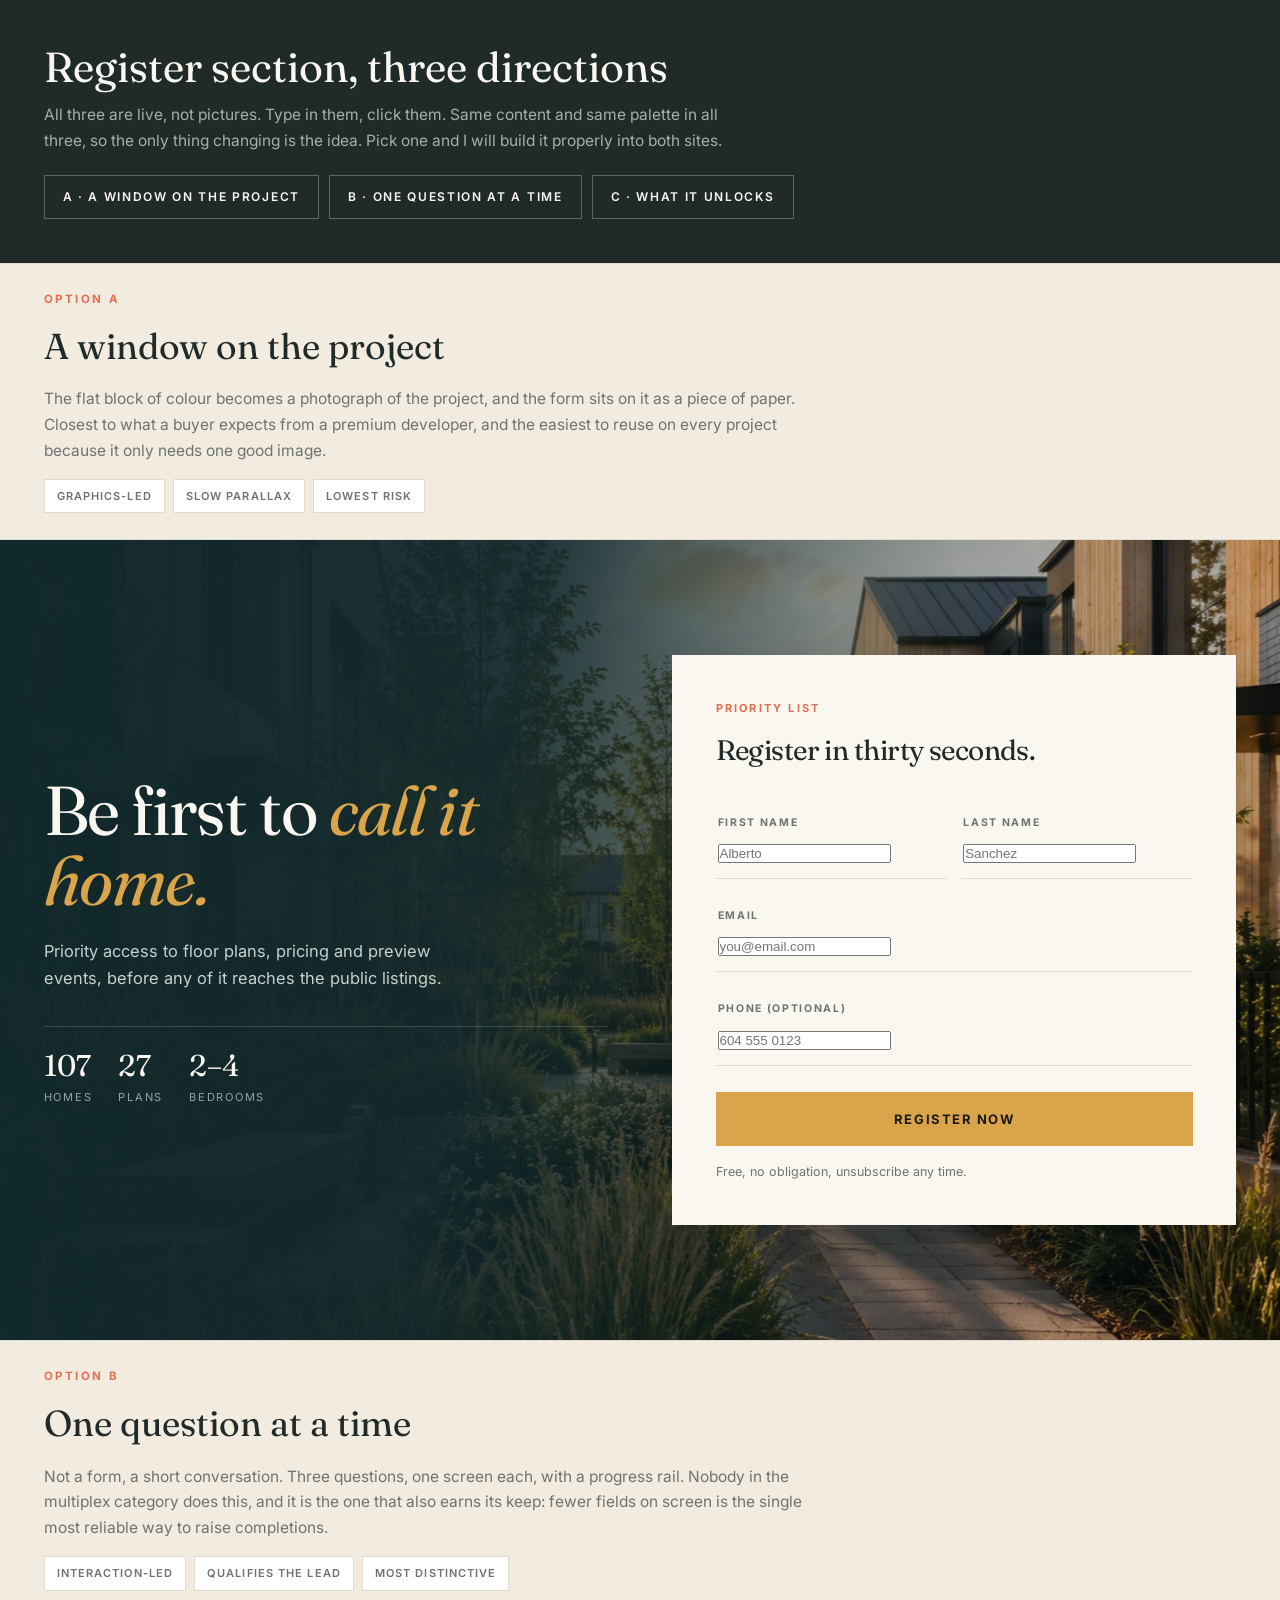
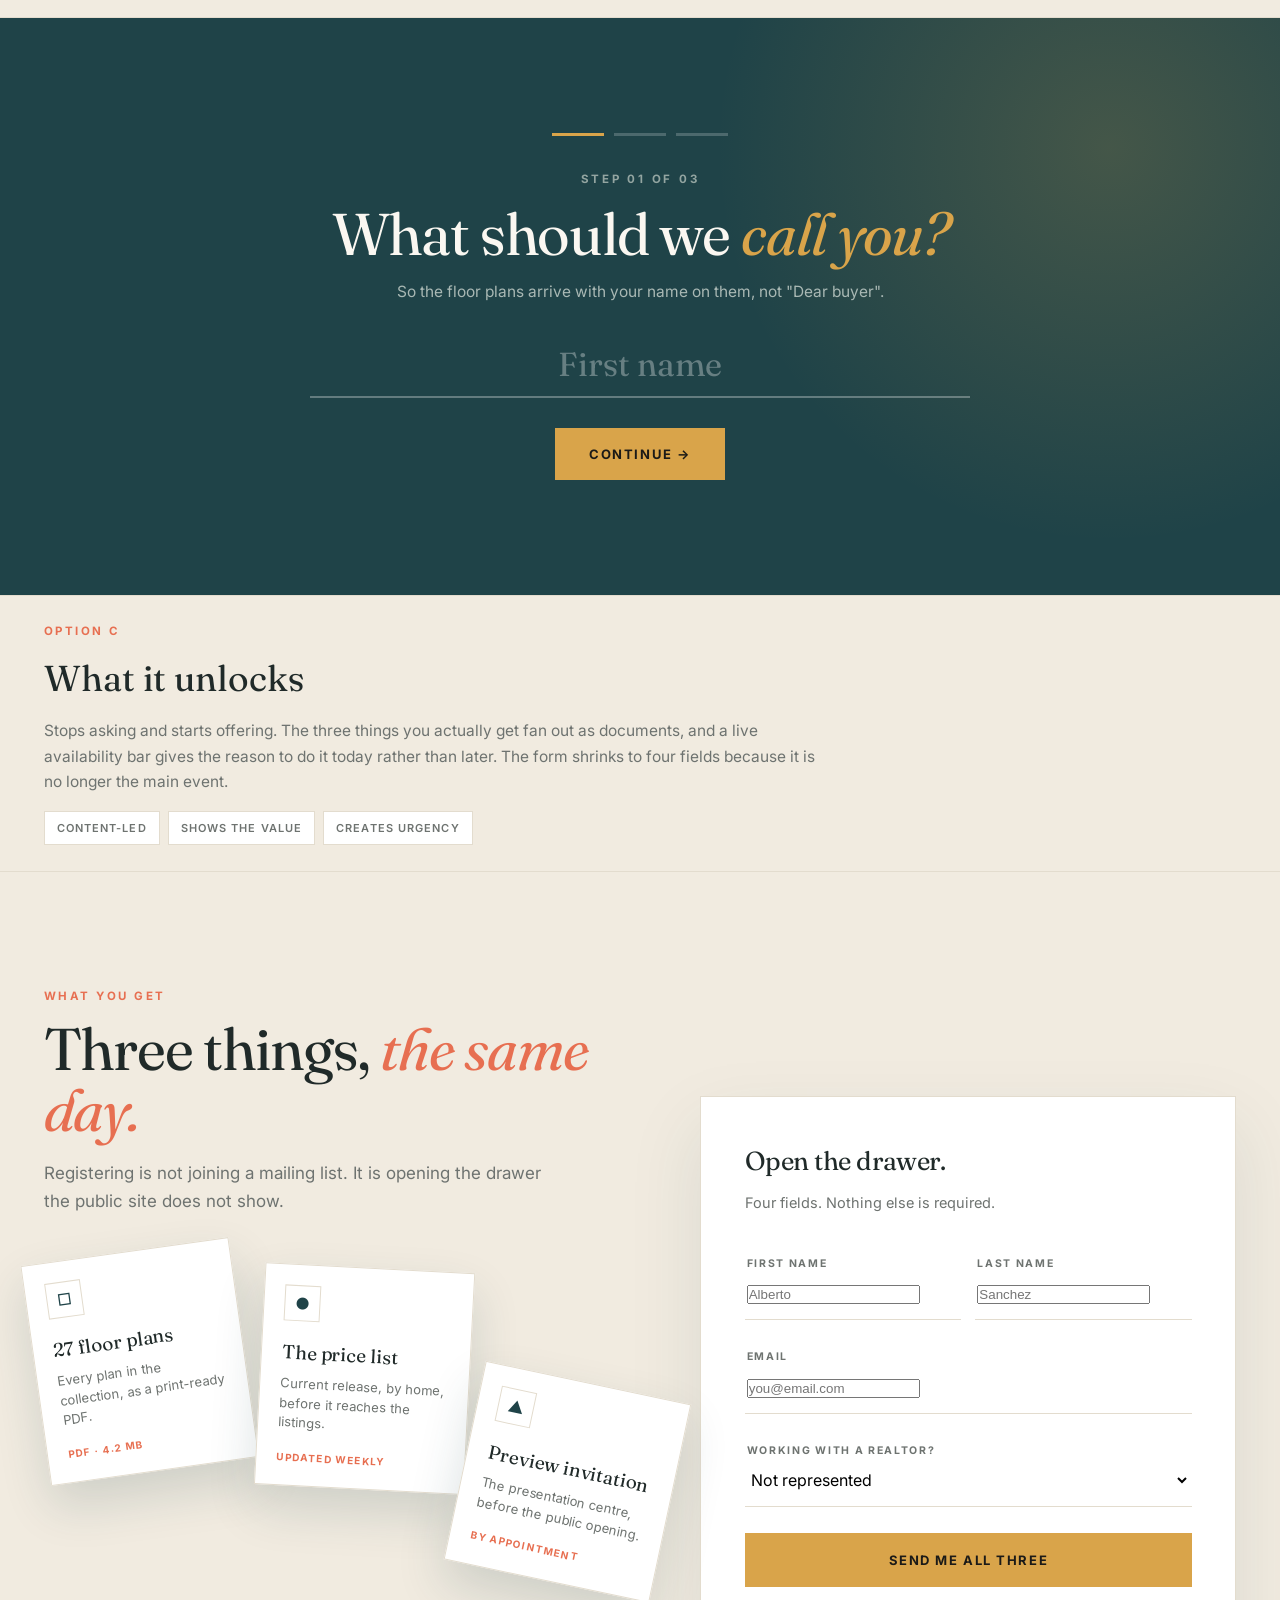
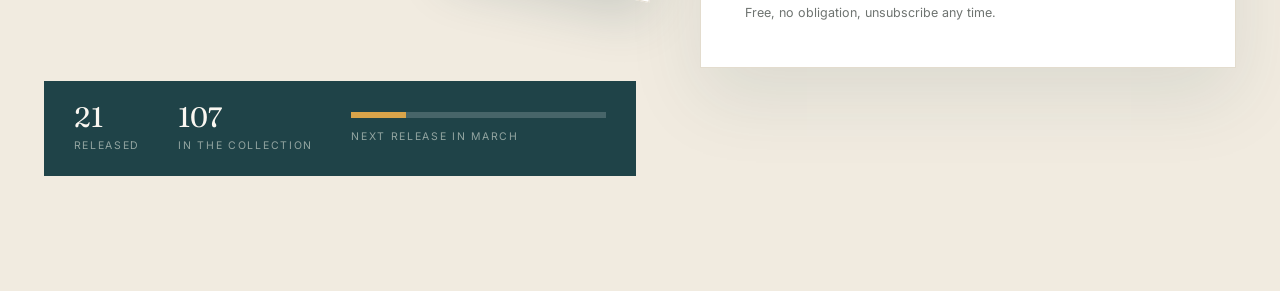
<file: register-options/index.html>
<!DOCTYPE html>
<html lang="en">
<head>
<meta charset="UTF-8">
<meta name="viewport" content="width=device-width, initial-scale=1, viewport-fit=cover">
<meta name="theme-color" content="#1F4348">
<title>Register section: three options | Culmena</title>
<link rel="icon" href="../assets/favicon.svg" type="image/svg+xml">
<link rel="preconnect" href="https://fonts.googleapis.com">
<link rel="preconnect" href="https://fonts.gstatic.com" crossorigin>
<link href="https://fonts.googleapis.com/css2?family=Fraunces:ital,opsz,wght@0,9..144,300..700;1,9..144,300..700&family=Inter:wght@400;500;600;700;800&display=swap" rel="stylesheet">
<style>
:root{
  --forest:#1F4348; --forest-2:#2E5E63; --ink:#202A29; --cream:#FAF7F1;
  --sand:#F1EBE0; --line:#E3DCCE; --terra:#E76F51; --amber:#D9A44A; --muted:#6E7370;
  --shell:1600px; --gutter:clamp(20px,3.4vw,56px);
}
*{box-sizing:border-box;margin:0;padding:0}
html{scroll-behavior:smooth}
body{font-family:'Inter',system-ui,sans-serif;background:var(--cream);color:var(--ink);
  font-size:17px;line-height:1.65;-webkit-font-smoothing:antialiased;overflow-x:hidden}
img{max-width:100%;display:block}
.display{font-family:'Fraunces',Georgia,serif;font-weight:400;letter-spacing:-.02em}
.display i{font-style:italic;color:var(--terra)}
.wrap{width:100%;max-width:var(--shell);margin-inline:auto;padding-inline:var(--gutter)}

/* ---------- chrome de la pagina de comparacion ---------- */
.top{background:var(--ink);color:var(--cream);padding:clamp(26px,4vw,44px) 0}
.top h1{font-family:'Fraunces',serif;font-weight:400;font-size:clamp(26px,3.4vw,42px);line-height:1.1}
.top p{color:#A7AFAC;margin-top:12px;max-width:70ch;font-size:15.5px}
.jump{display:flex;gap:10px;flex-wrap:wrap;margin-top:22px}
.jump a{text-decoration:none;color:var(--cream);border:1px solid rgba(255,255,255,.28);
  padding:11px 18px;font-size:12px;font-weight:600;letter-spacing:.14em;text-transform:uppercase;
  transition:background .3s,border-color .3s}
.jump a:hover{background:var(--cream);color:var(--ink);border-color:var(--cream)}
.label{background:var(--sand);border-top:1px solid var(--line);border-bottom:1px solid var(--line);
  padding:26px 0}
.label .n{font-size:11.5px;font-weight:700;letter-spacing:.22em;text-transform:uppercase;color:var(--terra)}
.label h2{font-family:'Fraunces',serif;font-weight:400;font-size:clamp(24px,3vw,36px);margin-top:8px}
.label p{color:var(--muted);margin-top:10px;max-width:78ch;font-size:15.5px}
.label .tags{display:flex;gap:8px;flex-wrap:wrap;margin-top:16px}
.label .tags span{font-size:11px;letter-spacing:.1em;text-transform:uppercase;font-weight:600;
  border:1px solid var(--line);background:#fff;padding:7px 12px;color:var(--muted)}

/* ---------- comunes de formulario ---------- */
.fld{position:relative}
.fld input,.fld select{width:100%;font-family:inherit;font-size:16px;color:inherit;
  background:transparent;border:0;outline:0}
.btn-amber{background:var(--amber);color:#1B1A17;border:0;font-family:inherit;font-size:13px;
  font-weight:700;letter-spacing:.12em;text-transform:uppercase;padding:19px 26px;cursor:pointer;
  transition:transform .35s cubic-bezier(.2,.7,.2,1),box-shadow .35s,background .3s;width:100%}
.btn-amber:hover{background:#E4B461;transform:translateY(-2px);box-shadow:0 14px 30px rgba(217,164,74,.32)}
.legal{font-size:12.5px;color:var(--muted);line-height:1.6}

/* ================= OPCION A — VENTANA AL PROYECTO ================= */
.a{position:relative;background:var(--forest);color:var(--cream);overflow:hidden;
  padding:clamp(70px,9vw,140px) 0}
.a .bg{position:absolute;inset:0;z-index:0}
.a .bg img{width:100%;height:112%;object-fit:cover;position:absolute;top:-6%;left:0;
  transform:scale(1.04);will-change:transform}
.a .bg::after{content:"";position:absolute;inset:0;
  background:linear-gradient(100deg,#12292C 0%,rgba(18,41,44,.94) 38%,rgba(18,41,44,.35) 68%,rgba(18,41,44,.1) 100%)}
.a .in{position:relative;z-index:2;display:grid;grid-template-columns:1fr 1fr;
  gap:clamp(30px,5vw,90px);align-items:center}
.a h2{font-family:'Fraunces',serif;font-weight:400;font-size:clamp(38px,5.4vw,80px);line-height:1.02}
.a h2 i{font-style:italic;color:var(--amber)}
.a .lede{margin-top:22px;color:#C7D2CE;max-width:44ch;font-size:16.5px}
.a .meta{margin-top:34px;padding-top:24px;border-top:1px solid rgba(255,255,255,.16);
  display:grid;grid-template-columns:repeat(3,auto);gap:26px;justify-content:start}
.a .meta b{display:block;font-family:'Fraunces',serif;font-weight:400;font-size:30px;line-height:1}
.a .meta small{display:block;font-size:11px;letter-spacing:.16em;text-transform:uppercase;
  color:#93A5A1;margin-top:7px}
.card{background:var(--cream);color:var(--ink);padding:clamp(28px,3.4vw,46px);
  box-shadow:0 40px 90px rgba(8,20,22,.44)}
.card .eyebrow{font-size:11px;font-weight:700;letter-spacing:.2em;text-transform:uppercase;color:var(--terra)}
.card h3{font-family:'Fraunces',serif;font-weight:400;font-size:clamp(22px,2.2vw,30px);margin-top:10px}
.grid2{display:grid;grid-template-columns:1fr 1fr;gap:14px;margin-top:26px}
.grid2 .full{grid-column:1/-1}
/* Campo con linea, no caja: se lee menos formulario y mas papel */
.line-fld{border-bottom:1px solid var(--line);padding:14px 2px 12px;transition:border-color .3s}
.line-fld:focus-within{border-color:var(--forest)}
.line-fld label{display:block;font-size:10.5px;font-weight:700;letter-spacing:.16em;
  text-transform:uppercase;color:var(--muted);margin-bottom:7px}
.a .btn-amber{margin-top:26px}
.a .legal{margin-top:16px}
@media(max-width:960px){.a .in{grid-template-columns:1fr}.a .meta{grid-template-columns:repeat(3,1fr)}}

/* ================= OPCION B — PASO A PASO ================= */
.b{background:var(--forest);color:var(--cream);padding:clamp(70px,9vw,140px) 0;position:relative;overflow:hidden}
.b .glow{position:absolute;width:900px;height:900px;border-radius:50%;right:-280px;top:-320px;
  background:radial-gradient(circle,rgba(217,164,74,.20),transparent 62%);pointer-events:none}
.b .in{position:relative;z-index:2;max-width:940px;margin-inline:auto;text-align:center}
.b .rail{display:flex;gap:10px;justify-content:center;margin-bottom:34px}
.b .rail span{width:52px;height:3px;background:rgba(255,255,255,.2);transition:background .5s}
.b .rail span.on{background:var(--amber)}
.b .stepno{font-size:11.5px;font-weight:700;letter-spacing:.24em;text-transform:uppercase;color:#93A5A1}
.b .q{font-family:'Fraunces',serif;font-weight:400;font-size:clamp(32px,4.6vw,64px);line-height:1.06;
  margin-top:14px}
.b .q i{font-style:italic;color:var(--amber)}
.b .hint{color:#A9B8B4;margin-top:14px;font-size:15.5px}
.b .stage{position:relative;min-height:250px;margin-top:34px}
.b .step{position:absolute;inset:0;opacity:0;transform:translateY(22px);pointer-events:none;
  transition:opacity .5s ease,transform .5s cubic-bezier(.2,.7,.2,1)}
.b .step.on{opacity:1;transform:none;pointer-events:auto;position:relative}
.b .row{display:flex;gap:12px;justify-content:center;flex-wrap:wrap;max-width:660px;margin:0 auto}
.b .big-input{flex:1;min-width:240px;background:transparent;border:0;border-bottom:2px solid rgba(255,255,255,.3);
  color:var(--cream);font-family:'Fraunces',serif;font-size:clamp(22px,2.6vw,34px);
  padding:12px 4px;text-align:center;outline:0;transition:border-color .35s}
.b .big-input::placeholder{color:rgba(255,255,255,.32)}
.b .big-input:focus{border-color:var(--amber)}
.b .opts{display:flex;gap:12px;justify-content:center;flex-wrap:wrap}
.b .opt{background:transparent;color:var(--cream);border:1px solid rgba(255,255,255,.3);
  font-family:inherit;font-size:14px;font-weight:600;padding:16px 26px;cursor:pointer;
  transition:background .3s,border-color .3s,color .3s,transform .3s}
.b .opt:hover{transform:translateY(-3px);border-color:var(--amber)}
.b .opt.on{background:var(--amber);border-color:var(--amber);color:#1B1A17}
.b .next{margin-top:30px;display:inline-flex;align-items:center;gap:12px;background:var(--amber);
  color:#1B1A17;border:0;font-family:inherit;font-size:13px;font-weight:700;letter-spacing:.12em;
  text-transform:uppercase;padding:18px 34px;cursor:pointer;transition:transform .35s,box-shadow .35s}
.b .next:hover{transform:translateY(-2px);box-shadow:0 14px 30px rgba(217,164,74,.3)}
.b .done{display:none;text-align:center}
.b .done.on{display:block;animation:pop .6s cubic-bezier(.2,.7,.2,1) both}
@keyframes pop{from{opacity:0;transform:scale(.94)}to{opacity:1;transform:none}}
.b .tick{width:66px;height:66px;border-radius:50%;border:2px solid var(--amber);color:var(--amber);
  display:grid;place-items:center;font-size:30px;margin:0 auto 22px}
.b .legal{color:#8FA09C;margin-top:26px}

/* ================= OPCION C — LO QUE DESBLOQUEAS ================= */
.c{background:var(--sand);padding:clamp(70px,9vw,140px) 0}
.c .in{display:grid;grid-template-columns:1.05fr .95fr;gap:clamp(34px,5vw,86px);align-items:center}
.c .eyebrow{font-size:11.5px;font-weight:700;letter-spacing:.22em;text-transform:uppercase;color:var(--terra)}
.c h2{font-family:'Fraunces',serif;font-weight:400;font-size:clamp(34px,4.6vw,62px);line-height:1.04;margin-top:12px}
.c h2 i{font-style:italic;color:var(--terra)}
.c .lede{color:var(--muted);margin-top:18px;max-width:46ch}
/* Las tres cartas se abren en abanico al entrar en pantalla */
/* The third card is rotated 12deg, so it hangs lower than its own box: the
   height has to clear the rotated corner or it sits on the availability bar. */
.fan{position:relative;height:392px;margin-top:40px}
.fan .doc{position:absolute;left:0;top:0;width:210px;background:#fff;border:1px solid var(--line);
  box-shadow:0 22px 48px rgba(31,67,72,.16);padding:20px;transform-origin:bottom left;
  transform:rotate(0deg) translateY(0);opacity:0;
  transition:transform .85s cubic-bezier(.2,.75,.2,1),opacity .6s ease}
.fan.in .doc{opacity:1}
.fan.in .doc:nth-child(1){transform:rotate(-8deg) translate(6px,10px)}
.fan.in .doc:nth-child(2){transform:rotate(3deg) translate(210px,-4px)}
.fan.in .doc:nth-child(3){transform:rotate(12deg) translate(412px,16px)}
.fan .doc:nth-child(2){transition-delay:.12s}
.fan .doc:nth-child(3){transition-delay:.24s}
.fan .doc .ic{width:36px;height:36px;border:1px solid var(--line);display:grid;place-items:center;
  color:var(--forest);font-size:16px}
.fan .doc b{display:block;font-family:'Fraunces',serif;font-weight:400;font-size:19px;margin-top:16px}
.fan .doc small{display:block;color:var(--muted);font-size:13px;margin-top:6px;line-height:1.5}
.fan .doc .tag{margin-top:16px;font-size:10px;font-weight:700;letter-spacing:.14em;
  text-transform:uppercase;color:var(--terra)}
.avail{margin-top:34px;background:var(--forest);color:var(--cream);padding:22px clamp(20px,2.4vw,30px);
  display:flex;gap:clamp(18px,3vw,44px);flex-wrap:wrap;align-items:center}
.avail div b{display:block;font-family:'Fraunces',serif;font-weight:400;font-size:28px;line-height:1}
.avail div small{display:block;font-size:10.5px;letter-spacing:.16em;text-transform:uppercase;
  color:#93A5A1;margin-top:6px}
.avail .bar{flex:1;min-width:150px}
.avail .track{height:6px;background:rgba(255,255,255,.18);overflow:hidden}
.avail .fill{height:100%;width:0;background:var(--amber);transition:width 1.6s cubic-bezier(.2,.7,.2,1)}
.c .formcard{background:#fff;border:1px solid var(--line);padding:clamp(28px,3.4vw,44px);
  box-shadow:0 30px 70px rgba(31,67,72,.10)}
.c .formcard h3{font-family:'Fraunces',serif;font-weight:400;font-size:26px}
.c .formcard .sub{color:var(--muted);font-size:14.5px;margin-top:8px}
@media(max-width:1040px){.c .in{grid-template-columns:1fr}
  .fan{height:260px}
  .fan.in .doc:nth-child(1){transform:rotate(-6deg) translate(2px,6px)}
  .fan.in .doc:nth-child(2){transform:rotate(2deg) translate(30%,0)}
  .fan.in .doc:nth-child(3){transform:rotate(9deg) translate(62%,10px)}}
@media(max-width:640px){.grid2{grid-template-columns:1fr}.fan .doc{width:170px}}
</style>
</head>
<body>

<div class="top">
  <div class="wrap">
    <h1>Register section, three directions</h1>
    <p>All three are live, not pictures. Type in them, click them. Same content and same palette in
       all three, so the only thing changing is the idea. Pick one and I will build it properly into
       both sites.</p>
    <div class="jump">
      <a href="#a">A · A window on the project</a>
      <a href="#b">B · One question at a time</a>
      <a href="#c">C · What it unlocks</a>
    </div>
  </div>
</div>

<!-- ============ A ============ -->
<div class="label" id="a">
  <div class="wrap">
    <div class="n">Option A</div>
    <h2>A window on the project</h2>
    <p>The flat block of colour becomes a photograph of the project, and the form sits on it as a
       piece of paper. Closest to what a buyer expects from a premium developer, and the easiest to
       reuse on every project because it only needs one good image.</p>
    <div class="tags"><span>Graphics-led</span><span>Slow parallax</span><span>Lowest risk</span></div>
  </div>
</div>
<section class="a">
  <div class="bg"><img src="../assets/img/03-courtyard.webp" alt="" aria-hidden="true"></div>
  <div class="wrap in">
    <div>
      <h2 class="display">Be first to <i>call it home.</i></h2>
      <p class="lede">Priority access to floor plans, pricing and preview events, before any of it
         reaches the public listings.</p>
      <div class="meta">
        <div><b>107</b><small>Homes</small></div>
        <div><b>27</b><small>Plans</small></div>
        <div><b>2&ndash;4</b><small>Bedrooms</small></div>
      </div>
    </div>
    <form class="card" data-demo>
      <div class="eyebrow">Priority list</div>
      <h3 class="display">Register in thirty seconds.</h3>
      <div class="grid2">
        <div class="line-fld"><label>First name</label><input placeholder="Alberto" required></div>
        <div class="line-fld"><label>Last name</label><input placeholder="Sanchez" required></div>
        <div class="line-fld full"><label>Email</label><input type="email" placeholder="you@email.com" required></div>
        <div class="line-fld full"><label>Phone (optional)</label><input type="tel" placeholder="604 555 0123"></div>
      </div>
      <button class="btn-amber" type="submit">Register now</button>
      <p class="legal">Free, no obligation, unsubscribe any time.</p>
    </form>
  </div>
</section>

<!-- ============ B ============ -->
<div class="label" id="b">
  <div class="wrap">
    <div class="n">Option B</div>
    <h2>One question at a time</h2>
    <p>Not a form, a short conversation. Three questions, one screen each, with a progress rail.
       Nobody in the multiplex category does this, and it is the one that also earns its keep:
       fewer fields on screen is the single most reliable way to raise completions.</p>
    <div class="tags"><span>Interaction-led</span><span>Qualifies the lead</span><span>Most distinctive</span></div>
  </div>
</div>
<section class="b">
  <div class="glow"></div>
  <div class="wrap in">
    <div id="bForm">
      <div class="rail"><span class="on"></span><span></span><span></span></div>
      <div class="stage">

        <div class="step on" data-step="1">
          <div class="stepno">Step 01 of 03</div>
          <div class="q display">What should we <i>call you?</i></div>
          <p class="hint">So the floor plans arrive with your name on them, not "Dear buyer".</p>
          <div class="row" style="margin-top:26px">
            <input class="big-input" placeholder="First name" id="bName">
          </div>
          <button class="next" type="button" data-next>Continue &rarr;</button>
        </div>

        <div class="step" data-step="2">
          <div class="stepno">Step 02 of 03</div>
          <div class="q display">How many <i>bedrooms?</i></div>
          <p class="hint">We will only send you the plans that fit.</p>
          <div class="opts" style="margin-top:26px">
            <button class="opt" type="button" data-pick>Two</button>
            <button class="opt" type="button" data-pick>Three</button>
            <button class="opt" type="button" data-pick>Four</button>
            <button class="opt" type="button" data-pick>Still deciding</button>
          </div>
          <button class="next" type="button" data-next>Continue &rarr;</button>
        </div>

        <div class="step" data-step="3">
          <div class="stepno">Step 03 of 03</div>
          <div class="q display">Where do we <i>send them?</i></div>
          <p class="hint">One email with the plans, then only when something real changes.</p>
          <div class="row" style="margin-top:26px">
            <input class="big-input" type="email" placeholder="you@email.com" id="bMail">
          </div>
          <button class="next" type="button" data-next>Send me the plans &rarr;</button>
          <p class="legal">Free, no obligation, unsubscribe any time.</p>
        </div>

      </div>
    </div>

    <div class="done" id="bDone">
      <div class="tick">&#10003;</div>
      <div class="q display">You are on the <i>list.</i></div>
      <p class="hint" id="bMsg">The plans are on their way.</p>
      <button class="next" type="button" id="bReset">Run it again</button>
    </div>
  </div>
</section>

<!-- ============ C ============ -->
<div class="label" id="c">
  <div class="wrap">
    <div class="n">Option C</div>
    <h2>What it unlocks</h2>
    <p>Stops asking and starts offering. The three things you actually get fan out as documents,
       and a live availability bar gives the reason to do it today rather than later. The form
       shrinks to four fields because it is no longer the main event.</p>
    <div class="tags"><span>Content-led</span><span>Shows the value</span><span>Creates urgency</span></div>
  </div>
</div>
<section class="c">
  <div class="wrap in">
    <div>
      <div class="eyebrow">What you get</div>
      <h2 class="display">Three things, <i>the same day.</i></h2>
      <p class="lede">Registering is not joining a mailing list. It is opening the drawer the public
         site does not show.</p>

      <div class="fan" id="fan">
        <div class="doc">
          <div class="ic">&#9633;</div>
          <b>27 floor plans</b>
          <small>Every plan in the collection, as a print-ready PDF.</small>
          <div class="tag">PDF &middot; 4.2 MB</div>
        </div>
        <div class="doc">
          <div class="ic">&#9679;</div>
          <b>The price list</b>
          <small>Current release, by home, before it reaches the listings.</small>
          <div class="tag">Updated weekly</div>
        </div>
        <div class="doc">
          <div class="ic">&#9650;</div>
          <b>Preview invitation</b>
          <small>The presentation centre, before the public opening.</small>
          <div class="tag">By appointment</div>
        </div>
      </div>

      <div class="avail">
        <div><b id="cSold">0</b><small>Released</small></div>
        <div><b>107</b><small>In the collection</small></div>
        <div class="bar">
          <div class="track"><div class="fill" id="cFill"></div></div>
          <small style="display:block;margin-top:10px;font-size:10.5px;letter-spacing:.16em;
                 text-transform:uppercase;color:#93A5A1">Next release in March</small>
        </div>
      </div>
    </div>

    <form class="formcard" data-demo>
      <h3 class="display">Open the drawer.</h3>
      <p class="sub">Four fields. Nothing else is required.</p>
      <div class="grid2">
        <div class="line-fld"><label>First name</label><input placeholder="Alberto" required></div>
        <div class="line-fld"><label>Last name</label><input placeholder="Sanchez" required></div>
        <div class="line-fld full"><label>Email</label><input type="email" placeholder="you@email.com" required></div>
        <div class="line-fld full"><label>Working with a realtor?</label>
          <select style="border:0;background:transparent;font-family:inherit;font-size:16px;width:100%;outline:0">
            <option>Not represented</option><option>Yes, represented</option><option>I am a realtor</option>
          </select>
        </div>
      </div>
      <button class="btn-amber" type="submit" style="margin-top:26px">Send me all three</button>
      <p class="legal" style="margin-top:16px">Free, no obligation, unsubscribe any time.</p>
    </form>
  </div>
</section>

<script>
/* demo: ningun formulario envia nada */
document.querySelectorAll('form[data-demo]').forEach(f =>
  f.addEventListener('submit', e => { e.preventDefault(); alert('Demo only, no data is sent.'); }));

/* ---- A: parallax lento sobre la foto ---- */
const aBg = document.querySelector('.a .bg img');
if (aBg) {
  const sec = document.querySelector('.a');
  addEventListener('scroll', () => {
    const r = sec.getBoundingClientRect();
    if (r.bottom < 0 || r.top > innerHeight) return;
    const p = (innerHeight - r.top) / (innerHeight + r.height);
    aBg.style.transform = `scale(1.06) translateY(${(p - .5) * 46}px)`;
  }, { passive: true });
}

/* ---- B: el paso a paso ---- */
{
  const steps = [...document.querySelectorAll('.b .step')];
  const rail  = [...document.querySelectorAll('.b .rail span')];
  const form  = document.getElementById('bForm');
  const done  = document.getElementById('bDone');
  let i = 0;
  const show = n => {
    steps.forEach((s, k) => s.classList.toggle('on', k === n));
    rail.forEach((s, k) => s.classList.toggle('on', k <= n));
    const inp = steps[n].querySelector('input');
    if (inp) setTimeout(() => inp.focus({ preventScroll: true }), 380);
  };
  document.querySelectorAll('.b [data-pick]').forEach(b =>
    b.addEventListener('click', () => {
      b.parentElement.querySelectorAll('.opt').forEach(o => o.classList.remove('on'));
      b.classList.add('on');
    }));
  document.querySelectorAll('.b [data-next]').forEach(b =>
    b.addEventListener('click', () => {
      if (i < steps.length - 1) { i++; show(i); return; }
      const name = (document.getElementById('bName').value || '').trim();
      document.getElementById('bMsg').textContent = name
        ? `${name}, the plans are on their way.` : 'The plans are on their way.';
      form.style.display = 'none'; done.classList.add('on');
    }));
  /* Enter avanza, que es la mitad de la gracia de un formulario asi */
  document.querySelectorAll('.b .big-input').forEach(inp =>
    inp.addEventListener('keydown', e => {
      if (e.key === 'Enter') { e.preventDefault(); inp.closest('.step').querySelector('[data-next]').click(); }
    }));
  document.getElementById('bReset').addEventListener('click', () => {
    i = 0; show(0); done.classList.remove('on'); form.style.display = '';
    document.querySelectorAll('.b .big-input').forEach(x => x.value = '');
    document.querySelectorAll('.b .opt').forEach(o => o.classList.remove('on'));
  });
}

/* ---- C: abanico y contador al entrar en pantalla ---- */
{
  const fan = document.getElementById('fan');
  const io = new IntersectionObserver(es => es.forEach(e => {
    if (!e.isIntersecting) return;
    fan.classList.add('in');
    document.getElementById('cFill').style.width = '21.5%';
    const el = document.getElementById('cSold'), target = 23, t0 = performance.now();
    const tick = now => {
      const p = Math.min((now - t0) / 1400, 1);
      el.textContent = Math.round(target * (1 - Math.pow(1 - p, 3)));
      if (p < 1) requestAnimationFrame(tick);
    };
    requestAnimationFrame(tick);
    io.disconnect();
  }), { threshold: .3 });
  io.observe(fan);
}
</script>
</body>
</html>
</file>
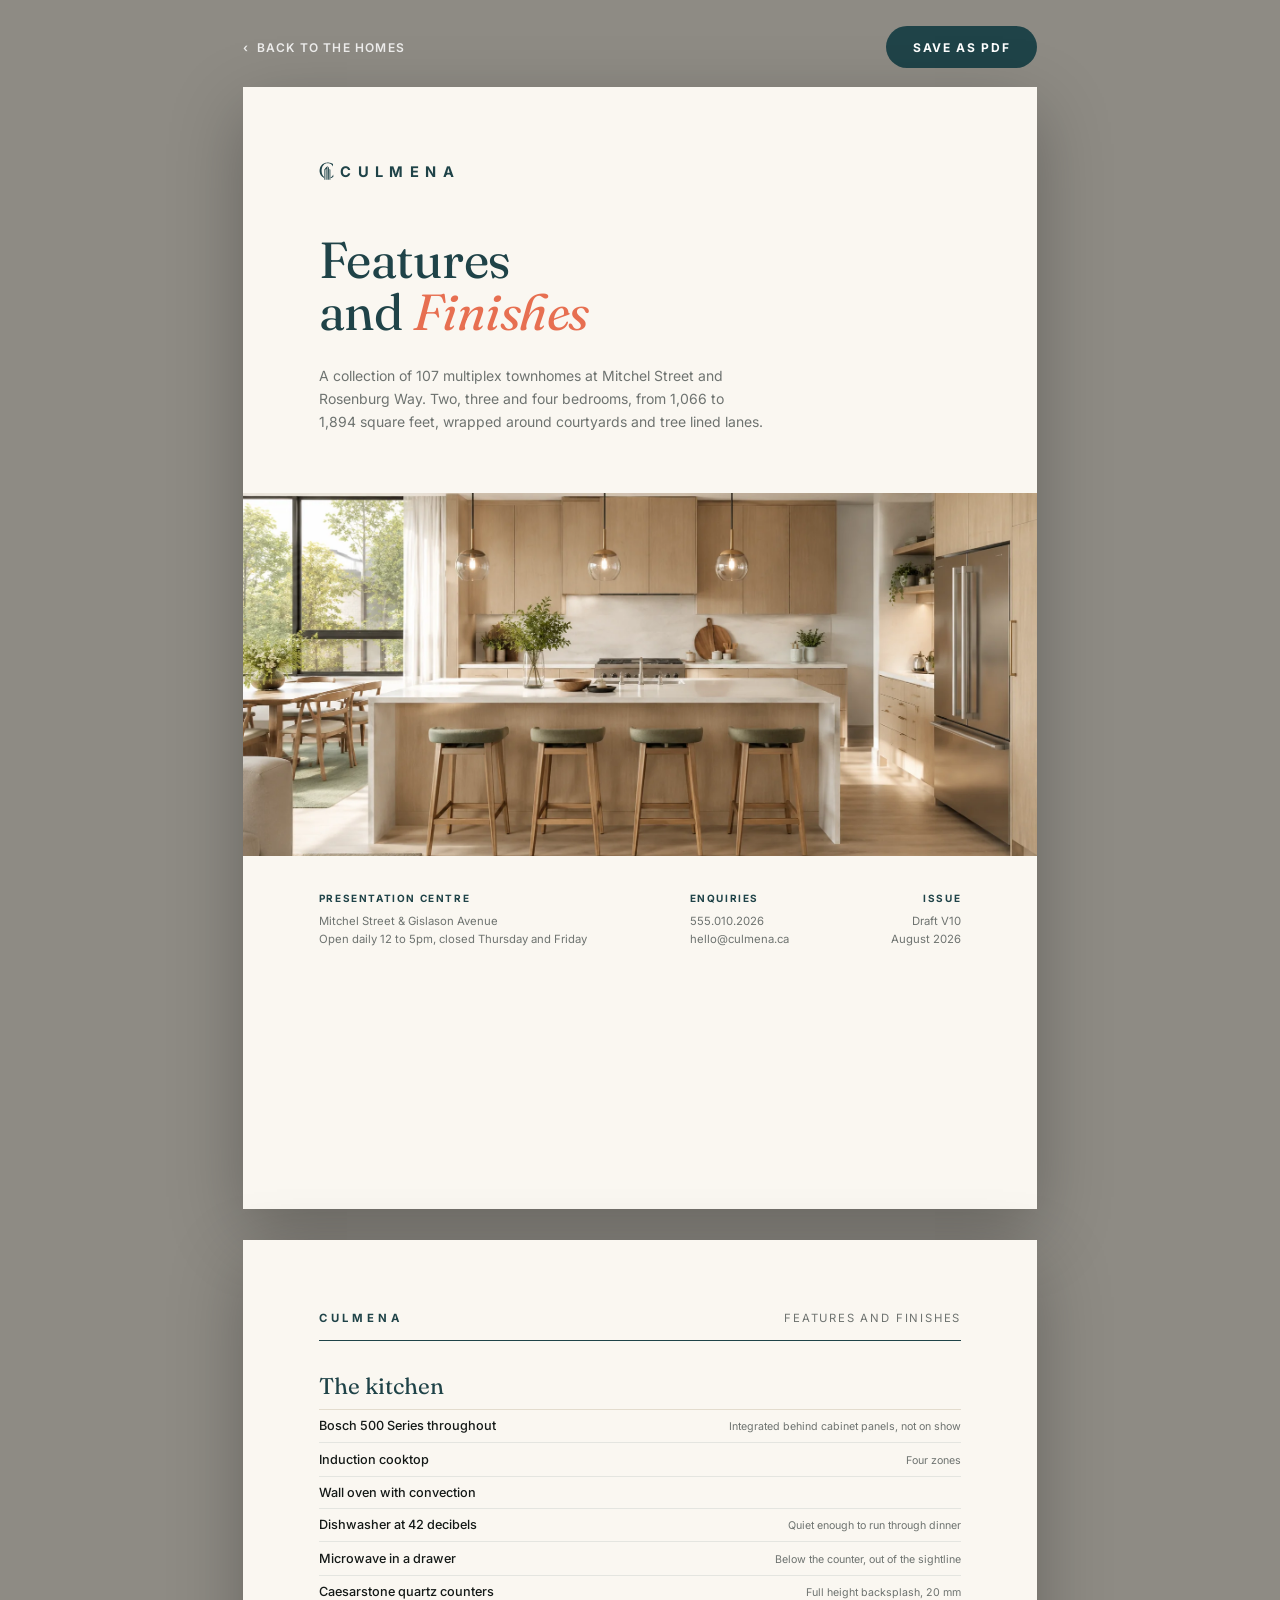
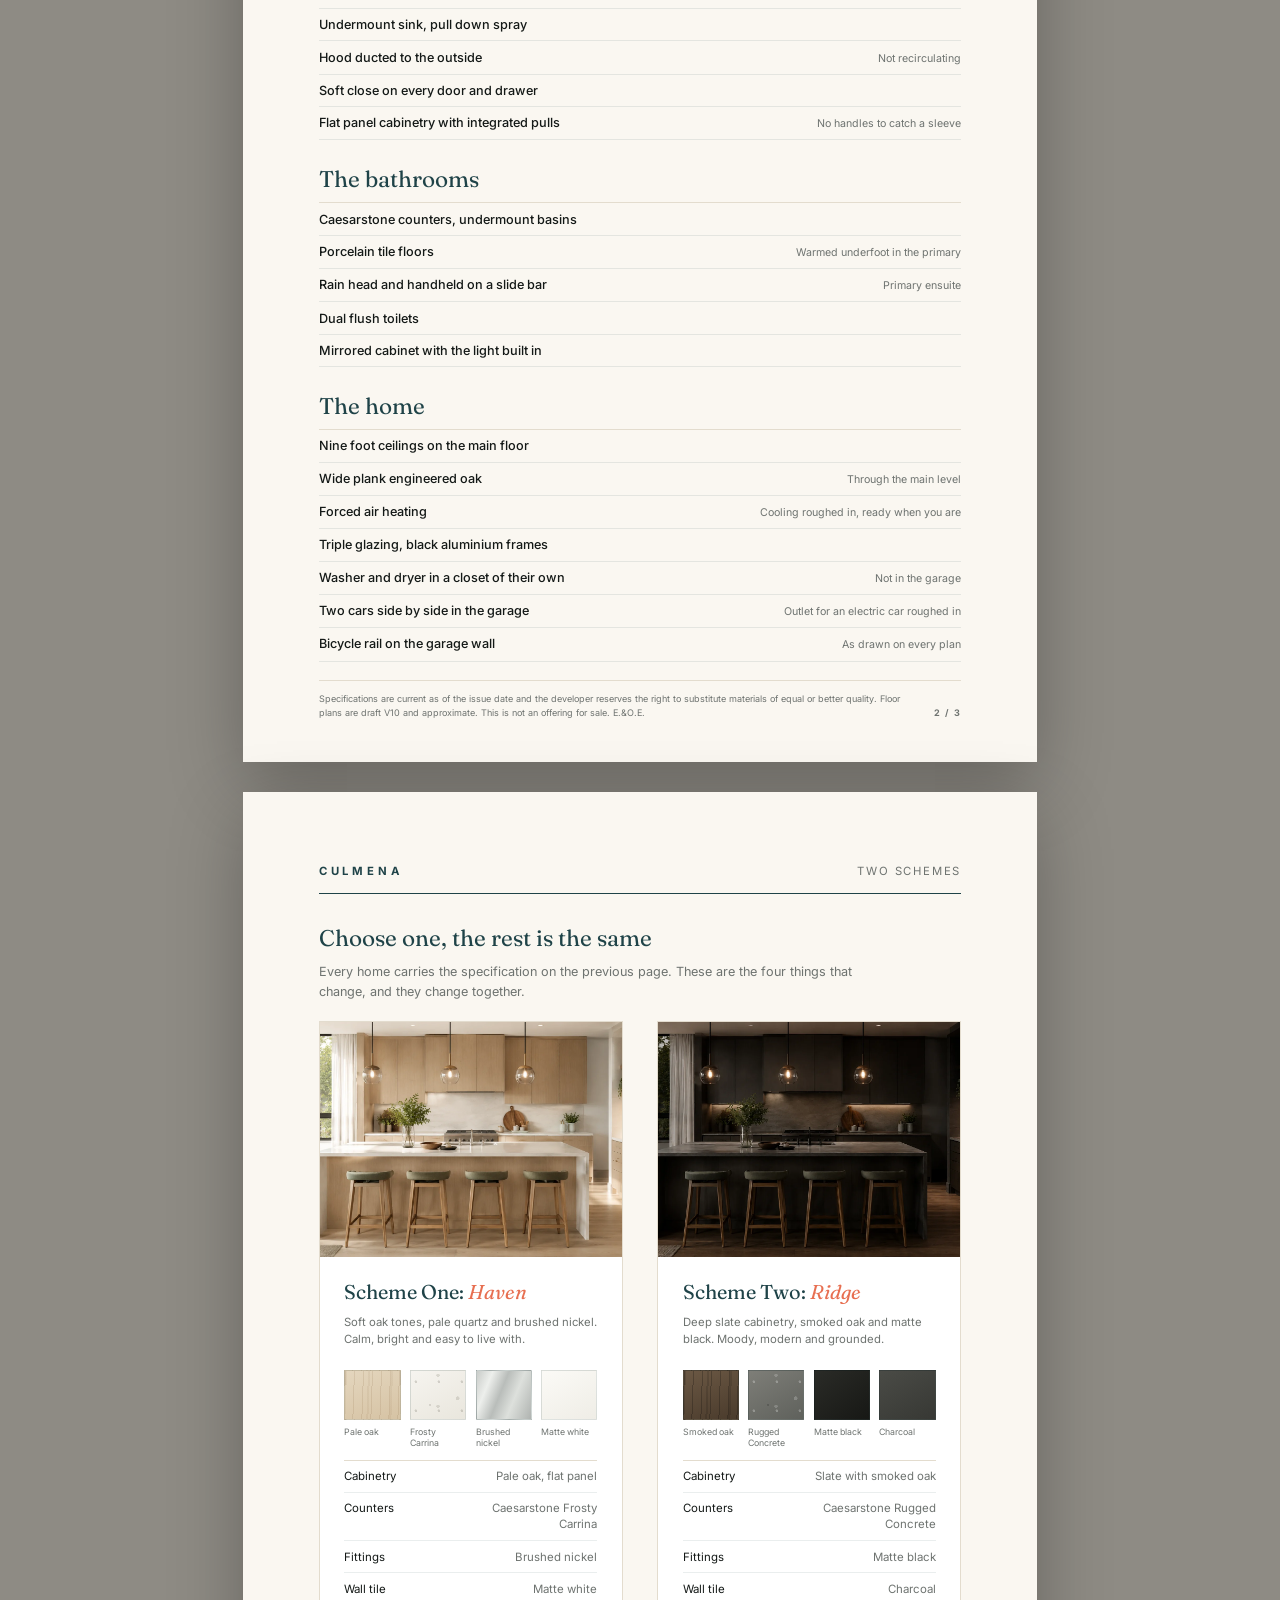
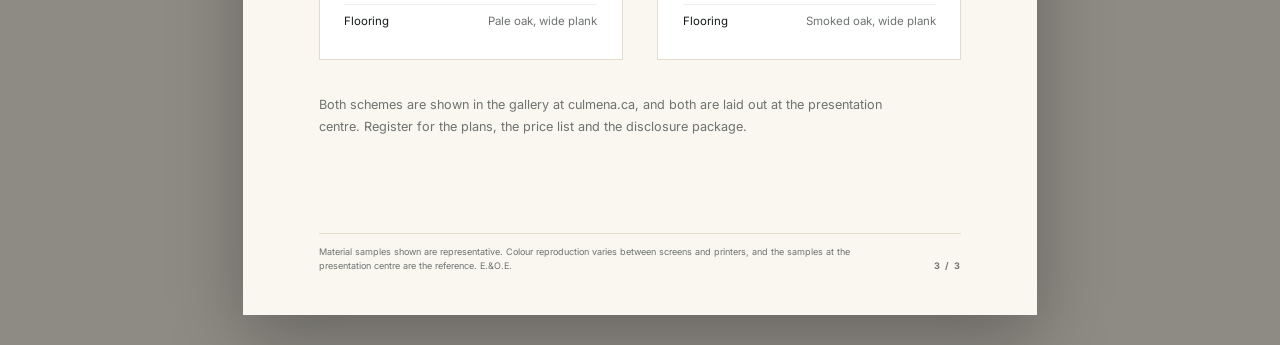
<file: features.html>
<!DOCTYPE html>
<html lang="en">
<head>
<meta charset="utf-8">
<meta name="viewport" content="width=device-width, initial-scale=1">
<title>Features and Finishes | Culmena</title>
<meta name="description" content="The full specification for every home at Culmena, in your choice of two schemes. Bosch appliances, Caesarstone counters and wide plank oak.">
<link rel="icon" href="assets/favicon.svg" type="image/svg+xml">
<meta name="theme-color" content="#8E8B84">
<link rel="preconnect" href="https://fonts.googleapis.com">
<link rel="preconnect" href="https://fonts.gstatic.com" crossorigin>
<link href="https://fonts.googleapis.com/css2?family=Fraunces:ital,opsz,wght@0,9..144,300..600;1,9..144,300..600&family=Inter:wght@400;500;600;700&display=swap" rel="stylesheet">
<style>
/* ============================================================
   Culmena, features and finishes, print sheet.
   Laid out in millimetres against A4 rather than in pixels against a viewport,
   because the only place this ends up is a PDF and a printer. Open it and use
   the browser's own print to PDF: margins are already inside the page, so set
   margins to none and background graphics on.
   The web section has a Haven and Ridge toggle. Paper cannot toggle, so the
   lines that differ are set as two columns and the buyer reads both at once.
   ============================================================ */
:root{
  --forest:#1F4348; --terra:#E76F51; --amber:#D9A44A;
  --cream:#FAF7F1; --sand:#F1EBE0; --line:#E3DCCE; --muted:#6E7370; --ink:#141917;
  --display:'Fraunces',Georgia,serif; --sans:'Inter',system-ui,sans-serif;
}
*{box-sizing:border-box}
html,body{margin:0;padding:0;background:#8E8B84;font-family:var(--sans);color:var(--ink);
  -webkit-print-color-adjust:exact;print-color-adjust:exact}

.sheet{width:210mm;min-height:297mm;padding:19mm 20mm 16mm;background:var(--cream);
  margin:0 auto 8mm;position:relative;overflow:hidden;
  box-shadow:0 6mm 18mm rgba(0,0,0,.28)}

/* ---------- cover ---------- */
.cover{padding:0;display:flex;flex-direction:column}
.cover .top{padding:20mm 20mm 0}
.wordmark{font-family:var(--sans);font-weight:700;font-size:11pt;letter-spacing:.44em;
  text-transform:uppercase;color:var(--forest)}
.cover h1{font-family:var(--display);font-weight:400;font-size:38pt;line-height:1.02;
  letter-spacing:-.01em;margin:14mm 0 0;color:var(--forest)}
.cover h1 i{font-style:italic;color:var(--terra)}
.cover .sub{margin-top:7mm;font-size:10.5pt;line-height:1.65;color:var(--muted);max-width:118mm}
.cover .shot{margin-top:12mm;height:96mm;width:100%;overflow:hidden;position:relative}
.cover .shot img{width:100%;height:100%;object-fit:cover;display:block}
.cover .foot{padding:9mm 20mm 0;display:flex;justify-content:space-between;
  gap:10mm;font-size:8.5pt;line-height:1.6;color:var(--muted)}
.cover .foot b{display:block;font-family:var(--sans);font-weight:700;font-size:7.5pt;
  letter-spacing:.16em;text-transform:uppercase;color:var(--forest);margin-bottom:1.6mm}

/* ---------- running head ---------- */
.head{display:flex;justify-content:space-between;align-items:baseline;
  padding-bottom:4mm;border-bottom:1.2px solid var(--forest)}
.head .l{font-weight:700;font-size:8.5pt;letter-spacing:.34em;text-transform:uppercase;color:var(--forest)}
.head .r{font-size:8.5pt;letter-spacing:.16em;text-transform:uppercase;color:var(--muted)}

/* ---------- the list ---------- */
h2.band{font-family:var(--display);font-weight:400;font-size:17pt;color:var(--forest);
  margin:6.5mm 0 2.5mm}
h2.band:first-of-type{margin-top:8mm}
.rows{border-top:1px solid var(--line)}
.row{display:flex;justify-content:space-between;align-items:baseline;gap:8mm;
  padding:1.9mm 0;border-bottom:1px solid rgba(31,67,72,.10)}
.row b{font-weight:500;font-size:9.5pt;line-height:1.35}
.row span{flex:none;max-width:46%;text-align:right;font-size:8pt;line-height:1.4;color:var(--muted)}

/* ---------- the two schemes ---------- */
.schemes{display:grid;grid-template-columns:1fr 1fr;gap:9mm;margin-top:5mm}
.scheme{border:1px solid var(--line);background:#fff;overflow:hidden}
.scheme .pic{height:62mm;overflow:hidden}
.scheme .pic img{width:100%;height:100%;object-fit:cover;display:block}
.scheme .in{padding:6mm 6.5mm 6mm}
.scheme h3{font-family:var(--display);font-weight:400;font-size:15pt;color:var(--forest);margin:0}
.scheme h3 i{font-style:italic;color:var(--terra)}
/* Both blurbs are held to the same three lines. In a comparison the two columns
   have to start their swatches on the same line or the eye stops trusting it. */
.scheme p{margin:2.5mm 0 0;font-size:8.5pt;line-height:1.55;color:var(--muted);min-height:13mm}
.chips{display:grid;grid-template-columns:repeat(4,1fr);gap:2.5mm;margin-top:2mm}
.chip i{display:block;height:13mm;border:1px solid rgba(31,67,72,.12)}
.chip em{display:block;font-style:normal;font-size:6.6pt;line-height:1.3;color:var(--muted);
  margin-top:1.6mm;min-height:6mm}
.slist{margin-top:3mm;border-top:1px solid var(--line)}
.slist div{display:flex;justify-content:space-between;gap:4mm;padding:2mm 0;
  border-bottom:1px solid rgba(31,67,72,.09);font-size:8.6pt;line-height:1.4}
.slist div:last-child{border-bottom:0}
.slist i{font-style:normal;color:var(--muted);text-align:right;flex:none;max-width:52%}

/* Grain, speckle and sheen. Five speckle layers on prime tile sizes, because
   even and similar sizes line up and the stone reads as a dot grid. */
.oak-pale{background:
  repeating-linear-gradient(92deg,rgba(120,86,48,.13) 0 1px,transparent 1px 9px),
  repeating-linear-gradient(92deg,rgba(120,86,48,.07) 0 2px,transparent 2px 23px),
  linear-gradient(160deg,#E4D6BE,#D6C3A4)}
.oak-smoked{background:
  repeating-linear-gradient(92deg,rgba(0,0,0,.22) 0 1px,transparent 1px 9px),
  repeating-linear-gradient(92deg,rgba(0,0,0,.12) 0 2px,transparent 2px 23px),
  linear-gradient(160deg,#6B5844,#4A3B2C)}
.q-light{background:
  radial-gradient(circle at 21% 37%,rgba(146,142,130,.34) 0 1.1px,transparent 1.5px),
  radial-gradient(circle at 73% 14%,rgba(146,142,130,.26) 0 1.5px,transparent 1.9px),
  radial-gradient(circle at 47% 79%,rgba(120,116,104,.22) 0 .9px,transparent 1.2px),
  radial-gradient(circle at 88% 58%,rgba(146,142,130,.28) 0 1.7px,transparent 2.1px),
  radial-gradient(circle at 12% 88%,rgba(120,116,104,.18) 0 1.2px,transparent 1.6px),
  linear-gradient(150deg,#F6F4EF,#E9E6DD)}
.q-dark{background:
  radial-gradient(circle at 21% 37%,rgba(255,255,255,.26) 0 1.1px,transparent 1.5px),
  radial-gradient(circle at 73% 14%,rgba(255,255,255,.18) 0 1.5px,transparent 1.9px),
  radial-gradient(circle at 47% 79%,rgba(0,0,0,.16) 0 .9px,transparent 1.2px),
  radial-gradient(circle at 88% 58%,rgba(255,255,255,.20) 0 1.7px,transparent 2.1px),
  radial-gradient(circle at 12% 88%,rgba(0,0,0,.13) 0 1.2px,transparent 1.6px),
  linear-gradient(150deg,#7E7E78,#5F615C)}
.q-light,.q-dark{background-size:23px 29px,37px 31px,41px 43px,53px 47px,59px 61px,100% 100%}
.nickel{background:linear-gradient(112deg,#C9CCC9 0%,#EDEFEC 22%,#B9BDBA 44%,#DDE0DC 66%,#AFB3B0 100%)}
.black{background:linear-gradient(140deg,#2A2B27,#171815)}
.tile-w{background:linear-gradient(150deg,#FBFAF6,#EFEDE6)}
.tile-c{background:linear-gradient(150deg,#4A4B46,#373834)}

.note{position:absolute;left:20mm;right:20mm;bottom:11mm;display:flex;
  justify-content:space-between;align-items:flex-end;gap:8mm;
  font-size:6.8pt;line-height:1.55;color:var(--muted);
  border-top:1px solid var(--line);padding-top:3mm}
.note .pg{flex:none;font-weight:700;letter-spacing:.16em}

/* Screen furniture, declared before the print block so the print block can
   switch it off: same specificity, so whichever is written last wins. */
.bar{max-width:210mm;margin:7mm auto 5mm;display:flex;justify-content:space-between;
  align-items:center;gap:6mm}
.back{font-size:9pt;letter-spacing:.1em;text-transform:uppercase;font-weight:600;
  color:#fff;text-decoration:none;opacity:.85}
.back:hover{opacity:1}
.save{border:0;cursor:pointer;background:var(--forest);color:#fff;font-family:var(--sans);
  font-size:9pt;font-weight:700;letter-spacing:.14em;text-transform:uppercase;
  padding:3.5mm 7mm;border-radius:999px}
.save:hover{background:#2E5E63}

/* Only the page shows when printing. The grey desk and the drop shadow are for
   reading it on screen and would otherwise ink the whole sheet. */
@page{size:A4;margin:0}
/* An A4 page is 794 CSS pixels wide and a phone is 390, so on a narrow screen
   the sheet was twice the width of the window. Reflowing it was not an option:
   the whole point is that what you see is the page that prints. So it is scaled
   to the window instead. zoom takes lengths, so the ratio of the viewport to
   the page width is the scale, and unlike a transform it reflows the layout
   rather than leaving the original box behind for the scrollbar to find. */
@media screen and (max-width:840px){
  body{zoom:calc(100vw / 210mm)}
}

@media print{
  html,body{background:#fff}
  .sheet{margin:0;box-shadow:none;break-after:page;page-break-after:always}
  .sheet:last-child{break-after:auto;page-break-after:auto}
  .bar{display:none}
}
</style>
</head>
<body>

<!-- Screen only. The sheet is already laid out against A4 with its margins
     inside the page, so the browser's own print to PDF produces the file: no
     second copy of this document to keep in step with the first. -->
<div class="bar">
  <a class="back" id="back" href="homes.html">&#8249;&ensp;Back to the homes</a>
  <button type="button" class="save" onclick="window.print()">Save as PDF</button>
</div>
<script>
/* The sheet is reached in two ways and the left control has to mean the right
   thing in both. Opened in its own tab from the homes page there is nothing
   behind it, so "back" would send this tab to a page the other tab is already
   showing; it becomes "close" instead. Opened directly, by a link or a search
   result, back to the homes is exactly right.
   close() is refused by some browsers when the tab was not script opened, so if
   the tab is still here a moment later we fall back to navigating. */
(function () {
  var back = document.getElementById("back");
  if (history.length > 1) return;
  back.innerHTML = "Close&ensp;&#10005;";
  back.href = "#";
  back.addEventListener("click", function (e) {
    e.preventDefault();
    window.close();
    setTimeout(function () { location.href = "homes.html"; }, 250);
  });
})();
</script>

<!-- ============ 1 · COVER ============ -->
<section class="sheet cover">
  <div class="top">
    <div class="wordmark"><svg style="height:1.25em;width:auto;vertical-align:-.22em;margin-right:.45em" aria-hidden="true" xmlns="http://www.w3.org/2000/svg" viewBox="0 0 604.000000 748.000000" fill="currentColor"><g transform="translate(0.000000,748.000000) scale(0.100000,-0.100000)"
fill="currentColor" stroke="none">
<path d="M3295 7234 c-16 -2 -93 -11 -170 -20 -77 -8 -177 -24 -222 -35 -45
-10 -92 -19 -103 -19 -34 0 -288 -71 -350 -98 -19 -8 -48 -18 -65 -23 -135
-37 -422 -167 -560 -255 -38 -24 -81 -49 -95 -56 -69 -35 -300 -202 -391 -282
-25 -23 -78 -70 -118 -105 -80 -71 -287 -301 -341 -380 -19 -29 -53 -76 -75
-106 -51 -70 -86 -126 -134 -217 -22 -40 -51 -93 -64 -118 -51 -90 -87 -163
-87 -177 0 -8 -9 -31 -19 -51 -35 -68 -61 -132 -61 -150 0 -9 -8 -39 -19 -67
-35 -96 -53 -150 -65 -210 -7 -33 -18 -80 -24 -105 -30 -120 -51 -232 -57
-298 -4 -41 -13 -104 -21 -140 -15 -75 -19 -667 -4 -757 4 -27 13 -88 20 -135
7 -47 21 -124 31 -171 10 -48 19 -99 19 -114 0 -15 9 -59 21 -98 44 -155 62
-213 75 -242 16 -36 41 -107 55 -155 12 -38 162 -350 189 -390 9 -14 28 -43
42 -65 82 -129 147 -225 178 -260 20 -22 52 -60 72 -85 171 -214 541 -528 782
-663 28 -16 62 -36 76 -45 51 -33 193 -102 210 -102 32 0 37 24 43 195 l6 170
-133 130 c-118 115 -177 185 -319 378 -21 29 -45 66 -53 82 -8 17 -28 50 -44
75 -16 25 -33 52 -37 60 -3 8 -15 26 -25 39 -10 13 -18 32 -18 42 0 9 -18 53
-39 96 -55 109 -121 265 -121 283 0 8 -8 37 -19 65 -35 94 -61 180 -61 201 0
12 -7 41 -16 65 -8 24 -20 71 -25 104 -5 33 -16 89 -24 125 -38 167 -63 475
-66 792 -1 159 16 522 25 537 3 4 12 61 21 125 8 65 21 138 29 164 8 26 19 74
24 107 23 134 63 283 98 363 8 18 14 40 14 48 0 17 30 93 66 169 13 28 24 55
24 61 0 12 59 128 107 209 16 28 39 70 51 95 12 25 51 86 86 135 36 50 75 105
88 123 50 72 163 192 278 297 67 61 136 124 154 140 81 77 461 297 561 325 55
16 130 41 164 56 18 8 68 21 110 29 42 8 101 20 131 26 212 41 288 49 477 48
270 -1 610 -51 715 -105 15 -8 35 -14 45 -14 16 0 131 -43 179 -67 10 -6 42
-21 69 -34 56 -27 145 -76 179 -99 12 -8 44 -28 70 -45 148 -93 354 -274 465
-410 89 -108 221 -284 221 -293 0 -4 6 -14 12 -20 11 -11 42 -64 107 -183 24
-44 46 -63 66 -55 13 5 15 66 15 480 l0 475 -61 41 c-34 23 -76 47 -93 55 -17
8 -44 24 -61 35 -44 29 -312 160 -327 160 -7 0 -26 9 -43 20 -16 11 -38 20
-48 20 -10 0 -32 7 -50 17 -18 9 -45 20 -62 24 -16 4 -68 22 -115 39 -47 16
-112 37 -145 45 -86 20 -143 35 -200 53 -46 14 -78 20 -262 52 -238 41 -772
65 -958 44z M3413 5837 c-35 -45 -38 -48 -218 -246 -66 -73 -140 -156 -163
-184 -24 -29 -67 -77 -96 -107 -29 -30 -65 -71 -80 -90 -16 -19 -61 -69 -100
-111 -39 -42 -116 -127 -171 -189 -55 -62 -129 -145 -165 -184 -36 -40 -80
-90 -99 -111 -19 -22 -56 -63 -83 -92 l-48 -52 2 -2133 3 -2133 200 0 200 0 5
2061 5 2062 81 88 c44 49 96 107 115 128 18 22 64 73 102 114 37 42 67 78 67
82 0 13 41 19 45 7 2 -7 6 -1025 7 -2263 3 -1882 6 -2254 17 -2268 12 -14 39
-16 225 -14 l211 3 3 2838 c2 2697 1 2837 -15 2837 -10 0 -33 -20 -50 -43z
M3725 5498 c-3 -7 -4 -1201 -3 -2653 l3 -2640 159 -3 c88 -1 163 1 168 6 8 8
11 564 23 3696 l4 1280 -167 163 c-168 164 -179 173 -187 151z M4297 4643
c-15 -14 -8 -4420 7 -4432 9 -8 65 -11 177 -9 l164 3 0 2068 0 2068 -156 154
c-143 143 -174 167 -192 148z M5781 2295 c-12 -31 -21 -61 -21 -67 0 -42 -163
-329 -275 -486 -130 -182 -412 -423 -610 -522 -88 -44 -93 -54 -91 -196 3
-134 9 -146 61 -121 20 9 44 17 54 17 10 0 38 9 62 20 24 11 55 20 69 20 14 0
39 9 55 20 17 11 36 20 43 20 7 0 68 26 135 59 67 32 133 63 147 70 46 21 159
86 172 99 6 6 15 12 19 12 9 0 114 71 187 125 l52 39 0 473 c0 460 -1 473 -19
473 -15 0 -25 -15 -40 -55z"/>
</g></svg>Culmena</div>
    <h1>Features<br>and <i>Finishes</i></h1>
    <p class="sub">A collection of 107 multiplex townhomes at Mitchel Street and Rosenburg Way.
       Two, three and four bedrooms, from 1,066 to 1,894 square feet, wrapped around
       courtyards and tree lined lanes.</p>
  </div>
  <div class="shot"><img src="assets/img/04-kitchen-light-scheme.webp" alt="Kitchen, Haven scheme"></div>
  <div class="foot">
    <div><b>Presentation Centre</b>Mitchel Street &amp; Gislason Avenue<br>Open daily 12 to 5pm, closed Thursday and Friday</div>
    <div><b>Enquiries</b>555.010.2026<br>hello@culmena.ca</div>
    <div style="text-align:right"><b>Issue</b>Draft V10<br>August 2026</div>
  </div>
</section>

<!-- ============ 2 · THE SPECIFICATION ============ -->
<section class="sheet">
  <div class="head"><div class="l">Culmena</div><div class="r">Features and Finishes</div></div>

  <h2 class="band">The kitchen</h2>
  <div class="rows">
    <div class="row"><b>Bosch 500 Series throughout</b><span>Integrated behind cabinet panels, not on show</span></div>
    <div class="row"><b>Induction cooktop</b><span>Four zones</span></div>
    <div class="row"><b>Wall oven with convection</b><span></span></div>
    <div class="row"><b>Dishwasher at 42 decibels</b><span>Quiet enough to run through dinner</span></div>
    <div class="row"><b>Microwave in a drawer</b><span>Below the counter, out of the sightline</span></div>
    <div class="row"><b>Caesarstone quartz counters</b><span>Full height backsplash, 20 mm</span></div>
    <div class="row"><b>Undermount sink, pull down spray</b><span></span></div>
    <div class="row"><b>Hood ducted to the outside</b><span>Not recirculating</span></div>
    <div class="row"><b>Soft close on every door and drawer</b><span></span></div>
    <div class="row"><b>Flat panel cabinetry with integrated pulls</b><span>No handles to catch a sleeve</span></div>
  </div>

  <h2 class="band">The bathrooms</h2>
  <div class="rows">
    <div class="row"><b>Caesarstone counters, undermount basins</b><span></span></div>
    <div class="row"><b>Porcelain tile floors</b><span>Warmed underfoot in the primary</span></div>
    <div class="row"><b>Rain head and handheld on a slide bar</b><span>Primary ensuite</span></div>
    <div class="row"><b>Dual flush toilets</b><span></span></div>
    <div class="row"><b>Mirrored cabinet with the light built in</b><span></span></div>
  </div>

  <h2 class="band">The home</h2>
  <div class="rows">
    <div class="row"><b>Nine foot ceilings on the main floor</b><span></span></div>
    <div class="row"><b>Wide plank engineered oak</b><span>Through the main level</span></div>
    <div class="row"><b>Forced air heating</b><span>Cooling roughed in, ready when you are</span></div>
    <div class="row"><b>Triple glazing, black aluminium frames</b><span></span></div>
    <div class="row"><b>Washer and dryer in a closet of their own</b><span>Not in the garage</span></div>
    <div class="row"><b>Two cars side by side in the garage</b><span>Outlet for an electric car roughed in</span></div>
    <div class="row"><b>Bicycle rail on the garage wall</b><span>As drawn on every plan</span></div>
  </div>

  <div class="note">
    <div>Specifications are current as of the issue date and the
      developer reserves the right to substitute materials of equal or better quality. Floor plans are
      draft V10 and approximate. This is not an offering for sale. E.&amp;O.E.</div>
    <div class="pg">2 / 3</div>
  </div>
</section>

<!-- ============ 3 · THE SCHEMES ============ -->
<section class="sheet">
  <div class="head"><div class="l">Culmena</div><div class="r">Two schemes</div></div>

  <h2 class="band">Choose one, the rest is the same</h2>
  <p style="margin:0 0 2mm;font-size:9.5pt;line-height:1.6;color:var(--muted);max-width:150mm">
    Every home carries the specification on the previous page. These are the four things
    that change, and they change together.</p>

  <div class="schemes">
    <div class="scheme">
      <div class="pic"><img src="assets/img/04-kitchen-light-scheme.webp" alt="Haven scheme kitchen"></div>
      <div class="in">
      <h3>Scheme One: <i>Haven</i></h3>
      <p>Soft oak tones, pale quartz and brushed nickel. Calm, bright and easy to live with.</p>
      <div class="chips">
        <div class="chip"><i class="oak-pale"></i><em>Pale oak</em></div>
        <div class="chip"><i class="q-light"></i><em>Frosty Carrina</em></div>
        <div class="chip"><i class="nickel"></i><em>Brushed nickel</em></div>
        <div class="chip"><i class="tile-w"></i><em>Matte white</em></div>
      </div>
      <div class="slist">
        <div><span>Cabinetry</span><i>Pale oak, flat panel</i></div>
        <div><span>Counters</span><i>Caesarstone Frosty Carrina</i></div>
        <div><span>Fittings</span><i>Brushed nickel</i></div>
        <div><span>Wall tile</span><i>Matte white</i></div>
        <div><span>Flooring</span><i>Pale oak, wide plank</i></div>
      </div>
      </div>
    </div>

    <div class="scheme">
      <div class="pic"><img src="assets/img/05-kitchen-dark-scheme.webp" alt="Ridge scheme kitchen"></div>
      <div class="in">
      <h3>Scheme Two: <i>Ridge</i></h3>
      <p>Deep slate cabinetry, smoked oak and matte black. Moody, modern and grounded.</p>
      <div class="chips">
        <div class="chip"><i class="oak-smoked"></i><em>Smoked oak</em></div>
        <div class="chip"><i class="q-dark"></i><em>Rugged Concrete</em></div>
        <div class="chip"><i class="black"></i><em>Matte black</em></div>
        <div class="chip"><i class="tile-c"></i><em>Charcoal</em></div>
      </div>
      <div class="slist">
        <div><span>Cabinetry</span><i>Slate with smoked oak</i></div>
        <div><span>Counters</span><i>Caesarstone Rugged Concrete</i></div>
        <div><span>Fittings</span><i>Matte black</i></div>
        <div><span>Wall tile</span><i>Charcoal</i></div>
        <div><span>Flooring</span><i>Smoked oak, wide plank</i></div>
      </div>
      </div>
    </div>
  </div>

  <p style="margin-top:9mm;font-size:9.5pt;line-height:1.7;color:var(--muted);max-width:150mm">
    Both schemes are shown in the gallery at culmena.ca, and both are laid out at the
    presentation centre. Register for the plans, the price list and the disclosure package.</p>

  <div class="note">
    <div>Material samples shown are representative. Colour reproduction varies between screens and
      printers, and the samples at the presentation centre are the reference. E.&amp;O.E.</div>
    <div class="pg">3 / 3</div>
  </div>
</section>

</body>
</html>
</file>
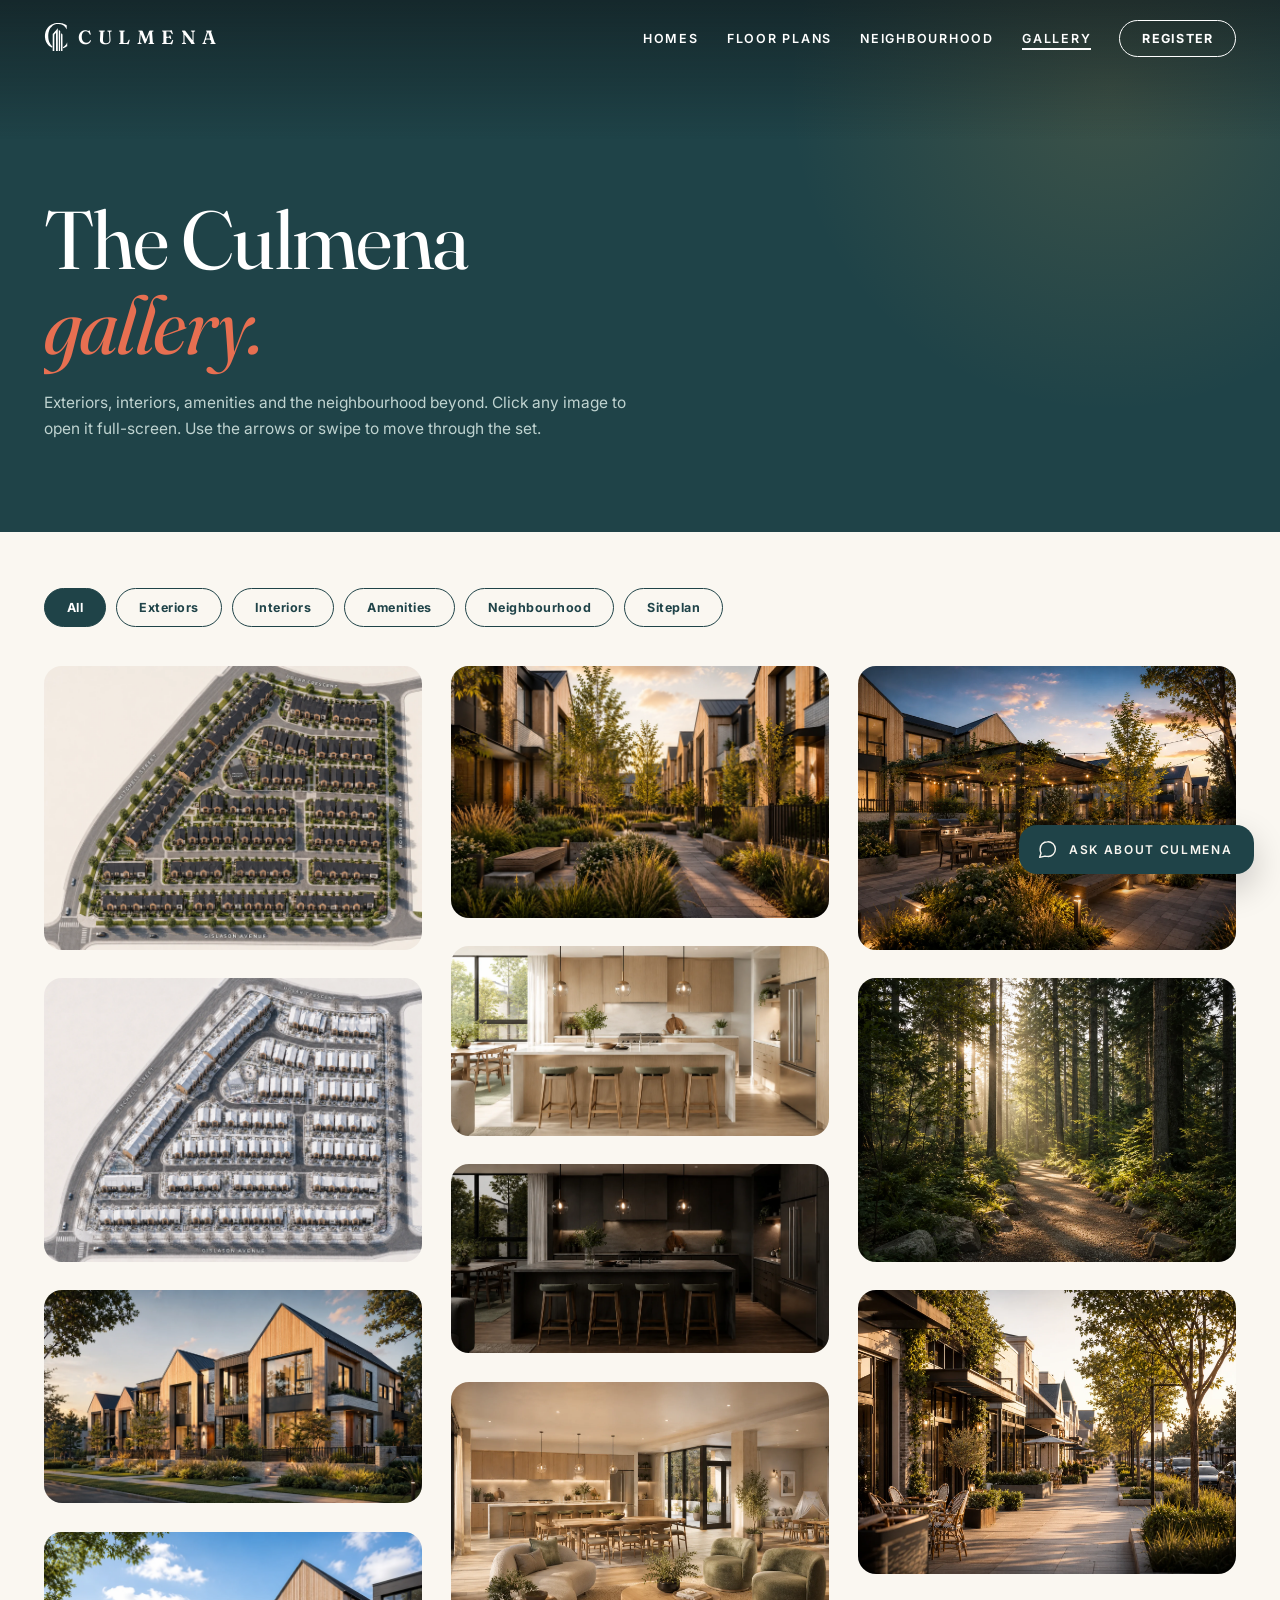
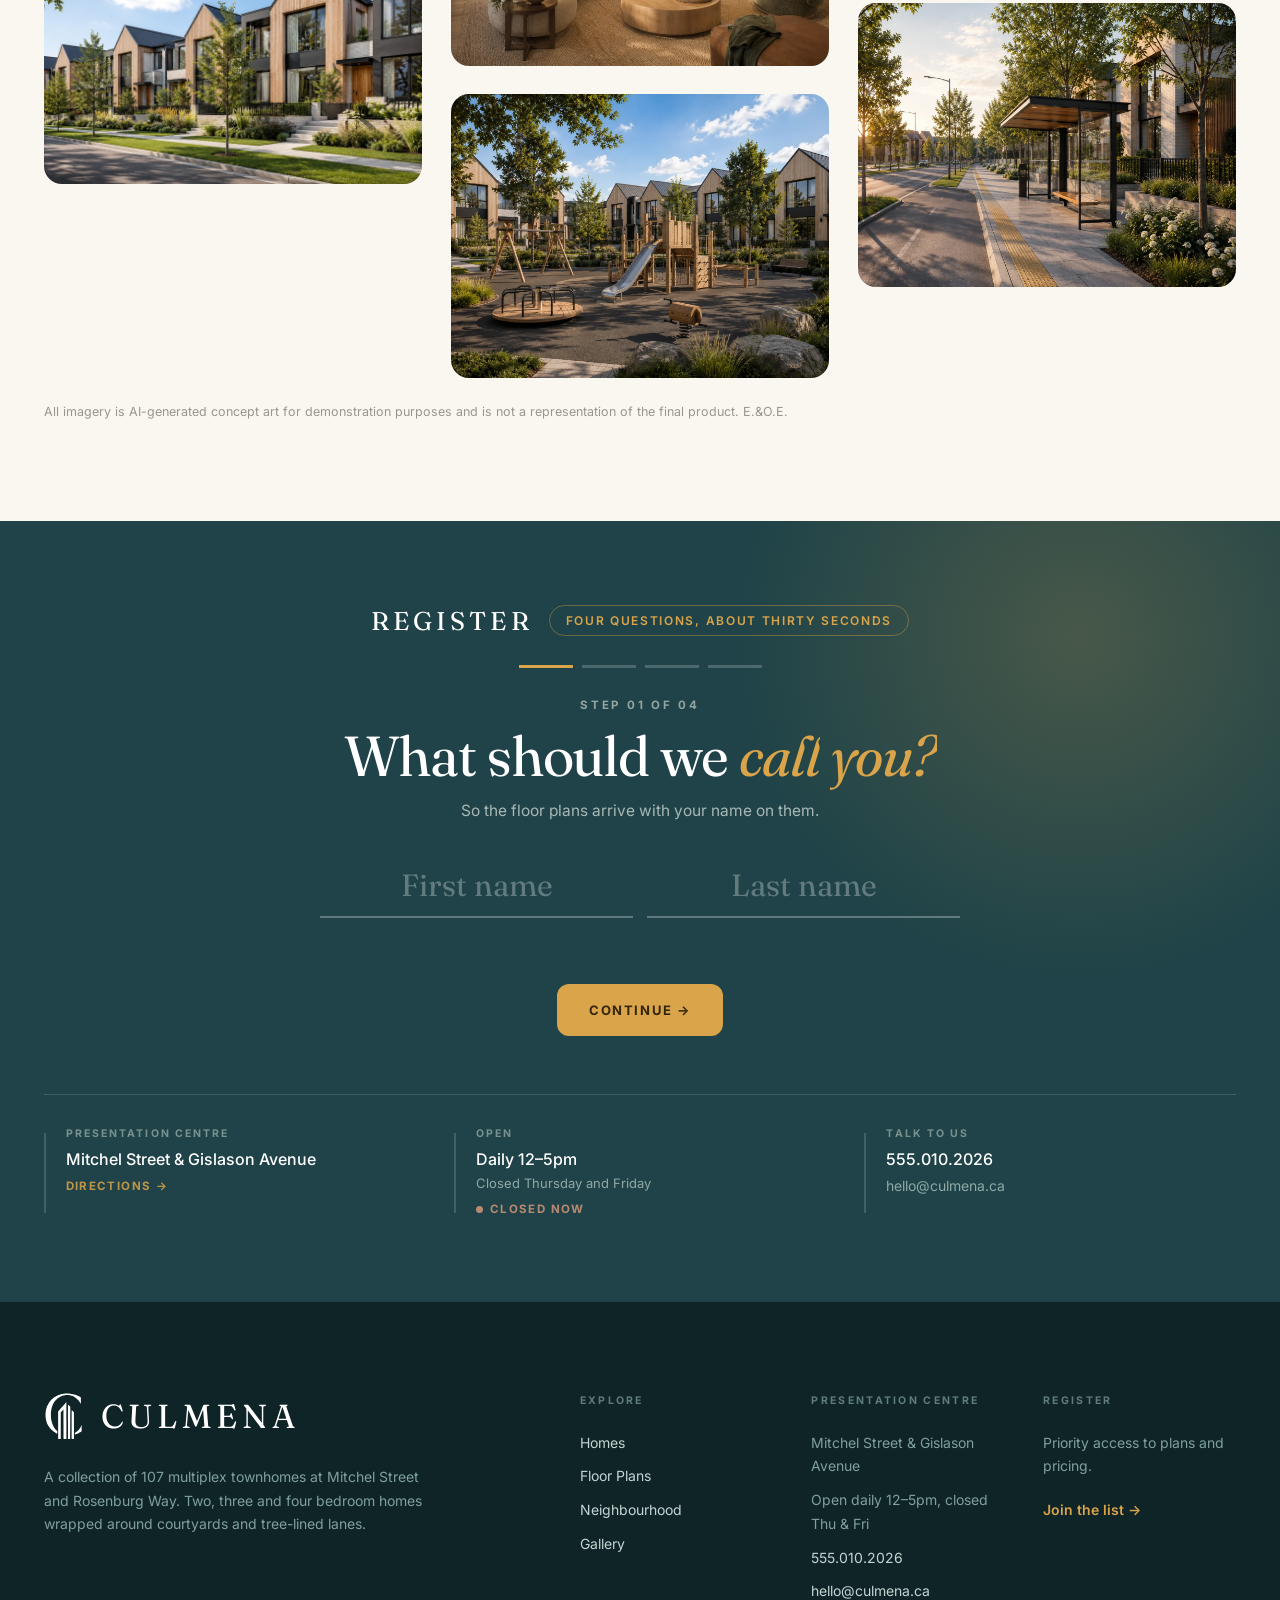
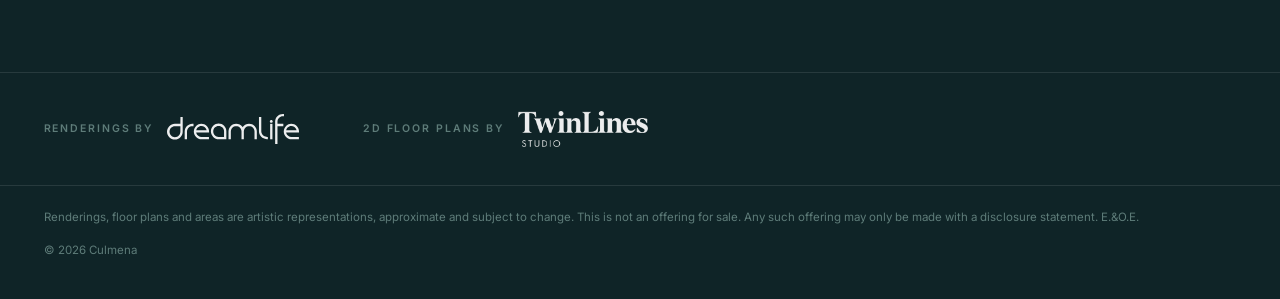
<file: gallery.html>
<!DOCTYPE html>
<html lang="en">
<head>
<meta charset="UTF-8">
<meta name="viewport" content="width=device-width, initial-scale=1, viewport-fit=cover">
<meta name="theme-color" content="#304C48">
<link rel="icon" href="assets/favicon.svg" type="image/svg+xml">
<link rel="apple-touch-icon" href="assets/favicon.svg">
<title>Gallery | Culmena</title>
<meta name="description" content="Renderings of Culmena: exteriors, interiors, amenities and the surrounding neighbourhood.">
<link rel="preconnect" href="https://fonts.googleapis.com">
<link rel="preconnect" href="https://fonts.gstatic.com" crossorigin>
<link href="https://fonts.googleapis.com/css2?family=Fraunces:ital,opsz,wght@0,9..144,300..700;1,9..144,300..700&family=Inter:wght@400;500;600;700;800&display=swap" rel="stylesheet">
<link rel="stylesheet" href="assets/site.css?v=20260826d">
<link rel="stylesheet" href="assets/anim.css?v=20260826d">
<style>:root{--ax-ink:#1F4348;--ax-accent:#E76F51}</style>
<script>
/* What the motion layer may take over on this page. The hero keeps
   the site's own line reveal, so the splitter is told to skip it. */
window.AX_CONFIG = {
  heads: "h2, .display:not(.f-mark)",
  skip:  ".hero, .ax-skip, .lb, .drawer, footer",
  figs:  ".frame, figure",
  stats: ".ax-none",
  lifts: ".card, .plan-card, .tile"
};
</script>

<style>
  /* filter pills */
  .gal-tools{display:flex;gap:10px;flex-wrap:wrap;margin-bottom:clamp(26px,3vw,40px)}
  .gfilter{border:1.5px solid var(--forest);background:transparent;color:var(--forest);font-weight:700;
    font-size:12.5px;letter-spacing:.04em;padding:11px 22px;border-radius:99px;cursor:pointer;
    font-family:'Inter',sans-serif;
    transition:background .3s ease,color .3s ease,transform .3s ease,box-shadow .3s ease}
  .gfilter:hover{transform:translateY(-2px);box-shadow:0 8px 20px rgba(31,67,72,.14)}
  .gfilter.on{background:var(--forest);color:#fff}

  /* masonry — varied image sizes by design */
  .gal{columns:3;column-gap:var(--gap)}
  .g{break-inside:avoid;margin-bottom:var(--gap);border-radius:18px;overflow:hidden;
    position:relative;cursor:zoom-in;display:block;
    transition:transform .55s cubic-bezier(.2,.7,.2,1),box-shadow .55s ease,opacity .35s ease}
  .g img{width:100%;display:block;transition:transform 1.15s cubic-bezier(.2,.7,.2,1)}
  .g:hover{transform:translateY(-8px);box-shadow:0 28px 62px rgba(31,67,72,.20)}
  .g:hover img{transform:scale(1.06)}
  .g::after{content:"";position:absolute;inset:0;opacity:0;transition:opacity .45s ease;
    background:linear-gradient(to top,rgba(8,18,18,.66),transparent 46%)}
  .g:hover::after{opacity:1}
  .g .meta{position:absolute;left:20px;right:20px;bottom:16px;z-index:2;color:#fff;
    opacity:0;transform:translateY(10px);
    transition:opacity .45s ease,transform .45s cubic-bezier(.2,.7,.2,1)}
  .g:hover .meta{opacity:1;transform:none}
  .g .meta b{display:block;font-family:'Fraunces',serif;font-weight:500;font-size:19px}
  .g .meta small{font-size:11px;letter-spacing:.18em;text-transform:uppercase;opacity:.8}
  .g .zi{position:absolute;top:16px;right:16px;z-index:2;width:40px;height:40px;border-radius:50%;
    background:rgba(255,255,255,.18);backdrop-filter:blur(6px);color:#fff;display:grid;
    place-items:center;font-size:15px;opacity:0;transform:scale(.8);
    transition:opacity .4s ease,transform .4s ease}
  .g:hover .zi{opacity:1;transform:none}
  .g.hide{display:none}
  @media(max-width:1100px){.gal{columns:2}}
  @media(max-width:640px){.gal{columns:1}}

  /* Safari 26 ignores theme-color and samples a full-viewport fixed layer
     instead. .tint is that layer, hidden behind the opaque .page, and this
     is the colour of the top of this page measured at iPhone width. Putting
     it here rather than on <body> keeps the overscroll bounce cream. */
  body{--tint:#304C48}
</style>
</head>
<body>
<div class="tint" aria-hidden="true"></div>

<nav class="solid">
  <div class="nav-in">
    <a class="logo" href="index.html"><svg class="lmk" aria-hidden="true" xmlns="http://www.w3.org/2000/svg" viewBox="0 0 604.000000 748.000000" fill="currentColor"><g transform="translate(0.000000,748.000000) scale(0.100000,-0.100000)"
fill="currentColor" stroke="none">
<path d="M3295 7234 c-16 -2 -93 -11 -170 -20 -77 -8 -177 -24 -222 -35 -45
-10 -92 -19 -103 -19 -34 0 -288 -71 -350 -98 -19 -8 -48 -18 -65 -23 -135
-37 -422 -167 -560 -255 -38 -24 -81 -49 -95 -56 -69 -35 -300 -202 -391 -282
-25 -23 -78 -70 -118 -105 -80 -71 -287 -301 -341 -380 -19 -29 -53 -76 -75
-106 -51 -70 -86 -126 -134 -217 -22 -40 -51 -93 -64 -118 -51 -90 -87 -163
-87 -177 0 -8 -9 -31 -19 -51 -35 -68 -61 -132 -61 -150 0 -9 -8 -39 -19 -67
-35 -96 -53 -150 -65 -210 -7 -33 -18 -80 -24 -105 -30 -120 -51 -232 -57
-298 -4 -41 -13 -104 -21 -140 -15 -75 -19 -667 -4 -757 4 -27 13 -88 20 -135
7 -47 21 -124 31 -171 10 -48 19 -99 19 -114 0 -15 9 -59 21 -98 44 -155 62
-213 75 -242 16 -36 41 -107 55 -155 12 -38 162 -350 189 -390 9 -14 28 -43
42 -65 82 -129 147 -225 178 -260 20 -22 52 -60 72 -85 171 -214 541 -528 782
-663 28 -16 62 -36 76 -45 51 -33 193 -102 210 -102 32 0 37 24 43 195 l6 170
-133 130 c-118 115 -177 185 -319 378 -21 29 -45 66 -53 82 -8 17 -28 50 -44
75 -16 25 -33 52 -37 60 -3 8 -15 26 -25 39 -10 13 -18 32 -18 42 0 9 -18 53
-39 96 -55 109 -121 265 -121 283 0 8 -8 37 -19 65 -35 94 -61 180 -61 201 0
12 -7 41 -16 65 -8 24 -20 71 -25 104 -5 33 -16 89 -24 125 -38 167 -63 475
-66 792 -1 159 16 522 25 537 3 4 12 61 21 125 8 65 21 138 29 164 8 26 19 74
24 107 23 134 63 283 98 363 8 18 14 40 14 48 0 17 30 93 66 169 13 28 24 55
24 61 0 12 59 128 107 209 16 28 39 70 51 95 12 25 51 86 86 135 36 50 75 105
88 123 50 72 163 192 278 297 67 61 136 124 154 140 81 77 461 297 561 325 55
16 130 41 164 56 18 8 68 21 110 29 42 8 101 20 131 26 212 41 288 49 477 48
270 -1 610 -51 715 -105 15 -8 35 -14 45 -14 16 0 131 -43 179 -67 10 -6 42
-21 69 -34 56 -27 145 -76 179 -99 12 -8 44 -28 70 -45 148 -93 354 -274 465
-410 89 -108 221 -284 221 -293 0 -4 6 -14 12 -20 11 -11 42 -64 107 -183 24
-44 46 -63 66 -55 13 5 15 66 15 480 l0 475 -61 41 c-34 23 -76 47 -93 55 -17
8 -44 24 -61 35 -44 29 -312 160 -327 160 -7 0 -26 9 -43 20 -16 11 -38 20
-48 20 -10 0 -32 7 -50 17 -18 9 -45 20 -62 24 -16 4 -68 22 -115 39 -47 16
-112 37 -145 45 -86 20 -143 35 -200 53 -46 14 -78 20 -262 52 -238 41 -772
65 -958 44z M3413 5837 c-35 -45 -38 -48 -218 -246 -66 -73 -140 -156 -163
-184 -24 -29 -67 -77 -96 -107 -29 -30 -65 -71 -80 -90 -16 -19 -61 -69 -100
-111 -39 -42 -116 -127 -171 -189 -55 -62 -129 -145 -165 -184 -36 -40 -80
-90 -99 -111 -19 -22 -56 -63 -83 -92 l-48 -52 2 -2133 3 -2133 200 0 200 0 5
2061 5 2062 81 88 c44 49 96 107 115 128 18 22 64 73 102 114 37 42 67 78 67
82 0 13 41 19 45 7 2 -7 6 -1025 7 -2263 3 -1882 6 -2254 17 -2268 12 -14 39
-16 225 -14 l211 3 3 2838 c2 2697 1 2837 -15 2837 -10 0 -33 -20 -50 -43z
M3725 5498 c-3 -7 -4 -1201 -3 -2653 l3 -2640 159 -3 c88 -1 163 1 168 6 8 8
11 564 23 3696 l4 1280 -167 163 c-168 164 -179 173 -187 151z M4297 4643
c-15 -14 -8 -4420 7 -4432 9 -8 65 -11 177 -9 l164 3 0 2068 0 2068 -156 154
c-143 143 -174 167 -192 148z M5781 2295 c-12 -31 -21 -61 -21 -67 0 -42 -163
-329 -275 -486 -130 -182 -412 -423 -610 -522 -88 -44 -93 -54 -91 -196 3
-134 9 -146 61 -121 20 9 44 17 54 17 10 0 38 9 62 20 24 11 55 20 69 20 14 0
39 9 55 20 17 11 36 20 43 20 7 0 68 26 135 59 67 32 133 63 147 70 46 21 159
86 172 99 6 6 15 12 19 12 9 0 114 71 187 125 l52 39 0 473 c0 460 -1 473 -19
473 -15 0 -25 -15 -40 -55z"/>
</g></svg>CULMENA</a>
    <ul>
      <li><a class="nl" href="homes.html">Homes</a></li>
      <li><a class="nl" href="floorplans.html">Floor Plans</a></li>
      <li><a class="nl" href="neighbourhood.html">Neighbourhood</a></li>
      <li><a class="nl active" href="gallery.html">Gallery</a></li>
      <li><a class="reg" href="#register">Register</a></li>
    </ul>
    <button class="burger" aria-label="Open menu" aria-expanded="false" aria-controls="drawer">
      <i></i><i></i><i></i>
    </button>
  </div>
</nav>

<div class="drawer" id="drawer" aria-hidden="true">
  <a href="homes.html">Homes</a>
  <a href="floorplans.html">Floor Plans</a>
  <a href="neighbourhood.html">Neighbourhood</a>
  <a href="gallery.html">Gallery</a>
  <a href="#register">Register</a>
  <div class="d-meta">
    Presentation Centre · Open daily 12–5pm<br>
    Mitchel Street &amp; Gislason Avenue<br>
    555.010.2026
  </div>
</div>

<div class="page">
<header class="page-head">
  <div class="ph-media" data-depth="30"><img src="assets/img/01-hero.webp" alt="Culmena at Mitchel Street" fetchpriority="high"></div>
  <div class="glow"></div>
  <div class="wrap">
    <h1 class="display">
      <span class="ln"><span>The Culmena</span></span>
      <span class="ln"><span><i>gallery.</i></span></span>
    </h1>
    <p>Exteriors, interiors, amenities and the neighbourhood beyond. Click any image to open it full-screen. Use the arrows or swipe to move through the set.</p>
  </div>
</header>

<section>
  <div class="wrap">
    <div class="gal-tools">
      <button class="gfilter on" data-f="all">All</button>
      <button class="gfilter" data-f="exterior">Exteriors</button>
      <button class="gfilter" data-f="interior">Interiors</button>
      <button class="gfilter" data-f="amenity">Amenities</button>
      <button class="gfilter" data-f="hood">Neighbourhood</button>
      <button class="gfilter" data-f="site">Siteplan</button>
    </div>

    <div class="gal" id="gal">
      <a class="g reveal" data-gal data-cat="site" data-title="The whole community, summer"
         data-caption="All 107 homes from above: the lanes, the courtyards and both amenity buildings, between Mitchell Street and Rosenburg Way.">
        <img src="assets/img/12-siteplan-summer.webp?v=20260826d" alt="Culmena siteplan seen from above in summer" loading="lazy">
        <span class="zi">&#10530;</span>
        <span class="meta"><small>Siteplan</small><b>The whole community, summer</b></span>
      </a>
      <a class="g reveal" data-gal data-cat="site" data-title="The whole community, winter"
         data-caption="The same view in January. Same camera, same roofs, a different Lower Mainland.">
        <img src="assets/img/13-siteplan-winter.webp?v=20260826d" alt="Culmena siteplan seen from above in winter" loading="lazy">
        <span class="zi">&#10530;</span>
        <span class="meta"><small>Siteplan</small><b>The whole community, winter</b></span>
      </a>
      <a class="g reveal" data-gal data-cat="exterior" data-title="Life around the green"
         data-caption="The central green at golden hour, framed by the townhome blocks.">
        <img src="assets/img/01-hero.webp" alt="Culmena townhomes around the central green" loading="lazy">
        <span class="zi">⤢</span>
        <span class="meta"><small>Exteriors</small><b>Life around the green</b></span>
      </a>
      <a class="g reveal" data-gal data-cat="exterior" data-title="Street-level exterior"
         data-caption="Contemporary facade with black window frames and warm wood accents.">
        <img src="assets/img/02-homes-exterior.webp" alt="Culmena home exteriors" loading="lazy">
        <span class="zi">⤢</span>
        <span class="meta"><small>Exteriors</small><b>Street-level exterior</b></span>
      </a>
      <a class="g reveal" data-gal data-cat="exterior" data-title="Courtyard living"
         data-caption="Landscaped courtyards set a nature-centric scene between buildings.">
        <img src="assets/img/03-courtyard.webp" alt="Landscaped courtyard between townhomes" loading="lazy">
        <span class="zi">⤢</span>
        <span class="meta"><small>Exteriors</small><b>Courtyard living</b></span>
      </a>
      <a class="g reveal" data-gal data-cat="interior" data-title="Scheme One: Haven"
         data-caption="Soft oak tones, pale quartz and brushed nickel. Calm, bright and easy to live with.">
        <img src="assets/img/04-kitchen-light-scheme.webp" alt="Haven light scheme kitchen" loading="lazy">
        <span class="zi">⤢</span>
        <span class="meta"><small>Interiors</small><b>Scheme One: Haven</b></span>
      </a>
      <a class="g reveal" data-gal data-cat="interior" data-title="Scheme Two: Ridge"
         data-caption="Deep slate cabinetry, smoked oak and matte black. Moody, modern and grounded.">
        <img src="assets/img/05-kitchen-dark-scheme.webp" alt="Ridge dark scheme kitchen" loading="lazy">
        <span class="zi">⤢</span>
        <span class="meta"><small>Interiors</small><b>Scheme Two: Ridge</b></span>
      </a>
      <a class="g reveal" data-gal data-cat="amenity" data-title="Kitchen &amp; lounge"
         data-caption="The shared social heart of the amenity building.">
        <img src="assets/img/06-amenity-lounge.webp" alt="Shared kitchen and lounge" loading="lazy">
        <span class="zi">⤢</span>
        <span class="meta"><small>Amenities</small><b>Kitchen &amp; lounge</b></span>
      </a>
      <a class="g reveal" data-gal data-cat="amenity" data-title="Kids' play area"
         data-caption="A sheltered play space at the centre of the community.">
        <img src="assets/img/07-kids-play-area.webp" alt="Kids play area" loading="lazy">
        <span class="zi">⤢</span>
        <span class="meta"><small>Amenities</small><b>Kids' play area</b></span>
      </a>
      <a class="g reveal" data-gal data-cat="amenity" data-title="Picnic &amp; garden"
         data-caption="Outdoor tables and planting beds for slow evenings and loud birthdays.">
        <img src="assets/img/08-picnic-garden.webp" alt="Picnic and garden space" loading="lazy">
        <span class="zi">⤢</span>
        <span class="meta"><small>Amenities</small><b>Picnic &amp; garden</b></span>
      </a>
      <a class="g reveal" data-gal data-cat="hood" data-title="Trails &amp; parkland"
         data-caption="Evergreen forest paths begin where the neighbourhood ends.">
        <img src="assets/img/09-trails.webp" alt="Forest trails" loading="lazy">
        <span class="zi">⤢</span>
        <span class="meta"><small>Neighbourhood</small><b>Trails &amp; parkland</b></span>
      </a>
      <a class="g reveal" data-gal data-cat="hood" data-title="Shops &amp; cafés"
         data-caption="A tree-lined high street with independent cafés and everyday essentials.">
        <img src="assets/img/10-shops.webp" alt="Local shops and cafés" loading="lazy">
        <span class="zi">⤢</span>
        <span class="meta"><small>Neighbourhood</small><b>Shops &amp; cafés</b></span>
      </a>
      <a class="g reveal" data-gal data-cat="hood" data-title="Transit at your door"
         data-caption="Frequent connections to the city centre, employment hubs and the airport.">
        <img src="assets/img/11-transit.webp" alt="Modern transit stop" loading="lazy">
        <span class="zi">⤢</span>
        <span class="meta"><small>Neighbourhood</small><b>Transit at your door</b></span>
      </a>
    </div>

    <p class="legend-note" style="margin-top:26px;font-size:12.5px;color:#9b958b">
      All imagery is AI-generated concept art for demonstration purposes and is not a representation of the final product. E.&amp;O.E.
    </p>
  </div>
</section>

<div class="register" id="register">
  <div class="glow"></div>
  <div class="wrap">
    <!-- Four questions, one screen each. Every step is a real field inside one
         form, so with JavaScript off the whole thing renders as an ordinary
         stacked form and still submits. .steps-ready is added by the script and
         is what collapses it down to one step at a time. -->
    <!-- RK: the section dived straight into "Step 01" with nothing saying what it
         was. A quiet header names it and puts a number on the commitment. -->
    <div class="reg-head">
      <span class="reg-eyebrow">Register</span>
      <span class="reg-time">Four questions, about thirty seconds</span>
    </div>
    <form class="steps" data-demo novalidate>
      <div class="rail" aria-hidden="true"><span></span><span></span><span></span><span></span></div>

      <div class="stage">
        <section class="step" data-step="0">
          <p class="stepno">Step 01 of 04</p>
          <h2 class="q display">What should we <i>call you?</i></h2>
          <p class="hint">So the floor plans arrive with your name on them.</p>
          <div class="row">
            <input class="big" name="first" placeholder="First name" aria-label="First name" required>
            <input class="big" name="last" placeholder="Last name" aria-label="Last name" required>
          </div>
          <p class="err" data-err></p>
          <div class="nav"><button class="go" type="button" data-next>Continue &rarr;</button></div>
        </section>

        <section class="step" data-step="1">
          <p class="stepno">Step 02 of 04</p>
          <h2 class="q display">How many <i>bedrooms?</i></h2>
          <p class="hint">We will only send you the plans that fit. There are 27 of them.</p>
          <div class="opts" role="radiogroup" aria-label="Bedrooms">
            <button class="opt" type="button" role="radio" aria-checked="false" data-pick="beds" data-value="2">Two</button>
            <button class="opt" type="button" role="radio" aria-checked="false" data-pick="beds" data-value="3">Three</button>
            <button class="opt" type="button" role="radio" aria-checked="false" data-pick="beds" data-value="4">Four</button>
            <button class="opt" type="button" role="radio" aria-checked="false" data-pick="beds" data-value="any">Still deciding</button>
          </div>
          <input type="hidden" name="beds">
          <p class="err" data-err></p>
          <div class="nav"><button class="back" type="button" data-back>&larr; Back</button>
            <button class="go" type="button" data-next>Continue &rarr;</button></div>
        </section>

        <section class="step" data-step="2">
          <p class="stepno">Step 03 of 04</p>
          <h2 class="q display">Working with a <i>realtor?</i></h2>
          <p class="hint">It changes nothing about your registration. It only tells us who to copy.</p>
          <div class="opts" role="radiogroup" aria-label="Realtor">
            <button class="opt" type="button" role="radio" aria-checked="false" data-pick="realtor" data-value="no">Not represented</button>
            <button class="opt" type="button" role="radio" aria-checked="false" data-pick="realtor" data-value="yes">Yes, represented</button>
            <button class="opt" type="button" role="radio" aria-checked="false" data-pick="realtor" data-value="agent">I am a realtor</button>
          </div>
          <input type="hidden" name="realtor">
          <p class="err" data-err></p>
          <div class="nav"><button class="back" type="button" data-back>&larr; Back</button>
            <button class="go" type="button" data-next>Continue &rarr;</button></div>
        </section>

        <section class="step" data-step="3">
          <p class="stepno">Step 04 of 04</p>
          <h2 class="q display">Where do we <i>send them?</i></h2>
          <p class="hint">One email with the plans and the price list, then only when something real changes.</p>
          <div class="row">
            <input class="big" type="email" name="email" placeholder="you@email.com" aria-label="Email address" required>
          </div>
          <div class="row narrow">
            <input class="small" type="tel" name="phone" placeholder="Phone (optional)" aria-label="Phone">
          </div>
          <p class="err" data-err></p>
          <div class="nav"><button class="back" type="button" data-back>&larr; Back</button>
            <button class="go" type="submit">Send me the plans &rarr;</button></div>
          <p class="consent">Free and without obligation. You can unsubscribe at any time.</p>
        </section>
      </div>
    </form>

    <div class="thanks" hidden>
      <div class="tick" aria-hidden="true">&#10003;</div>
      <h2 class="q display">You are on the <i>list.</i></h2>
      <p class="hint" data-thanks-msg>The floor plans and the current price list are on their way.</p>
      <button class="back" type="button" data-restart>Register someone else</button>
    </div>

    <!-- RK: this was three lines of run-together text. Each item now leads with
         its own value, the address links out to a map and the phone and email
         are tappable. The open/closed dot is worked out from the hours below. -->
    <div class="regfoot">
      <div class="rf">
        <span class="rf-lab">Presentation Centre</span>
        <a class="rf-val" href="https://maps.google.com/?q=Mitchel+Street+%26+Gislason+Avenue"
           target="_blank" rel="noopener">Mitchel Street &amp; Gislason Avenue
           <span class="rf-go">Directions &rarr;</span></a>
      </div>
      <div class="rf">
        <span class="rf-lab">Open</span>
        <span class="rf-val" data-hours="12,17,0,1,2,5,6">Daily 12&ndash;5pm
          <em class="rf-closed">Closed Thursday and Friday</em></span>
      </div>
      <div class="rf">
        <span class="rf-lab">Talk to us</span>
        <a class="rf-val" href="tel:5550102026">555.010.2026</a>
        <a class="rf-mail" href="mailto:hello@culmena.ca">hello@culmena.ca</a>
      </div>
    </div>
  </div>
</div>

<footer>
  <div class="wrap f-top">
    <div class="f-brand">
      <div class="f-mark display"><svg class="lmk" aria-hidden="true" xmlns="http://www.w3.org/2000/svg" viewBox="0 0 604.000000 748.000000" fill="currentColor"><g transform="translate(0.000000,748.000000) scale(0.100000,-0.100000)"
fill="currentColor" stroke="none">
<path d="M3295 7234 c-16 -2 -93 -11 -170 -20 -77 -8 -177 -24 -222 -35 -45
-10 -92 -19 -103 -19 -34 0 -288 -71 -350 -98 -19 -8 -48 -18 -65 -23 -135
-37 -422 -167 -560 -255 -38 -24 -81 -49 -95 -56 -69 -35 -300 -202 -391 -282
-25 -23 -78 -70 -118 -105 -80 -71 -287 -301 -341 -380 -19 -29 -53 -76 -75
-106 -51 -70 -86 -126 -134 -217 -22 -40 -51 -93 -64 -118 -51 -90 -87 -163
-87 -177 0 -8 -9 -31 -19 -51 -35 -68 -61 -132 -61 -150 0 -9 -8 -39 -19 -67
-35 -96 -53 -150 -65 -210 -7 -33 -18 -80 -24 -105 -30 -120 -51 -232 -57
-298 -4 -41 -13 -104 -21 -140 -15 -75 -19 -667 -4 -757 4 -27 13 -88 20 -135
7 -47 21 -124 31 -171 10 -48 19 -99 19 -114 0 -15 9 -59 21 -98 44 -155 62
-213 75 -242 16 -36 41 -107 55 -155 12 -38 162 -350 189 -390 9 -14 28 -43
42 -65 82 -129 147 -225 178 -260 20 -22 52 -60 72 -85 171 -214 541 -528 782
-663 28 -16 62 -36 76 -45 51 -33 193 -102 210 -102 32 0 37 24 43 195 l6 170
-133 130 c-118 115 -177 185 -319 378 -21 29 -45 66 -53 82 -8 17 -28 50 -44
75 -16 25 -33 52 -37 60 -3 8 -15 26 -25 39 -10 13 -18 32 -18 42 0 9 -18 53
-39 96 -55 109 -121 265 -121 283 0 8 -8 37 -19 65 -35 94 -61 180 -61 201 0
12 -7 41 -16 65 -8 24 -20 71 -25 104 -5 33 -16 89 -24 125 -38 167 -63 475
-66 792 -1 159 16 522 25 537 3 4 12 61 21 125 8 65 21 138 29 164 8 26 19 74
24 107 23 134 63 283 98 363 8 18 14 40 14 48 0 17 30 93 66 169 13 28 24 55
24 61 0 12 59 128 107 209 16 28 39 70 51 95 12 25 51 86 86 135 36 50 75 105
88 123 50 72 163 192 278 297 67 61 136 124 154 140 81 77 461 297 561 325 55
16 130 41 164 56 18 8 68 21 110 29 42 8 101 20 131 26 212 41 288 49 477 48
270 -1 610 -51 715 -105 15 -8 35 -14 45 -14 16 0 131 -43 179 -67 10 -6 42
-21 69 -34 56 -27 145 -76 179 -99 12 -8 44 -28 70 -45 148 -93 354 -274 465
-410 89 -108 221 -284 221 -293 0 -4 6 -14 12 -20 11 -11 42 -64 107 -183 24
-44 46 -63 66 -55 13 5 15 66 15 480 l0 475 -61 41 c-34 23 -76 47 -93 55 -17
8 -44 24 -61 35 -44 29 -312 160 -327 160 -7 0 -26 9 -43 20 -16 11 -38 20
-48 20 -10 0 -32 7 -50 17 -18 9 -45 20 -62 24 -16 4 -68 22 -115 39 -47 16
-112 37 -145 45 -86 20 -143 35 -200 53 -46 14 -78 20 -262 52 -238 41 -772
65 -958 44z M3413 5837 c-35 -45 -38 -48 -218 -246 -66 -73 -140 -156 -163
-184 -24 -29 -67 -77 -96 -107 -29 -30 -65 -71 -80 -90 -16 -19 -61 -69 -100
-111 -39 -42 -116 -127 -171 -189 -55 -62 -129 -145 -165 -184 -36 -40 -80
-90 -99 -111 -19 -22 -56 -63 -83 -92 l-48 -52 2 -2133 3 -2133 200 0 200 0 5
2061 5 2062 81 88 c44 49 96 107 115 128 18 22 64 73 102 114 37 42 67 78 67
82 0 13 41 19 45 7 2 -7 6 -1025 7 -2263 3 -1882 6 -2254 17 -2268 12 -14 39
-16 225 -14 l211 3 3 2838 c2 2697 1 2837 -15 2837 -10 0 -33 -20 -50 -43z
M3725 5498 c-3 -7 -4 -1201 -3 -2653 l3 -2640 159 -3 c88 -1 163 1 168 6 8 8
11 564 23 3696 l4 1280 -167 163 c-168 164 -179 173 -187 151z M4297 4643
c-15 -14 -8 -4420 7 -4432 9 -8 65 -11 177 -9 l164 3 0 2068 0 2068 -156 154
c-143 143 -174 167 -192 148z M5781 2295 c-12 -31 -21 -61 -21 -67 0 -42 -163
-329 -275 -486 -130 -182 -412 -423 -610 -522 -88 -44 -93 -54 -91 -196 3
-134 9 -146 61 -121 20 9 44 17 54 17 10 0 38 9 62 20 24 11 55 20 69 20 14 0
39 9 55 20 17 11 36 20 43 20 7 0 68 26 135 59 67 32 133 63 147 70 46 21 159
86 172 99 6 6 15 12 19 12 9 0 114 71 187 125 l52 39 0 473 c0 460 -1 473 -19
473 -15 0 -25 -15 -40 -55z"/>
</g></svg>CULMENA</div>
      <p>A collection of 107 multiplex townhomes at Mitchel Street and Rosenburg Way.
         Two, three and four bedroom homes wrapped around courtyards and tree-lined lanes.</p>
    </div>
    <nav class="f-cols" aria-label="Footer">
      <div>
        <h4>Explore</h4>
        <a href="homes.html">Homes</a>
        <a href="floorplans.html">Floor Plans</a>
        <a href="neighbourhood.html">Neighbourhood</a>
        <a href="gallery.html">Gallery</a>
      </div>
      <div>
        <h4>Presentation Centre</h4>
        <span>Mitchel Street &amp; Gislason Avenue</span>
        <span>Open daily 12&ndash;5pm, closed Thu &amp; Fri</span>
        <a href="tel:5550102026">555.010.2026</a>
        <a href="mailto:hello@culmena.ca">hello@culmena.ca</a>
      </div>
      <div>
        <h4>Register</h4>
        <span>Priority access to plans and pricing.</span>
        <a class="f-cta" href="#register">Join the list &rarr;</a>
      </div>
    </nav>
  </div>

  <!-- Credits. The two marks are sized by their wordmark height, not by their box:
       Twinlines carries STUDIO underneath, so matching box heights would leave its
       name visibly smaller than Dreamlife's. Measured off the artwork, its box runs
       1.619x its wordmark. -->
  <div class="wrap f-credits">
    <span class="credit">
      <small>Renderings by</small>
      <a href="https://dreamlife.org" target="_blank" rel="noopener">
        <img class="mk dl" src="assets/logos/dreamlife-white.svg" alt="Dreamlife" width="387" height="87">
      </a>
    </span>
    <span class="credit">
      <small>2D floor plans by</small>
      <img class="mk tl" src="assets/logos/twinlines-white.png" alt="TwinLines Studio" width="820" height="225">
    </span>
  </div>

  <div class="wrap f-legal">
    <p>Renderings, floor plans and areas are artistic representations, approximate and subject to
       change. This is not an offering for sale. Any such offering may only be made with a
       disclosure statement. E.&amp;O.E.</p>
    <p class="f-copy">&copy; 2026 Culmena</p>
  </div>
</footer>
</div><!-- /.page -->

<script src="assets/site.js?v=20260826d"></script>
<script src="assets/anim.js?v=20260826d" defer></script>
<script src="assets/chat.js?v=20260826d" defer></script>
<script>
/* Gallery lightbox — rebuilds the set from whatever is currently visible,
   so next/prev never walks into a filtered-out image. */
const tiles = [...document.querySelectorAll("[data-gal]")];

function visibleSet(){
  return tiles.filter(t => !t.classList.contains("hide"));
}
tiles.forEach(t => {
  t.addEventListener("click", e => {
    e.preventDefault();
    const vis = visibleSet();
    const items = vis.map(n => ({
      src: n.querySelector("img").src,
      title: n.dataset.title,
      caption: n.dataset.caption
    }));
    Lightbox.open(items, vis.indexOf(t));
  });
});

/* filters */
document.querySelectorAll(".gfilter").forEach(btn => {
  btn.addEventListener("click", () => {
    const f = btn.dataset.f;
    document.querySelectorAll(".gfilter").forEach(b => b.classList.toggle("on", b === btn));
    tiles.forEach(t => t.classList.toggle("hide", f !== "all" && t.dataset.cat !== f));
  });
});
</script>
</body>
</html>
</file>
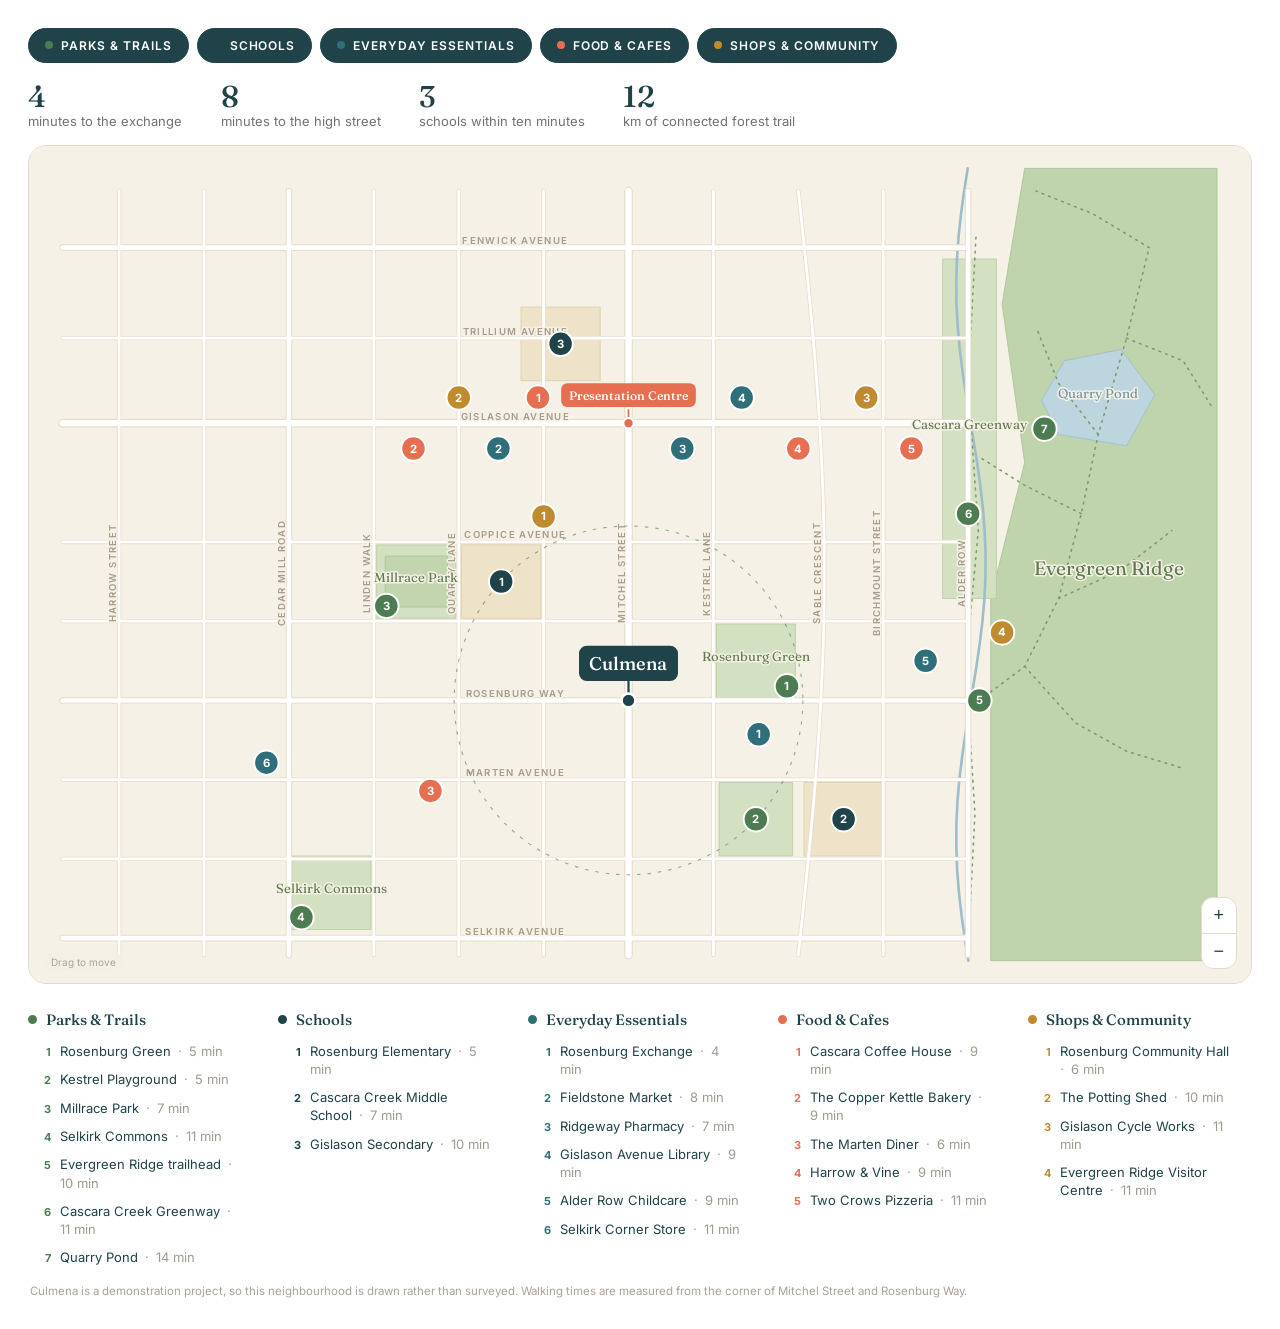
<file: assets/map.html>
<!DOCTYPE html>
<html lang="en">
<head>
<meta charset="utf-8">
<meta name="viewport" content="width=device-width, initial-scale=1">
<title>Culmena — The Neighbourhood</title>
<link rel="preconnect" href="https://fonts.googleapis.com">
<link rel="preconnect" href="https://fonts.gstatic.com" crossorigin>
<link href="https://fonts.googleapis.com/css2?family=Fraunces:opsz,wght@9..144,300..600&family=Inter:wght@400;500;600;700&display=swap" rel="stylesheet">
<style>
  /* The map is built in Culmena's own palette rather than a neutral one that
     the parent page then overrides. The Victoria Haus map needed the page to
     reach into the iframe and repaint it on every load, which cost a frame and
     broke whenever the map's internals moved. This one arrives correct. */
  :root{
    --forest:#1F4348; --forest-2:#2E5E63; --terra:#E76F51; --amber:#D9A44A;
    --cream:#FAF7F1; --sand:#F1EBE0; --line:#E3DCCE; --muted:#6E7370;
    --display:'Fraunces',Georgia,serif; --sans:'Inter',system-ui,sans-serif;
    /* map surface */
    --paper:#F6F1E6; --road:#FFFFFF; --road-c:#E6DDCB;
    --green:#D3E0C1; --green-2:#C2D5AE; --forest-fill:#BFD3AC;
    --water:#BCD5DE; --water-e:#9DBDC9; --school:#EEE2C8;
  }
  *{box-sizing:border-box}
  html,body{margin:0;background:transparent;font-family:var(--sans);color:var(--forest)}
  .card{background:#fff;border-radius:18px;padding:clamp(18px,2.2vw,30px)}

  .top{display:flex;justify-content:space-between;align-items:flex-end;gap:20px;flex-wrap:wrap}
  .stats{display:flex;gap:clamp(18px,3vw,42px);flex-wrap:wrap;margin:18px 0 16px;
    font-size:13px;color:var(--muted)}
  .stats b{font-family:var(--display);font-weight:500;font-size:clamp(22px,2.4vw,30px);
    color:var(--forest);display:block;line-height:1.05}
  #chips{display:flex;flex-wrap:wrap;gap:8px}
  .chip{border:1px solid var(--line);background:transparent;color:var(--muted);
    font-family:var(--sans);font-size:12px;font-weight:600;letter-spacing:.08em;
    text-transform:uppercase;padding:9px 16px;border-radius:999px;cursor:pointer;
    transition:background .18s,color .18s,border-color .18s}
  .chip:hover{border-color:var(--forest)}
  .chip.on{background:var(--forest);border-color:var(--forest);color:#fff}
  .chip .sw{display:inline-block;width:8px;height:8px;border-radius:50%;margin-right:8px;
    vertical-align:1px}

  /* pan-y, not none: a vertical drag has to keep scrolling the page. Taking
     the whole gesture makes the map a trap you cannot scroll past on a phone. */
  #stage{position:relative;border-radius:18px;overflow:hidden;background:var(--paper);
    border:1px solid var(--line);aspect-ratio:1400/960;touch-action:pan-y}
  #stage svg{display:block;width:100%;height:100%;cursor:grab}
  #stage svg.drag{cursor:grabbing}
  .zoom{position:absolute;right:14px;bottom:14px;display:flex;flex-direction:column;z-index:4}
  .zbtn{width:36px;height:36px;border:1px solid var(--line);background:#fff;color:var(--forest);
    font-size:18px;line-height:1;cursor:pointer;display:grid;place-items:center}
  .zbtn:first-child{border-radius:12px 12px 0 0;border-bottom:none}
  .zbtn:last-child{border-radius:0 0 12px 12px}
  .zbtn:hover{background:var(--sand)}
  /* Only the instruction sits on the plan. The disclaimer moved out from under
     it: inside the frame it wrapped over four lines on a phone and crossed the
     zoom buttons, and it belongs to the page anyway, not to the drawing. */
  .attr{position:absolute;left:14px;bottom:12px;font-size:10px;color:#A9A296;z-index:4;
    background:rgba(246,241,230,.82);padding:3px 8px;border-radius:999px}
  .note{margin:12px 2px 0;font-size:11.5px;line-height:1.5;color:#A9A296}
  #tip{position:fixed;z-index:50;pointer-events:none;background:var(--forest);color:#fff;
    font-size:12.5px;padding:7px 11px;border-radius:8px;opacity:0;transition:opacity .12s;
    box-shadow:0 6px 18px rgba(31,67,72,.28)}

  #index{display:grid;grid-template-columns:repeat(5,1fr);gap:26px;margin-top:26px}
  .cat-h{font-family:var(--display);font-size:15px;font-weight:500;margin:0 0 8px;
    display:flex;align-items:center;gap:9px}
  .cat-h .sw{width:9px;height:9px;border-radius:50%;flex:none}
  .lg-item{display:flex;gap:9px;align-items:baseline;padding:5px 8px;border-radius:8px;
    cursor:pointer;font-size:13px;line-height:1.4;transition:background .15s}
  .lg-item .n{font-weight:700;font-size:11px;min-width:15px;text-align:right}
  .lg-item .w{color:#A19A8E}
  .lg-item:hover,.lg-item.hl{background:var(--sand)}
  .col.off{opacity:.28}

  .mk{cursor:pointer}
  .mk circle{transition:r .15s,stroke-width .15s}
  .mk.hl circle{r:19;stroke-width:3.5}
  /* Every label is painted with a halo of the paper colour underneath it. A
     plan this dense will always have a street name crossing a marker or a park
     name crossing a road, and the halo is what keeps both readable instead of
     forcing the labels to be dropped. */
  .street-lb,.green-lb,.water-lb{paint-order:stroke;stroke:var(--paper);
    stroke-width:3.5px;stroke-linejoin:round}
  .street-lb{font-family:var(--sans);font-size:11px;font-weight:600;letter-spacing:.14em;
    fill:#A79C8B;text-transform:uppercase}
  .green-lb{font-family:var(--display);font-style:normal;fill:#5E7A4E}
  .water-lb{font-family:var(--display);fill:#6E93A1}

  #loading{position:absolute;inset:0;display:grid;place-items:center;background:var(--paper);
    font-size:12px;letter-spacing:.18em;text-transform:uppercase;color:var(--muted);
    transition:opacity .5s ease}
  @media(max-width:900px){ #index{grid-template-columns:repeat(2,1fr)} }
  @media(max-width:700px){
    /* A 1400 wide plan squeezed into a 320 wide phone is a texture, not a map.
       The frame goes portrait and the drawing is cropped to the streets around
       the project at a scale you can actually read, with the rest a drag away. */
    #stage{aspect-ratio:3/4}
    /* One scrolling row beats four stacked rows of full width buttons. */
    #chips{flex-wrap:nowrap;overflow-x:auto;scrollbar-width:none;padding-bottom:2px}
    #chips::-webkit-scrollbar{display:none}
    .chip{flex:none}
    .stats{display:grid;grid-template-columns:1fr 1fr;gap:16px 18px;margin-top:14px}
  }
  @media(max-width:520px){ #index{grid-template-columns:1fr} }
</style>
</head>
<body>
<div class="card">
  <div class="top"><div id="chips"></div></div>
  <div class="stats">
    <span><b id="s-exch">–</b> minutes to the exchange</span>
    <span><b id="s-high">–</b> minutes to the high street</span>
    <span><b id="s-sch">–</b> schools within ten minutes</span>
    <span><b>12</b> km of connected forest trail</span>
  </div>
  <div id="stage">
    <div class="zoom"><button class="zbtn" id="zin" aria-label="Zoom in">+</button><button class="zbtn" id="zout" aria-label="Zoom out">−</button></div>
    <div class="attr">Drag to move</div>
    <div id="loading">Drawing the neighbourhood</div>
  </div>
  <div id="index"></div>
  <p class="note">Culmena is a demonstration project, so this neighbourhood is drawn rather than
     surveyed. Walking times are measured from the corner of Mitchel Street and Rosenburg Way.</p>
</div>
<div id="tip"></div>

<script>
/* No mapping library. A neighbourhood plan at this scale is a Mercator
   projection, a few hundred paths and a transform, and pulling d3 in for that
   costs more to download than everything else on the page put together. It
   also means the whole map is one file a client can read. */
const W = 1400, H = 960, PAD = 26;
const PROJECT = {lat:49.14700, lng:-121.96400, label:'Culmena'};
const SALES   = {lat:49.15140, lng:-121.96400, label:'Presentation Centre'};

const CATS = [
  {id:'park', name:'Parks & Trails',      color:'#4E7C52'},
  {id:'sch',  name:'Schools',             color:'#1F4348'},
  {id:'ess',  name:'Everyday Essentials', color:'#2F6F7A'},
  {id:'food', name:'Food & Cafes',        color:'#E76F51'},
  {id:'shop', name:'Shops & Community',   color:'#C08A2E'}
];

/* Positions are given in metres from the corner of Mitchel and Rosenburg and
   converted once, so the walking times below stay true if the grid is moved. */
const MLAT = 111320, MLNG = 111320 * Math.cos(PROJECT.lat * Math.PI/180);
const at = (x,y) => ({lat: PROJECT.lat + y/MLAT, lng: PROJECT.lng + x/MLNG});

/* The high street runs along Gislason at 490 metres north. Its shops alternate
   between the 445 and 535 lines rather than sitting on the road itself, which
   is both truer to a street with two sides and the only way ten markers fit
   without touching. The gap at x=0 on the north side is left for the
   presentation centre pin. */
const POIS = [
  {cat:'park', n:1, name:'Rosenburg Green',                 ...at(280,25)},
  {cat:'park', n:2, name:'Kestrel Playground',              ...at(225,-210)},
  {cat:'park', n:3, name:'Millrace Park',                   ...at(-428,167)},
  {cat:'park', n:4, name:'Selkirk Commons',                 ...at(-578,-383)},
  {cat:'park', n:5, name:'Evergreen Ridge trailhead',       ...at(620,0)},
  {cat:'park', n:6, name:'Cascara Creek Greenway',          ...at(600,330)},
  {cat:'park', n:7, name:'Quarry Pond',                     ...at(735,480)},

  {cat:'sch',  n:1, name:'Rosenburg Elementary',            ...at(-225,210)},
  {cat:'sch',  n:2, name:'Cascara Creek Middle School',     ...at(380,-210)},
  {cat:'sch',  n:3, name:'Gislason Secondary',              ...at(-120,630)},

  {cat:'ess',  n:1, name:'Rosenburg Exchange',              ...at(230,-60)},
  {cat:'ess',  n:2, name:'Fieldstone Market',               ...at(-230,445)},
  {cat:'ess',  n:3, name:'Ridgeway Pharmacy',               ...at(95,445)},
  {cat:'ess',  n:4, name:'Gislason Avenue Library',         ...at(200,535)},
  {cat:'ess',  n:5, name:'Alder Row Childcare',             ...at(525,70)},
  {cat:'ess',  n:6, name:'Selkirk Corner Store',            ...at(-640,-110)},

  {cat:'food', n:1, name:'Cascara Coffee House',            ...at(-160,535)},
  {cat:'food', n:2, name:'The Copper Kettle Bakery',        ...at(-380,445)},
  {cat:'food', n:3, name:'The Marten Diner',                ...at(-350,-160)},
  {cat:'food', n:4, name:'Harrow & Vine',                   ...at(300,445)},
  {cat:'food', n:5, name:'Two Crows Pizzeria',              ...at(500,445)},

  {cat:'shop', n:1, name:'Rosenburg Community Hall',        ...at(-150,325)},
  {cat:'shop', n:2, name:'The Potting Shed',                ...at(-300,535)},
  {cat:'shop', n:3, name:'Gislason Cycle Works',            ...at(420,535)},
  {cat:'shop', n:4, name:'Evergreen Ridge Visitor Centre',  ...at(660,120)}
];

/* The headline figure is the walk to the street, not to whichever shop happens
   to be listed first. Tying it to a shop meant moving that shop moved the
   number on the page. */
const HIGH_ST = at(0, 490);

const BBOX = {w:-1000, e:1040, s:-460, n:940};   // metres, matches the data file
const catById = Object.fromEntries(CATS.map(c => [c.id, c]));

/* Straight-line distance stretched by 1.3 for the way streets actually run,
   at 80 metres a minute. Same figure the rest of the site quotes. */
function walkMin(p){
  const R = 6371000, r = d => d*Math.PI/180;
  const dLat = r(p.lat - PROJECT.lat), dLng = r(p.lng - PROJECT.lng);
  const a = Math.sin(dLat/2)**2 + Math.cos(r(PROJECT.lat))*Math.cos(r(p.lat))*Math.sin(dLng/2)**2;
  return Math.max(1, Math.round(2*R*Math.asin(Math.sqrt(a))*1.3/80));
}

/* ---- projection ------------------------------------------------------- */
const my = lat => Math.log(Math.tan(Math.PI/4 + lat*Math.PI/360));
const B = {
  w: PROJECT.lng + BBOX.w/MLNG, e: PROJECT.lng + BBOX.e/MLNG,
  s: PROJECT.lat + BBOX.s/MLAT, n: PROJECT.lat + BBOX.n/MLAT
};
/* Both axes have to be in the same units before they are scaled together.
   Mercator's y is a ratio, effectively radians, so x has to be radians of
   longitude as well. Feeding it degrees makes the horizontal scale 57 times
   too large, and since the fit takes the smaller of the two, the whole
   neighbourhood collapses into a band a few pixels tall. */
const R = d => d * Math.PI / 180;
const X0 = R(B.w), X1 = R(B.e), Y0 = my(B.s), Y1 = my(B.n);
const K = Math.min((W - PAD*2)/(X1 - X0), (H - PAD*2)/(Y1 - Y0));
const OX = (W - (X1 - X0)*K)/2, OY = (H - (Y1 - Y0)*K)/2;
const proj = (lng, lat) => [OX + (R(lng) - X0)*K, H - OY - (my(lat) - Y0)*K];

/* ---- what a tag set means -------------------------------------------- */
function classify(t){
  if(!t) return null;
  if(t.natural === 'water') return 'water';
  if(t.waterway) return 'stream';
  if(t.leisure === 'nature_reserve') return 'forest';
  if(t.leisure === 'pitch') return 'pitch';
  if(t.leisure) return 'park';
  if(['grass','recreation_ground','orchard','meadow'].includes(t.landuse)) return 'park';
  if(t.amenity === 'school') return 'school';
  if(t.highway === 'path' || t.highway === 'footway') return 'trail';
  if(t.highway === 'primary' || t.highway === 'secondary') return 'major';
  if(t.highway === 'tertiary') return 'mid';
  if(t.highway) return 'minor';
  return null;
}
const AREAS = new Set(['water','forest','park','pitch','school']);

const S = document.createElementNS('http://www.w3.org/2000/svg','svg');
const NS = 'http://www.w3.org/2000/svg';
const el = (n, a={}) => { const e = document.createElementNS(NS, n);
  for(const k in a) e.setAttribute(k, a[k]); return e; };

function dOf(pts, close){
  let d = 'M' + pts.map(p => p[0].toFixed(1)+','+p[1].toFixed(1)).join('L');
  return close ? d + 'Z' : d;
}

fetch('map-data.json').then(r => r.json()).then(draw).catch(err => {
  document.getElementById('loading').textContent = 'Could not load the map data';
  console.error(err);
});

function draw(osm){
  const feats = [];
  for(const e of osm.elements){
    if(e.type !== 'way' || !e.geometry) continue;
    const kind = classify(e.tags);
    if(!kind) continue;
    feats.push({kind, tags: e.tags || {}, pts: e.geometry.map(g => proj(g.lon, g.lat)),
                area: AREAS.has(kind)});
  }
  const by = k => feats.filter(f => f.kind === k);

  S.setAttribute('viewBox', `0 0 ${W} ${H}`);
  S.setAttribute('preserveAspectRatio','xMidYMid slice');
  const root = el('g');
  S.appendChild(root);
  const defs = el('defs'); S.appendChild(defs);
  const layer = () => { const g = el('g'); root.appendChild(g); return g; };

  layer().appendChild(el('rect',{x:0,y:0,width:W,height:H,fill:'var(--paper)'}));

  const fills = {
    forest:['var(--forest-fill)','#A9C293'], park:['var(--green)','#B4CB9C'],
    pitch:['var(--green-2)','#A9C293'], school:['var(--school)','#DCCCA6'],
    water:['var(--water)','var(--water-e)']
  };
  for(const k of ['forest','park','pitch','school','water']){
    const g = layer();
    for(const f of by(k)) g.appendChild(el('path',{d:dOf(f.pts,true),
      fill:fills[k][0], stroke:fills[k][1], 'stroke-width':0.9}));
  }
  // The creek reads as a line, not a ribbon, at this scale.
  { const g = layer();
    for(const f of by('stream')) g.appendChild(el('path',{d:dOf(f.pts,false),
      fill:'none', stroke:'var(--water-e)', 'stroke-width':3, 'stroke-linecap':'round'})); }

  // Trails first so the roads sit on top where they cross.
  { const g = layer();
    for(const f of by('trail')) g.appendChild(el('path',{d:dOf(f.pts,false),
      fill:'none', stroke:'#7E9A6B', 'stroke-width':1.8, 'stroke-dasharray':'2 6',
      'stroke-linecap':'round'})); }

  // Casing then fill, so junctions close up instead of showing seams.
  const RW = {minor:[5,3.2], mid:[7.5,5.2], major:[10,7.2]};
  for(const pass of [0,1]){
    for(const k of ['minor','mid','major']){
      const g = layer();
      for(const f of by(k)) g.appendChild(el('path',{d:dOf(f.pts,false), fill:'none',
        stroke: pass ? 'var(--road)' : 'var(--road-c)',
        'stroke-width': RW[k][pass], 'stroke-linecap':'round', 'stroke-linejoin':'round'}));
    }
  }

  /* Street names ride the line itself. One label per name, on the longest run,
     and only where the run is long enough to hold the word. */
  const longest = {};
  for(const f of by('major').concat(by('mid'), by('minor'))){
    const n = f.tags.name; if(!n) continue;
    let px = 0;
    for(let i=1;i<f.pts.length;i++) px += Math.hypot(f.pts[i][0]-f.pts[i-1][0], f.pts[i][1]-f.pts[i-1][1]);
    if(!longest[n] || px > longest[n].px) longest[n] = {f, px};
  }
  const lbl = layer();
  let li = 0;
  for(const [name, {f, px}] of Object.entries(longest)){
    if(px < name.length*8.5 + 40) continue;
    let pts = f.pts.slice();
    // Keep every label reading left to right, and bottom to top when vertical.
    const dx = pts[pts.length-1][0] - pts[0][0], dy = pts[pts.length-1][1] - pts[0][1];
    if(Math.abs(dx) > Math.abs(dy) ? dx < 0 : dy > 0) pts.reverse();
    const id = 'st'+(li++);
    defs.appendChild(el('path',{id, d:dOf(pts,false)}));
    const t = el('text',{class:'street-lb', dy:-4});
    const tp = el('textPath',{startOffset:'50%','text-anchor':'middle'});
    tp.setAttribute('href','#'+id);
    tp.textContent = name;
    t.appendChild(tp); lbl.appendChild(t);
  }

  // Green and water names, centred on the shape, sized by how big it is.
  const glb = layer();
  for(const f of by('forest').concat(by('park'), by('water'))){
    const n = f.tags.name; if(!n) continue;
    let cx=0, cy=0, a=0;
    for(let i=0;i<f.pts.length-1;i++){
      const [x1,y1]=f.pts[i], [x2,y2]=f.pts[i+1], cr = x1*y2 - x2*y1;
      a += cr; cx += (x1+x2)*cr; cy += (y1+y2)*cr;
    }
    if(!a) continue;
    a *= .5; cx /= (6*a); cy /= (6*a);
    const big = Math.abs(a) > 60000;
    const t = el('text',{x:cx.toFixed(1), y:cy.toFixed(1), 'text-anchor':'middle',
      'font-size': big ? 22 : 15,
      class: f.kind === 'water' ? 'water-lb' : 'green-lb'});
    t.textContent = n; glb.appendChild(t);
  }

  /* A five minute walk, drawn. 5 min at the same 1.3 detour factor is 308 m,
     which is the honest radius rather than a round 400. */
  const pXY = proj(PROJECT.lng, PROJECT.lat);
  const edge = proj(PROJECT.lng + 308/MLNG, PROJECT.lat);
  layer().appendChild(el('circle',{cx:pXY[0], cy:pXY[1], r:(edge[0]-pXY[0]).toFixed(1),
    fill:'none', stroke:'#4E7C52', 'stroke-width':1.3, 'stroke-dasharray':'4 8', opacity:.6}));

  /* ---- markers ---- */
  const tip = document.getElementById('tip');
  const mkLayer = layer();
  const marks = POIS.map(p => {
    const c = catById[p.cat], xy = proj(p.lng, p.lat);
    const g = el('g',{class:'mk', transform:`translate(${xy[0].toFixed(1)},${xy[1].toFixed(1)})`});
    g.appendChild(el('circle',{r:14, fill:c.color, stroke:'#fff', 'stroke-width':2.2}));
    const t = el('text',{'text-anchor':'middle', dy:4.5, 'font-size':13,
      'font-weight':700, fill:'#fff', 'pointer-events':'none'});
    t.textContent = p.n; g.appendChild(t);
    g.addEventListener('mousemove', ev => {
      tip.textContent = `${p.name} · ${walkMin(p)} min walk`;
      tip.style.opacity = 1;
      tip.style.left = (ev.clientX + 14) + 'px';
      tip.style.top  = (ev.clientY - 12) + 'px';
    });
    g.addEventListener('mouseleave', () => tip.style.opacity = 0);
    mkLayer.appendChild(g);
    return {p, g};
  });

  // Two pins: where the homes are, and where you go to see them.
  function pin(pt, label, colour, small){
    const xy = proj(pt.lng, pt.lat);
    const g = el('g',{transform:`translate(${xy[0].toFixed(1)},${xy[1].toFixed(1)})`,
      'pointer-events':'none'});
    const h = small ? 16 : 24;
    g.appendChild(el('line',{y2:-h, stroke:colour, 'stroke-width':small?2:2.6}));
    g.appendChild(el('circle',{r:small?6:8, fill:colour, stroke:'#fff', 'stroke-width':small?2.4:3}));
    const t = el('text',{'text-anchor':'middle', y:-h, dy:-11, fill:'#fff',
      'font-family':'Fraunces,Georgia,serif', 'font-size':small?14:21, 'font-weight':500});
    t.textContent = label;
    const box = el('rect',{fill:colour, rx:small?7:9});
    g.appendChild(box); g.appendChild(t);
    mkLayer.appendChild(g);
    requestAnimationFrame(() => {
      const b = t.getBBox(), px = small?9:12, py = small?5:7;
      box.setAttribute('x', b.x-px); box.setAttribute('y', b.y-py);
      box.setAttribute('width', b.width+px*2); box.setAttribute('height', b.height+py*2);
    });
  }
  pin(SALES, SALES.label, 'var(--terra)', true);
  pin(PROJECT, PROJECT.label, 'var(--forest)', false);

  /* ---- pan and zoom ---- */
  let k = 1, tx = 0, ty = 0;
  const apply = () => root.setAttribute('transform', `translate(${tx},${ty}) scale(${k})`);
  function clamp(){
    k = Math.min(4, Math.max(1, k));
    tx = Math.min(0, Math.max(W - W*k, tx));
    ty = Math.min(0, Math.max(H - H*k, ty));
  }
  function zoomAt(cx, cy, f){
    const nk = Math.min(4, Math.max(1, k*f));
    tx = cx - (cx - tx) * (nk/k); ty = cy - (cy - ty) * (nk/k);
    k = nk; clamp(); apply();
  }
  const svgPt = ev => { const r = S.getBoundingClientRect();
    return [(ev.clientX - r.left) * W/r.width, (ev.clientY - r.top) * H/r.height]; };
  /* Scroll belongs to the page. The map only takes the wheel when a modifier
     is held, which is what stops the map from swallowing the scroll of anyone
     who happens to pass over it on the way down the page. */
  S.addEventListener('wheel', ev => {
    if(!ev.ctrlKey && !ev.metaKey) return;
    ev.preventDefault();
    const [cx,cy] = svgPt(ev); zoomAt(cx, cy, ev.deltaY < 0 ? 1.18 : 1/1.18); }, {passive:false});
  let drag = null;
  S.addEventListener('pointerdown', ev => { drag = {x:ev.clientX, y:ev.clientY, tx, ty};
    S.classList.add('drag'); S.setPointerCapture(ev.pointerId); });
  S.addEventListener('pointermove', ev => { if(!drag) return;
    const r = S.getBoundingClientRect();
    tx = drag.tx + (ev.clientX - drag.x) * W/r.width;
    ty = drag.ty + (ev.clientY - drag.y) * H/r.height;
    clamp(); apply(); });
  const stop = () => { drag = null; S.classList.remove('drag'); };
  S.addEventListener('pointerup', stop); S.addEventListener('pointercancel', stop);
  document.getElementById('zin').onclick  = () => zoomAt(W/2, H/2, 1.5);
  document.getElementById('zout').onclick = () => zoomAt(W/2, H/2, 1/1.5);
  function flyTo(p){
    const xy = proj(p.lng, p.lat);
    k = 2.2; tx = W/2 - xy[0]*k; ty = H/2 - xy[1]*k; clamp();
    root.style.transition = 'transform .5s cubic-bezier(.2,.7,.2,1)';
    apply();
    setTimeout(() => root.style.transition = '', 520);
  }

  /* ---- chips and the numbered index ---- */
  const chips = document.getElementById('chips'), index = document.getElementById('index');
  for(const c of CATS){
    const col = document.createElement('div');
    col.className = 'col';
    col.innerHTML = `<div class="cat-h"><span class="sw" style="background:${c.color}"></span>${c.name}</div>`;
    index.appendChild(col);

    for(const m of marks.filter(m => m.p.cat === c.id)){
      const row = document.createElement('div');
      row.className = 'lg-item';
      row.innerHTML = `<span class="n" style="color:${c.color}">${m.p.n}</span>` +
        `<span>${m.p.name}<span class="w">&ensp;·&ensp;${walkMin(m.p)} min</span></span>`;
      col.appendChild(row);
      row.addEventListener('mouseenter', () => m.g.classList.add('hl'));
      row.addEventListener('mouseleave', () => m.g.classList.remove('hl'));
      row.addEventListener('click', () => flyTo(m.p));
      m.g.addEventListener('click', () => {
        row.classList.add('hl');
        setTimeout(() => row.classList.remove('hl'), 1600);
      });
    }

    const b = document.createElement('button');
    b.className = 'chip on';
    b.innerHTML = `<span class="sw" style="background:${c.color}"></span>${c.name}`;
    let on = true;
    b.addEventListener('click', () => {
      on = !on;
      b.classList.toggle('on', on);
      col.classList.toggle('off', !on);
      marks.filter(m => m.p.cat === c.id).forEach(m => m.g.style.display = on ? '' : 'none');
    });
    chips.appendChild(b);
  }

  // The headline figures come from the same walk function as the pins, so the
  // page and the map can never drift apart.
  const find = n => POIS.find(p => p.name === n);
  document.getElementById('s-exch').textContent = walkMin(find('Rosenburg Exchange'));
  document.getElementById('s-high').textContent = walkMin(HIGH_ST);
  document.getElementById('s-sch').textContent  =
    POIS.filter(p => p.cat === 'sch' && walkMin(p) <= 10).length;

  const stage = document.getElementById('stage');
  stage.insertBefore(S, stage.firstChild);
  const load = document.getElementById('loading');
  load.style.opacity = 0;
  setTimeout(() => load.remove(), 500);

  // The parent sizes the iframe from this, so it never guesses a height.
  const report = () => {
    const h = Math.ceil(document.querySelector('.card').getBoundingClientRect().height);
    parent.postMessage({culmenaMap:'height', height:h}, '*');
  };
  new ResizeObserver(report).observe(document.querySelector('.card'));
  report();
}
</script>
</body>
</html>
</file>
<file: assets/site.css>
/* ============================================================
   CULMENA — shared styles  (rev. Jul 2026, post-RK review)
   ------------------------------------------------------------
   LAYOUT SHELL
   Every top-level band (nav, sections, register, footer) uses
   .wrap so that logo, body copy, form fields and footer links
   share one vertical alignment line at every breakpoint.
   Change --shell in one place to retune the whole site.
   ============================================================ */
:root{
  --forest:#1F4348;
  --forest-2:#2E5E63;
  --ink:#202A29;
  --cream:#FAF7F1;
  --sand:#F1EBE0;
  --line:#E3DCCE;
  --terra:#E76F51;
  --amber:#D9A44A;
  --muted:#6E7370;

  /* layout shell — RK: cap the nav so it doesn't stretch on 4K */
  --shell:1600px;
  --gutter:clamp(20px, 3.4vw, 56px);
  --nav-h:84px;

  /* vertical rhythm */
  --band:clamp(64px, 8vw, 130px);
  --gap:clamp(20px, 2.2vw, 30px);
}
*{box-sizing:border-box;margin:0;padding:0}
html{scroll-behavior:smooth}
body{font-family:'Inter',system-ui,sans-serif;background:var(--cream);color:var(--ink);
  -webkit-font-smoothing:antialiased;overflow-x:hidden}
img{max-width:100%;display:block}
/* The visible page background lives here, not on <body>: body now carries the
   Safari toolbar tint. Must stay in normal flow, not fixed. A fixed overlay
   the size of the viewport gets sampled instead of the body and the tint is
   lost (measured on an iPhone: a 1px fixed strip is ignored, a full-screen
   one is not). */
.page{background:var(--cream);position:relative;z-index:0}
/* Safari 26 takes the toolbar colour from a fixed layer the size of the
   viewport, and only from one that size: measured on an iPhone, a 1px fixed
   strip is ignored and the body is used instead, which then went white at
   scroll 0. This layer sits behind the opaque .page, so it is never seen,
   and it holds the colour steady wherever the page is scrolled. */
.tint{position:fixed;inset:0;background-color:var(--tint);z-index:-1;pointer-events:none}

a{color:inherit}
.display{font-family:'Fraunces',Georgia,serif;font-weight:400;letter-spacing:-.02em}
.display i{font-style:italic;color:var(--terra)}
::selection{background:var(--terra);color:#fff}

/* page fade-in */
body{animation:pagein .7s ease both}
@keyframes pagein{from{opacity:0}to{opacity:1}}

/* the one true container */
.wrap{width:100%;max-width:var(--shell);margin-inline:auto;padding-inline:var(--gutter)}

/* ---------- NAV ---------- */
/* body > nav, not nav: the footer has its own <nav> for the link columns and
   the unscoped rule was pinning it to the top of the viewport, where it sat
   invisible behind the real header. */
/* viewport-fit:cover lets the page run under the notch, so the fixed header has
   to add the inset back or it sits beneath the status bar. */
body > nav{position:fixed;top:0;left:0;right:0;z-index:90;color:#fff;
  padding-top:env(safe-area-inset-top);
  transition:background .4s ease,box-shadow .4s ease}
nav .nav-in{max-width:var(--shell);margin-inline:auto;padding:22px var(--gutter);
  display:flex;align-items:center;justify-content:space-between;gap:24px;
  transition:padding .4s ease}
nav.solid{background:rgba(250,247,241,.92);backdrop-filter:blur(14px);color:var(--ink);
  box-shadow:0 1px 0 rgba(0,0,0,.06)}
nav.solid .nav-in{padding-block:14px}

/* Scrim behind the header only. Measured on the hero video, the brightest sky
   under the wordmark read 3.35:1 against white, below the 4.5:1 minimum. The
   hero's own shade is too soft at the top, and darkening the whole thing would
   dull the image, so this is a short gradient that dies inside the header band
   and lifts away the moment the nav goes solid. */
body > nav::before{content:"";position:absolute;left:0;right:0;top:0;height:190%;
  z-index:-1;pointer-events:none;transition:opacity .45s ease;
  background:linear-gradient(to bottom,rgba(12,14,16,.5) 0%,rgba(12,14,16,.28) 45%,rgba(12,14,16,0) 100%)}
body > nav.solid::before{opacity:0}

nav.dark-page{color:var(--ink)}
.logo{font-family:'Fraunces',serif;font-size:clamp(18px,1.5vw,22px);font-weight:600;
  letter-spacing:.34em;text-decoration:none;white-space:nowrap;flex-shrink:0}
nav ul{display:flex;gap:clamp(18px,2.2vw,34px);list-style:none;align-items:center}
nav a.nl{text-decoration:none;font-size:12.5px;font-weight:600;letter-spacing:.14em;
  text-transform:uppercase;position:relative;padding:4px 0;white-space:nowrap}
nav a.nl::after{content:"";position:absolute;left:0;bottom:0;width:0;height:1.5px;
  background:currentColor;transition:width .35s cubic-bezier(.7,0,.3,1)}
nav a.nl:hover::after,nav a.nl.active::after{width:100%}
nav a.reg{text-decoration:none;font-size:12.5px;font-weight:700;letter-spacing:.1em;
  text-transform:uppercase;border:1.5px solid currentColor;padding:10px 22px;border-radius:99px;
  transition:background .3s ease,border-color .3s ease,color .3s ease;white-space:nowrap}
nav a.reg:hover{background:var(--terra);border-color:var(--terra);color:#fff}

/* burger */
.burger{display:none;width:44px;height:44px;border:0;background:transparent;cursor:pointer;
  padding:0;position:relative;color:inherit;flex-shrink:0;margin-right:-10px}
.burger i{position:absolute;left:11px;width:22px;height:1.6px;background:currentColor;border-radius:2px;
  transition:transform .38s cubic-bezier(.2,.7,.2,1),opacity .2s ease}
.burger i:nth-child(1){top:16px}
.burger i:nth-child(2){top:22px}
.burger i:nth-child(3){top:28px}
body.menu-open .burger i:nth-child(1){transform:translateY(6px) rotate(45deg)}
body.menu-open .burger i:nth-child(2){opacity:0}
body.menu-open .burger i:nth-child(3){transform:translateY(-6px) rotate(-45deg)}

/* mobile drawer */
.drawer{position:fixed;inset:0;z-index:85;background:var(--forest);color:#fff;
  display:flex;flex-direction:column;justify-content:center;
  padding:env(safe-area-inset-top) var(--gutter) env(safe-area-inset-bottom);
  opacity:0;visibility:hidden;transform:translateY(-12px);
  transition:opacity .38s ease,transform .38s cubic-bezier(.2,.7,.2,1),visibility .38s}
body.menu-open .drawer{opacity:1;visibility:visible;transform:none}
body.menu-open{overflow:hidden}
.drawer a{display:block;text-decoration:none;font-family:'Fraunces',serif;font-weight:400;
  font-size:clamp(30px,8vw,44px);padding:14px 0;border-bottom:1px solid rgba(255,255,255,.13);
  opacity:0;transform:translateY(18px);transition:opacity .4s ease,transform .4s ease,color .25s ease}
body.menu-open .drawer a{opacity:1;transform:none}
body.menu-open .drawer a:nth-child(1){transition-delay:.10s}
body.menu-open .drawer a:nth-child(2){transition-delay:.16s}
body.menu-open .drawer a:nth-child(3){transition-delay:.22s}
body.menu-open .drawer a:nth-child(4){transition-delay:.28s}
body.menu-open .drawer a:nth-child(5){transition-delay:.34s}
.drawer a:hover{color:var(--amber)}
.drawer .d-meta{margin-top:38px;font-size:13.5px;line-height:1.8;color:#9FB8B5;opacity:0;
  transition:opacity .4s .4s ease}
body.menu-open .drawer .d-meta{opacity:1}

@media(max-width:980px){
  nav ul{display:none}
  .burger{display:block}
  nav .nav-in{padding-block:16px}
  nav.solid .nav-in{padding-block:12px}
}
/* burger sits above the drawer so it can close it */
body > nav{z-index:95}
body.menu-open nav{background:transparent;box-shadow:none;color:#fff}

/* ---------- HERO ---------- */
/* RK: taller headers on desktop. Video-ready: <video> fades in over the
   poster image once it actually starts playing, so a missing file
   degrades silently to the still. */
.hero{position:relative;height:clamp(560px,100svh,1000px);overflow:hidden;
  display:flex;align-items:flex-end;color:#fff}
.hero.sub{height:clamp(500px,86svh,860px)}
.hero .media{position:absolute;inset:0;overflow:hidden;background:var(--forest)}
/* extra headroom (top:-12% / height:124%) so the parallax shift never
   exposes a gap at the top of the hero */
.hero .media img,
.hero .media video{position:absolute;top:-12%;left:0;width:100%;height:124%;object-fit:cover;
  transform-origin:center;will-change:transform}
.hero .media img{animation:heroZoom 2.4s cubic-bezier(.2,.6,.2,1) both}
.hero .media video{opacity:0;transition:opacity 1.1s ease}
.hero .media video.playing{opacity:1}
video.fading{opacity:0 !important;transition:opacity .7s ease}
@keyframes heroZoom{from{transform:scale(1.1)}to{transform:scale(1.02)}}

/* The still under a video hero has to be that video's own first frame, or the
   fade-in is a dissolve between two different photographs: measured at 83% of
   pixels changing on the homes header. For the same reason the still cannot
   keep its zoom while the video sits static underneath, so the animation is
   dropped wherever a video is present. */
.hero .media:has(video) img{animation:none;transform:scale(1.02)}
.hero .shade{position:absolute;inset:0;pointer-events:none;
  background:linear-gradient(to top,rgba(10,22,22,.74) 0%,rgba(10,22,22,.12) 50%,rgba(10,22,22,.30) 100%)}
.hero-inner{position:relative;width:100%;max-width:var(--shell);margin-inline:auto;
  padding:0 var(--gutter) clamp(56px,7vh,96px)}
.hero h1{font-size:clamp(42px,7.2vw,112px);line-height:.98}
/* The .ln mask that drives the line-by-line reveal was clipping descenders:
   a line-height under 1 makes the line box shorter than the glyphs, so the
   tails of g, y, q and the comma fell outside overflow:hidden. The padding
   gives them room and the matching negative margin gives the space back, so
   the line spacing is unchanged. */
.hero h1 .ln{display:block;overflow:hidden;padding-bottom:.2em;margin-bottom:-.16em}
.hero h1 .ln span{display:block;transform:translateY(110%);
  animation:lineUp 1s cubic-bezier(.2,.7,.2,1) forwards}
.hero h1 .ln:nth-child(2) span{animation-delay:.15s}
.hero h1 .ln:nth-child(3) span{animation-delay:.3s}
@keyframes lineUp{to{transform:translateY(0)}}
.hero .sub-copy{margin-top:22px;font-size:clamp(15.5px,1.15vw,18px);max-width:500px;line-height:1.65;
  opacity:0;animation:fadeUp 1s .55s ease forwards}
.hero .scrollcue{position:absolute;right:var(--gutter);bottom:clamp(56px,7vh,96px);font-size:11px;
  letter-spacing:.22em;text-transform:uppercase;writing-mode:vertical-rl;opacity:0;
  animation:fadeUp 1s .8s ease forwards}
.hero .scrollcue::after{content:"";display:block;width:1px;height:54px;background:#fff;
  margin:14px auto 0;animation:cue 1.8s ease infinite}
@keyframes cue{0%{transform:scaleY(0);transform-origin:top}45%{transform:scaleY(1);transform-origin:top}
  55%{transform:scaleY(1);transform-origin:bottom}100%{transform:scaleY(0);transform-origin:bottom}}
@keyframes fadeUp{from{opacity:0;transform:translateY(24px)}to{opacity:1;transform:translateY(0)}}
.hero .tag{position:absolute;top:calc(var(--nav-h) + 18px);right:var(--gutter);
  background:rgba(0,0,0,.35);font-size:10px;letter-spacing:.1em;text-transform:uppercase;
  padding:5px 12px;border-radius:99px;backdrop-filter:blur(4px)}

/* dark page head (floorplans / gallery) */
.page-head{background:var(--forest);color:#fff;position:relative;overflow:hidden;
  padding:calc(var(--nav-h) + clamp(70px,9vw,130px)) 0 clamp(64px,7vw,104px)}
.page-head .glow{position:absolute;width:700px;height:700px;border-radius:50%;pointer-events:none;
  background:radial-gradient(circle,rgba(217,164,74,.16),transparent 65%);top:-260px;right:-180px}
.page-head h1{font-size:clamp(40px,6.4vw,96px);line-height:1}
/* The .ln mask that drives the line-by-line reveal was clipping descenders:
   a line-height under 1 makes the line box shorter than the glyphs, so the
   tails of g, y, q and the comma fell outside overflow:hidden. The padding
   gives them room and the matching negative margin gives the space back, so
   the line spacing is unchanged. */
.page-head h1 .ln{display:block;overflow:hidden;padding-bottom:.2em;margin-bottom:-.16em}
.page-head h1 .ln span{display:block;transform:translateY(110%);
  animation:lineUp 1s cubic-bezier(.2,.7,.2,1) forwards}
.page-head h1 .ln:nth-child(2) span{animation-delay:.15s}
.page-head p{margin-top:20px;color:#BFD3D0;font-size:clamp(15.5px,1.15vw,17.5px);
  max-width:600px;line-height:1.7}

/* ---------- SECTIONS ---------- */
section{padding-block:var(--band)}
/* a dark page-head already carries its own bottom padding — don't stack two */
.page-head + section{padding-top:clamp(38px,4.4vw,72px)}
.kicker{display:flex;align-items:center;gap:14px;color:var(--terra);font-size:12px;font-weight:700;
  letter-spacing:.24em;text-transform:uppercase;margin-bottom:22px}
.kicker::before{content:"";width:44px;height:1.5px;background:var(--terra);flex-shrink:0}
h2.title{font-size:clamp(32px,4.4vw,66px);line-height:1.05;max-width:15ch}
.lead{margin-top:24px;font-size:clamp(16px,1.2vw,18px);line-height:1.75;color:var(--muted);max-width:60ch}

/* reveal on scroll */
.reveal{opacity:0;transform:translateY(36px);
  transition:opacity .9s cubic-bezier(.2,.7,.2,1),transform .9s cubic-bezier(.2,.7,.2,1)}
.reveal.in{opacity:1;transform:none}
.reveal.d1{transition-delay:.12s}.reveal.d2{transition-delay:.24s}.reveal.d3{transition-delay:.36s}
@media(prefers-reduced-motion:reduce){
  .reveal{opacity:1;transform:none;transition:none}
  *{animation-duration:.01ms !important;animation-iteration-count:1 !important}
}

/* full-bleed image blocks */
.bleed{position:relative;overflow:hidden}
.bleed img{width:100%;height:100%;object-fit:cover}
/* A video inside a full-bleed block sits over its own still. No z-index: the
   caption and any scrim are later in the source and must stay on top. */
.bleed .fig-vid{position:absolute;inset:0;width:100%;height:100%;object-fit:cover;
  opacity:0;transition:opacity 1.1s ease}
.bleed .fig-vid.playing{opacity:1}
.bleed .fig-vid.fading{opacity:0 !important}
.frame{overflow:hidden;border-radius:20px;position:relative}
.frame > img{width:100%;height:100%;object-fit:cover}
.frame img{transition:transform 1.1s cubic-bezier(.2,.7,.2,1);will-change:transform}
.frame:hover img{transform:scale(1.055)}
.cap{position:absolute;left:18px;bottom:16px;background:rgba(10,20,20,.5);color:#fff;font-size:12px;
  padding:6px 14px;border-radius:99px;backdrop-filter:blur(6px)}

/* statement band — replaces the old scrolling marquee (RK: dated) */
.statement{position:relative;overflow:hidden;background:var(--forest);color:var(--cream);
  min-height:clamp(320px,46vh,540px);display:grid;place-items:center;text-align:center}
.statement .media{position:absolute;inset:0}
.statement .media img,.statement .media video{width:100%;height:100%;object-fit:cover;opacity:.40}
.statement .media video{position:absolute;inset:0;opacity:0;transition:opacity 1.1s ease}
.statement .media video.playing{opacity:.40}
.statement .media video.fading{opacity:0 !important}
/* scrim — keeps the type legible whatever lands behind it */
.statement::before{content:"";position:absolute;inset:0;z-index:1;pointer-events:none;
  background:radial-gradient(ellipse at center,rgba(14,36,38,.52) 0%,rgba(14,36,38,.30) 60%,rgba(14,36,38,.55) 100%)}
.statement .st-in{position:relative;z-index:2;padding:clamp(56px,7vw,90px) var(--gutter);
  max-width:min(92vw,1000px)}
/* NB: max-width in ch must live on <q>, not .st-in — on the parent it would
   resolve against the 16px body size and crush the line to a narrow column. */
.statement q{quotes:none;display:block;margin-inline:auto;max-width:17ch;
  font-family:'Fraunces',serif;font-weight:300;
  font-size:clamp(28px,3.6vw,54px);line-height:1.18;letter-spacing:-.02em}
.statement q i{font-style:italic;color:var(--amber)}
.statement small{display:block;margin-top:22px;font-size:11.5px;letter-spacing:.24em;
  text-transform:uppercase;color:#9FB8B5}

/* stats */
.stats-row{display:grid;grid-template-columns:repeat(3,1fr);gap:var(--gap);
  margin-top:clamp(44px,5vw,70px)}
.stat-big{border-top:1.5px solid var(--line);padding-top:26px}
.stat-big b{font-family:'Fraunces',serif;font-size:clamp(40px,4.6vw,72px);font-weight:500;
  display:block;line-height:1}
.stat-big small{display:block;margin-top:10px;font-size:12.5px;letter-spacing:.14em;
  text-transform:uppercase;color:var(--muted)}

/* buttons */
.btn{display:inline-flex;align-items:center;gap:12px;text-decoration:none;font-weight:700;
  font-size:13.5px;letter-spacing:.08em;text-transform:uppercase;padding:16px 30px;border-radius:99px;
  transition:background .35s ease,color .35s ease,transform .35s ease;border:0;cursor:pointer;
  font-family:'Inter',sans-serif}
.btn .arr{transition:transform .35s ease}
.btn:hover .arr{transform:translateX(6px)}
.btn-dark{background:var(--forest);color:#fff}
.btn-dark:hover{background:var(--terra)}
.btn-light{background:#fff;color:var(--forest);border:1.5px solid var(--forest)}
.btn-light:hover{background:var(--forest);color:#fff}

/* teaser cards (home) */
.teasers{display:grid;grid-template-columns:repeat(4,1fr);gap:var(--gap);
  margin-top:clamp(44px,5vw,70px)}
.tease{position:relative;border-radius:22px;overflow:hidden;aspect-ratio:3/4;display:block;
  text-decoration:none;color:#fff}
.tease img{position:absolute;inset:0;width:100%;height:100%;object-fit:cover;
  transition:transform 1.2s cubic-bezier(.2,.7,.2,1)}
.tease:hover img{transform:scale(1.07)}
.tease::after{content:"";position:absolute;inset:0;
  background:linear-gradient(to top,rgba(8,18,18,.74),rgba(8,18,18,.04) 58%)}
.tease .tx{position:absolute;left:24px;right:24px;bottom:22px;z-index:2}
.tease .tx small{font-size:11px;letter-spacing:.22em;text-transform:uppercase;opacity:.85}
.tease .tx h3{font-family:'Fraunces',serif;font-weight:500;font-size:clamp(22px,1.8vw,30px);margin-top:8px}
.tease .go{position:absolute;top:20px;right:20px;z-index:2;width:46px;height:46px;border-radius:50%;
  background:rgba(255,255,255,.16);backdrop-filter:blur(6px);display:grid;place-items:center;
  font-size:18px;transition:background .35s ease,transform .35s ease}
.tease:hover .go{background:var(--terra);transform:rotate(45deg)}
@media(max-width:1180px){.teasers{grid-template-columns:repeat(2,1fr)}}

/* ---------- REGISTER ---------- */
/* RK: pad the breakpoints so nothing touches the edge, and keep the form
   on the same alignment line as the nav + footer. */
/* ============================================================
   REGISTER — four questions, one screen at a time
   Every step is a real field inside a single <form>. Without JavaScript the
   .steps-ready class is never added, all four sections stay stacked and the
   form still submits, so nothing depends on the script to be usable.
   ============================================================ */
/* scroll-margin keeps the section header clear of the fixed nav when someone
   arrives from the Register link, which otherwise lands with the heading
   tucked underneath it. */
.register{background:var(--forest);color:#fff;position:relative;overflow:hidden;
  padding-block:clamp(56px,6.5vw,104px);scroll-margin-top:clamp(74px,8vw,104px)}
.register .glow{position:absolute;width:min(760px,110vw);height:min(760px,110vw);border-radius:50%;
  right:-14%;top:-34%;background:radial-gradient(circle,rgba(217,164,74,.22),transparent 64%);
  pointer-events:none}
.register .wrap{position:relative;z-index:2}
.steps{max-width:900px;margin-inline:auto;text-align:center}

/* Section header. Deliberately quiet: the question underneath is the loud thing,
   this only has to name the section and set the expectation of how long it takes. */
.reg-head{display:flex;align-items:center;justify-content:center;gap:16px;flex-wrap:wrap;
  margin-bottom:clamp(18px,2.2vw,30px)}
.reg-eyebrow{font-family:'Fraunces',Georgia,serif;font-size:clamp(20px,2vw,26px);
  letter-spacing:.16em;text-transform:uppercase;color:#fff}
.reg-time{font-size:12px;font-weight:600;letter-spacing:.14em;text-transform:uppercase;
  color:var(--amber);border:1px solid rgba(217,164,74,.4);border-radius:99px;padding:7px 16px}
@media(max-width:560px){.reg-head{gap:10px}}


.rail{display:flex;gap:9px;justify-content:center;margin-bottom:clamp(20px,2.4vw,32px)}
.rail span{width:clamp(30px,5vw,54px);height:3px;background:rgba(255,255,255,.2);
  transition:background .5s ease}
.rail span.on{background:var(--amber)}

/* Each step is a <section>, so it was inheriting the global section padding:
   130px top and bottom of dead space inside the form. */
.steps .step{padding-block:0}
.stepno{font-size:11.5px;font-weight:700;letter-spacing:.24em;text-transform:uppercase;color:#93A5A1}
.q{font-size:clamp(30px,4.4vw,62px);line-height:1.06;margin-top:14px}
.q i{color:var(--amber)}
.hint{color:#A9B8B4;margin-top:14px;font-size:15.5px;max-width:52ch;margin-inline:auto}

/* Sin JS todos los pasos se ven; con JS solo el activo */
/* inset:0 would stretch every step to the stage height and make it impossible
   to read a step's own height, which is what the height animation needs. */
.steps-ready .stage{position:relative;min-height:clamp(240px,26vw,290px);
  transition:min-height .5s cubic-bezier(.2,.7,.2,1)}
.steps-ready .step{position:absolute;top:0;left:0;right:0;opacity:0;transform:translateY(20px);
  pointer-events:none;transition:opacity .45s ease,transform .5s cubic-bezier(.2,.7,.2,1)}
.steps-ready .step.on{position:relative;opacity:1;transform:none;pointer-events:auto}
.step + .step{margin-top:clamp(40px,6vw,80px)}
.steps-ready .step + .step{margin-top:0}

.row{display:flex;gap:14px;justify-content:center;flex-wrap:wrap;max-width:640px;
  margin:clamp(22px,3vw,34px) auto 0}
.row.narrow{max-width:340px;margin-top:14px}
.big{flex:1;min-width:220px;background:transparent;border:0;
  border-bottom:2px solid rgba(255,255,255,.28);color:#fff;font-family:'Fraunces',Georgia,serif;
  font-size:clamp(20px,2.4vw,32px);padding:12px 4px;text-align:center;outline:0;
  transition:border-color .35s ease}
.big::placeholder{color:rgba(255,255,255,.3)}
.big:focus{border-color:var(--amber)}
.small{width:100%;background:transparent;border:0;border-bottom:1px solid rgba(255,255,255,.2);
  color:#fff;font-family:inherit;font-size:15px;padding:10px 4px;text-align:center;outline:0;
  transition:border-color .35s ease}
.small::placeholder{color:rgba(255,255,255,.34)}
.small:focus{border-color:var(--amber)}

.opts{display:flex;gap:12px;justify-content:center;flex-wrap:wrap;margin-top:clamp(22px,3vw,34px)}
.opt{background:transparent;color:#fff;border:1px solid rgba(255,255,255,.28);font-family:inherit;
  font-size:14px;font-weight:600;padding:15px 26px;cursor:pointer;border-radius:12px;
  transition:background .3s,border-color .3s,color .3s,transform .3s}
.opt:hover{transform:translateY(-3px);border-color:var(--amber)}
.opt[aria-checked="true"]{background:var(--amber);border-color:var(--amber);color:#33260B}

.nav{display:flex;gap:12px;justify-content:center;align-items:center;flex-wrap:wrap;
  margin-top:clamp(24px,3vw,34px)}
.go{background:var(--amber);color:#33260B;border:0;font-family:inherit;font-size:13px;
  font-weight:700;letter-spacing:.12em;text-transform:uppercase;padding:18px 32px;border-radius:12px;
  cursor:pointer;transition:transform .35s cubic-bezier(.2,.7,.2,1),box-shadow .35s,background .3s}
.go:hover{background:#fff;transform:translateY(-2px);box-shadow:0 14px 30px rgba(217,164,74,.3)}
.back{background:transparent;color:#A9B8B4;border:0;font-family:inherit;font-size:13px;
  font-weight:600;letter-spacing:.06em;padding:18px 14px;cursor:pointer;transition:color .3s}
.back:hover{color:#fff}
.err{min-height:20px;margin-top:12px;font-size:13.5px;color:#F0A58C}
.consent{margin-top:20px;font-size:11.5px;line-height:1.6;color:#8FA9A6}

.thanks{max-width:640px;margin-inline:auto;text-align:center;
  animation:thanksIn .6s cubic-bezier(.2,.7,.2,1) both}
@keyframes thanksIn{from{opacity:0;transform:scale(.95)}to{opacity:1;transform:none}}
.tick{width:66px;height:66px;border-radius:50%;border:2px solid var(--amber);color:var(--amber);
  display:grid;place-items:center;font-size:30px;margin:0 auto 22px}
.thanks .back{margin-top:26px;border:1px solid rgba(255,255,255,.28);border-radius:12px;padding:15px 26px}

/* RK: this read as three run-together lines. Each item now leads with its own
   value, the address links to a map, the phone and email are tappable, and the
   dot is computed from the hours so it says whether the centre is open now. */
.regfoot{margin-top:clamp(40px,4.5vw,68px);padding-top:clamp(24px,2.6vw,32px);
  border-top:1px solid rgba(255,255,255,.14);
  display:grid;grid-template-columns:repeat(3,1fr);gap:clamp(22px,3vw,48px);text-align:left}
.rf{display:flex;flex-direction:column;gap:4px;position:relative;padding-left:22px}
.rf::before{content:"";position:absolute;left:0;top:6px;bottom:6px;width:2px;
  background:rgba(255,255,255,.16)}
.rf-lab{font-size:10.5px;font-weight:700;letter-spacing:.2em;text-transform:uppercase;
  color:#7A928F;margin-bottom:4px}
.rf-val{font-size:16px;color:#fff;text-decoration:none;line-height:1.45;font-weight:500}
a.rf-val:hover{color:var(--amber)}
.rf-val em{display:block;font-style:normal;font-size:13px;font-weight:400;color:#8FA9A6;margin-top:3px}
.rf-go{display:block;font-size:11.5px;font-weight:700;letter-spacing:.12em;text-transform:uppercase;
  color:var(--amber);margin-top:7px;opacity:.85;transition:opacity .3s,transform .3s}
a.rf-val:hover .rf-go{opacity:1;transform:translateX(3px)}
.rf-mail{font-size:14px;color:#8FA9A6;text-decoration:none;margin-top:2px}
.rf-mail:hover{color:#fff}
.rf-now{display:inline-flex;align-items:center;gap:7px;margin-top:8px;font-size:11.5px;
  font-weight:700;letter-spacing:.12em;text-transform:uppercase}
.rf-now i{width:7px;height:7px;border-radius:50%;background:currentColor;
  box-shadow:0 0 0 0 currentColor;animation:pulseDot 2.4s ease-out infinite}
.rf-now.open{color:#9CC48B}
.rf-now.shut{color:#B98A72;}
.rf-now.shut i{animation:none}
@keyframes pulseDot{0%{box-shadow:0 0 0 0 rgba(156,196,139,.5)}
  70%{box-shadow:0 0 0 8px rgba(156,196,139,0)}100%{box-shadow:0 0 0 0 rgba(156,196,139,0)}}
@media(max-width:820px){.regfoot{grid-template-columns:1fr;gap:24px}}
@media(max-width:760px){.regfoot{grid-template-columns:1fr;text-align:center}
  .nav{flex-direction:column-reverse}.nav .go,.nav .back{width:100%}}
@media(max-width:900px){
  .register .inner{grid-template-columns:1fr;gap:36px}
  .register form{grid-template-columns:1fr}
}

/* ---------- FOOTER ---------- */
/* aligned to the same shell as nav + register */
/* ============================================================
   FOOTER
   RK: the old one read as a WordPress strip. Three bands now: brand and
   navigation, the credits with both studio marks, then the legal line.
   ============================================================ */
footer{background:#0F2427;color:#7FA09D;font-size:14px;line-height:1.7;
  padding-block:clamp(56px,7vw,96px) clamp(26px,3vw,40px)}
footer a{color:#C4D6D3;text-decoration:none;transition:color .3s}
footer a:hover{color:#fff}

.f-top{display:grid;grid-template-columns:1.15fr 1.6fr;gap:clamp(36px,5vw,90px)}
.f-brand .f-mark{font-size:clamp(26px,2.6vw,36px);letter-spacing:.14em;color:#fff;line-height:1}
.f-brand p{margin-top:18px;max-width:44ch;color:#7FA09D}

.f-cols{display:grid;grid-template-columns:repeat(3,1fr);gap:clamp(22px,3vw,44px)}
.f-cols h4{font-size:10.5px;font-weight:700;letter-spacing:.22em;text-transform:uppercase;
  color:#5E7C79;margin-bottom:16px}
.f-cols a,.f-cols span{display:block;padding:5px 0;font-size:14px}
.f-cols span{color:#7FA09D}
.f-cta{margin-top:10px;font-weight:600;color:var(--amber) !important}
.f-cta:hover{color:#fff !important}

/* Both marks are sized off their wordmark, not their bounding box. Twinlines
   carries STUDIO underneath, so equal box heights would leave its name a third
   smaller than Dreamlife's. Measured on the artwork: box = 1.619x wordmark. */
.f-credits{--mark:22px;
  margin-top:clamp(44px,5vw,72px);padding-top:clamp(26px,3vw,38px);
  border-top:1px solid rgba(255,255,255,.1);
  display:flex;align-items:center;gap:clamp(28px,5vw,72px);flex-wrap:wrap}
.credit{display:flex;align-items:center;gap:14px}
.credit small{font-size:10.5px;font-weight:600;letter-spacing:.18em;text-transform:uppercase;
  color:#5E7C79;white-space:nowrap}
.credit .mk{display:block;width:auto;opacity:.92;transition:opacity .3s}
.credit a:hover .mk{opacity:1}
/* Matching wordmark heights on paper still leaves Dreamlife looking light beside
   a bold serif; matching x-heights overshoots the other way at 1.87. Compared
   side by side at 1.0, 1.2, 1.35, 1.5 and 1.7, the pair balances at 1.35. */
.credit .mk.dl{height:calc(var(--mark) * 1.35)}
.credit .mk.tl{height:calc(var(--mark) * 1.619)}
.f-demo{margin-left:auto}

/* One line. The 92ch cap was resolving to about 590px and folding the
   disclaimer in two while the copyright sat alone on the right. */
.f-legal{margin-top:clamp(26px,3vw,38px);padding-top:22px;
  border-top:1px solid rgba(255,255,255,.1);
  display:flex;justify-content:space-between;align-items:baseline;gap:14px 40px;
  flex-wrap:wrap;font-size:11.5px;line-height:1.7;color:#5E7C79}
.f-legal p{max-width:none;flex:1 1 auto}
.f-copy{white-space:nowrap}

@media(max-width:900px){
  .f-top{grid-template-columns:1fr;gap:34px}
  .f-cols{grid-template-columns:1fr 1fr}
}
@media(max-width:560px){
  .f-cols{grid-template-columns:1fr}
  .f-credits{--mark:19px;gap:22px}
  .f-demo{margin-left:0}
}
@media(max-width:640px){
  footer .f-in{flex-direction:column;align-items:flex-start;gap:18px}
}

/* ---------- LIGHTBOX (gallery + floorplan zoom) ---------- */
.lb{position:fixed;inset:0;z-index:200;background:rgba(8,18,18,.94);backdrop-filter:blur(6px);
  display:none;align-items:center;justify-content:center;opacity:0;transition:opacity .3s ease}
.lb.open{display:flex}
.lb.show{opacity:1}
/* flex, not grid: a grid row sized `auto` leaves the item's max-height:100%
   with nothing definite to resolve against, so the image overflowed the
   stage at 1x and the bottom of the sheet was already off screen. */
.lb-stage{position:relative;width:100%;height:100%;display:flex;
  align-items:center;justify-content:center;
  padding:clamp(56px,8vh,90px) clamp(16px,6vw,96px);overflow:hidden}
.lb-stage img{max-width:100%;max-height:100%;width:auto;height:auto;
  object-fit:contain;border-radius:6px;
  box-shadow:0 30px 90px rgba(0,0,0,.5);cursor:zoom-in;
  transition:transform .34s cubic-bezier(.2,.7,.2,1),opacity .28s ease;
  transform-origin:center;user-select:none;-webkit-user-drag:none}
.lb-stage video{max-width:100%;max-height:100%;width:auto;height:auto;object-fit:contain;
  display:block;background:#000}
/* The hint belongs to stills. A clip arrives with its own controls, and telling
   someone to click it to zoom would be a lie. */
.lb.is-video .lb-zoomhint{display:none}
.lb-stage img.zoomed{cursor:grab;transition:transform .18s ease-out}
.lb-stage img.zoomed.grabbing{cursor:grabbing;transition:none}
.lb-close,.lb-prev,.lb-next{position:absolute;z-index:3;border:0;cursor:pointer;color:#fff;
  background:rgba(255,255,255,.12);backdrop-filter:blur(8px);border-radius:50%;
  display:grid;place-items:center;transition:background .3s ease,transform .3s ease}
.lb-close{top:clamp(14px,2.4vh,26px);right:clamp(14px,2.4vw,30px);width:48px;height:48px;font-size:19px}
.lb-close:hover{background:var(--terra);transform:rotate(90deg)}
.lb-prev,.lb-next{top:50%;margin-top:-28px;width:56px;height:56px;font-size:22px}
.lb-prev{left:clamp(10px,1.8vw,26px)}
.lb-next{right:clamp(10px,1.8vw,26px)}
.lb-prev:hover,.lb-next:hover{background:var(--terra)}
/* Floor plans are white to the edge, so a gradient scrim isn't enough —
   the caption carries its own opaque plate instead. */
.lb-bar{position:absolute;left:0;right:0;bottom:0;z-index:3;padding:0 clamp(14px,3vw,30px) clamp(14px,2.4vh,26px);
  display:flex;justify-content:space-between;align-items:flex-end;gap:16px;color:#fff;
  pointer-events:none}
.lb-cap{font-size:13.5px;line-height:1.5;max-width:58ch;pointer-events:auto;
  background:rgba(10,22,22,.86);backdrop-filter:blur(10px);padding:14px 20px;border-radius:16px}
.lb-cap b{display:block;font-family:'Fraunces',serif;font-weight:500;font-size:18px;margin-bottom:4px}
.lb-count{font-size:11.5px;letter-spacing:.16em;color:#CFE0DD;white-space:nowrap;pointer-events:auto;
  background:rgba(10,22,22,.86);backdrop-filter:blur(10px);padding:11px 17px;border-radius:99px}
.lb-zoomhint{position:absolute;top:clamp(14px,2.4vh,26px);left:clamp(14px,2.4vw,30px);z-index:3;
  font-size:11px;letter-spacing:.14em;text-transform:uppercase;color:#9FB8B5;
  background:rgba(255,255,255,.08);padding:8px 15px;border-radius:99px;backdrop-filter:blur(8px);
  transition:opacity .25s ease}

/* While zoomed, get the chrome out of the way — the caption plate otherwise
   sits over the bottom-left of the drawing, which is exactly where the lower
   level of a floor plan lives. */
.lb.is-zoomed .lb-bar,
.lb.is-zoomed .lb-zoomhint,
.lb.is-zoomed .lb-prev,
.lb.is-zoomed .lb-next{opacity:0;pointer-events:none}
.lb-prev,.lb-next,.lb-bar{transition:opacity .25s ease}
/* NB: never change .lb-stage padding on zoom — it would resize the image's
   own layout box mid-transform and throw the pan maths out. */
@media(max-width:700px){
  .lb-prev,.lb-next{width:44px;height:44px;margin-top:-22px;font-size:18px}
  .lb-zoomhint{display:none}
  .lb-cap b{font-size:16px}
  .lb-cap{font-size:12.5px}
}

/* ---------- SMALL-SCREEN CORRECTIONS ---------- */
@media(max-width:900px){
  /* the vertical "Scroll" cue collides with the hero sub-copy on phones */
  .hero .scrollcue{display:none}
  .hero .sub-copy{max-width:none}
}
@media(max-width:640px){
  h2.title{max-width:none}
  .stats-row{grid-template-columns:1fr;gap:0}
  .stat-big{padding-block:22px 0}
}

/* ---------- the interactive neighbourhood map ----------
   The frame carries the card's own radius and the wait layer sits on top of it
   until the map reports back, so the section never opens on a white rectangle
   of unknown height. */
.mapframe{position:relative;margin-top:clamp(30px,4vw,52px);background:#fff;
  border:1px solid var(--line);border-radius:24px;overflow:hidden;
  box-shadow:0 24px 60px rgba(31,67,72,.10)}
.mapframe iframe{display:block;width:100%;height:1300px;border:0;background:#fff}
.map-wait{position:absolute;inset:0;display:grid;place-items:center;pointer-events:none;
  background:#fff;color:var(--muted);font-size:12px;letter-spacing:.18em;
  text-transform:uppercase;transition:opacity .6s ease}
@media(max-width:900px){.mapframe iframe{height:1900px}}

/* ---------- page headers carry a picture, not a flat panel ----------
   A solid colour block with a line of type in it is the thing that reads as a
   template. The photograph sits well under the surface here: low opacity, under
   a gradient of the same base colour, so the type keeps its contrast and the
   header stops being an empty rectangle. It drifts on scroll with everything
   else, and it is oversized past the drift so no edge can appear. */
.page-head .ph-media{position:absolute;top:-12%;left:0;right:0;bottom:-12%;
  overflow:hidden;pointer-events:none;will-change:transform}
.page-head .ph-media img{width:100%;height:100%;object-fit:cover;opacity:.34;
  animation:phZoom 16s cubic-bezier(.2,.6,.2,1) both}
.page-head .ph-media::after{content:"";position:absolute;inset:0;
  background:linear-gradient(to bottom,rgba(31,67,72,.40) 0%,rgba(31,67,72,.70) 55%,rgba(31,67,72,.93) 100%)}
@keyframes phZoom{from{transform:scale(1.09)}to{transform:scale(1)}}
.page-head .wrap{position:relative;z-index:1}

/* The full-bleed block moves as one piece, so the still and the video that
   replaces it stay in exactly the same frame through the handover. */
.bleed-media{position:absolute;top:-12%;left:0;right:0;bottom:-12%;will-change:transform}
.bleed-media img,.bleed-media .fig-vid{position:absolute;inset:0;width:100%;height:100%;object-fit:cover}

/* ---------- demo sales assistant ----------
   Sits above everything except the menu drawer. It inherits the project palette
   through the variables rather than carrying colours of its own, so dropping it
   into another project is a copy of two files. */
.cb{position:fixed;right:clamp(14px,2vw,28px);bottom:clamp(14px,2vw,28px);z-index:120;
  font-family:var(--cb-sans);display:flex;flex-direction:column;align-items:flex-end;gap:12px}
.cb-launch{display:flex;align-items:center;gap:11px;border:0;cursor:pointer;
  background:var(--cb-accent);color:var(--cb-on-accent);
  padding:14px 22px 14px 18px;border-radius:var(--cb-radius);
  font-family:inherit;font-size:12px;font-weight:600;letter-spacing:.14em;text-transform:uppercase;
  box-shadow:0 14px 34px rgba(0,0,0,.20);
  transition:transform .4s cubic-bezier(.2,.7,.2,1),box-shadow .4s,padding .4s,gap .4s}
.cb-launch:hover{transform:translateY(-2px);box-shadow:0 20px 44px rgba(0,0,0,.26)}
.cb-ico{display:grid;place-items:center;flex-shrink:0}
.cb-label{white-space:nowrap;max-width:260px;overflow:hidden;
  transition:max-width .45s cubic-bezier(.2,.7,.2,1),opacity .3s}
.cb.cb-tight .cb-label,.cb.open .cb-label{max-width:0;opacity:0}
.cb.cb-tight .cb-launch,.cb.open .cb-launch{padding:16px;gap:0;border-radius:50%}

/* The panel is a plain div and its padding is zeroed on purpose. It used to
   be a <section>, which picked up section{padding-block:var(--band)} from
   this stylesheet and opened with a band of dead space above the header and
   below the note. The widget is meant to drop into any client site, so it
   cannot inherit the host's element defaults. */
.cb-panel{padding:0;position:absolute;right:0;bottom:0;width:min(384px,calc(100vw - 28px));
  background:var(--cb-paper);color:var(--cb-ink);border:1px solid var(--cb-line);
  border-radius:var(--cb-radius);box-shadow:0 30px 80px rgba(0,0,0,.24);
  display:flex;flex-direction:column;overflow:hidden;
  opacity:0;visibility:hidden;transform:translateY(14px) scale(.98);transform-origin:100% 100%;
  transition:opacity .38s,transform .42s cubic-bezier(.2,.75,.2,1),visibility .38s}
.cb.open .cb-panel{opacity:1;visibility:visible;transform:none;
  bottom:calc(100% + 12px)}
.cb-head{display:flex;align-items:center;justify-content:space-between;gap:12px;
  padding:16px 18px;background:var(--cb-accent);color:var(--cb-on-accent)}
.cb-head b{display:block;font-family:var(--cb-display);font-weight:400;font-size:17px;letter-spacing:.01em}
.cb-head span{font-size:10px;letter-spacing:.18em;text-transform:uppercase;opacity:.72}
.cb-x{background:transparent;border:0;color:inherit;font-size:15px;cursor:pointer;
  width:30px;height:30px;border-radius:50%;transition:background .3s}
.cb-x:hover{background:rgba(255,255,255,.16)}

.cb-log{padding:18px;display:flex;flex-direction:column;gap:11px;
  max-height:min(46vh,380px);overflow-y:auto;overscroll-behavior:contain}
.cb-msg{font-size:14.5px;line-height:1.6;padding:11px 14px;max-width:88%;
  animation:cbIn .38s cubic-bezier(.2,.7,.2,1) both}
@keyframes cbIn{from{opacity:0;transform:translateY(7px)}to{opacity:1;transform:none}}
.cb-bot{background:var(--cb-sand);align-self:flex-start;border-radius:var(--cb-bubble) var(--cb-bubble) var(--cb-bubble) 2px}
.cb-me{background:var(--cb-accent);color:var(--cb-on-accent);align-self:flex-end;
  border-radius:var(--cb-bubble) var(--cb-bubble) 2px var(--cb-bubble)}
.cb-msg a{color:inherit;text-underline-offset:3px}
.cb-cta{display:inline-block;margin-top:7px;font-weight:600;font-size:12px;
  letter-spacing:.1em;text-transform:uppercase;text-decoration:none;color:var(--cb-accent)}
.cb-typing{display:inline-flex;gap:4px;align-items:center;height:14px}
.cb-typing i{width:5px;height:5px;border-radius:50%;background:currentColor;opacity:.35;
  animation:cbDot 1.1s infinite}
.cb-typing i:nth-child(2){animation-delay:.16s}
.cb-typing i:nth-child(3){animation-delay:.32s}
@keyframes cbDot{0%,60%,100%{opacity:.22;transform:translateY(0)}30%{opacity:.85;transform:translateY(-3px)}}

.cb-chips{display:flex;gap:7px;flex-wrap:wrap;padding:0 18px 14px}
.cb-chip{background:transparent;border:1px solid var(--cb-line);color:var(--cb-muted);
  font-family:inherit;font-size:11.5px;padding:7px 12px;border-radius:var(--cb-bubble);
  cursor:pointer;transition:border-color .3s,color .3s}
.cb-chip:hover{border-color:var(--cb-accent);color:var(--cb-accent)}

.cb-form{display:flex;gap:0;border-top:1px solid var(--cb-line)}
.cb-in{flex:1;border:0;background:transparent;padding:15px 18px;font-family:inherit;
  font-size:14.5px;color:inherit;outline:0}
.cb-in::placeholder{color:var(--cb-muted)}
.cb-send{border:0;background:transparent;color:var(--cb-accent);font-size:19px;
  width:52px;cursor:pointer;transition:transform .3s}
.cb-send:hover{transform:translateX(2px)}
.cb-note{margin:0;padding:0 18px 14px;font-size:10.5px;line-height:1.55;color:var(--cb-muted)}

/* The drawer owns the screen when it is open; the assistant steps aside. */
body.menu-open .cb,body.locked .cb{opacity:0;pointer-events:none}
@media(max-width:520px){
  .cb-label{display:none}
  .cb-launch{padding:16px;border-radius:50%}
  .cb.open .cb-panel{bottom:calc(100% + 10px)}
}
@media(prefers-reduced-motion:reduce){
  .cb-msg,.cb-typing i{animation:none}
}

.cb{--cb-sans:'Inter',system-ui,sans-serif;--cb-display:'Fraunces',serif;
  --cb-accent:#1F4348;--cb-on-accent:#FAF7F1;--cb-paper:#FAF7F1;--cb-ink:#202A29;
  --cb-sand:#F1EBE0;--cb-line:#E3DCCE;--cb-muted:#6E7370;--cb-radius:18px;--cb-bubble:14px}

/* ---------- THE MARK ----------
   The monogram from the brand board, traced from the artwork so it scales
   clean. It rides inline with the wordmark and takes its color from the text,
   so one asset serves the light nav, the dark footer and everything between. */
.logo,.f-brand .f-mark{display:inline-flex;align-items:center;gap:.55em}
.lmk{height:1.55em;width:auto;flex:none}
.f-brand .f-mark .lmk{height:1.45em}
</file>
<file: assets/anim.css>
/* ============================================================
   The motion layer.
   Everything here is namespaced ax- so it can sit on top of a site's own
   stylesheet without colliding with it. The rule throughout: nothing moves
   until it is on screen, nothing moves twice, and the whole layer switches
   off for anyone who asked their system for less motion.
   Colors come from the host site through --ax-ink and --ax-accent, so the
   same file dresses itself in each project's palette.
   ============================================================ */
:root{
  --ax-ease:cubic-bezier(.19,1,.22,1);
  --ax-ink:#111;
  --ax-accent:#888;
}

/* ---- headline reveal ----
   Each word rides up out of its own mask. Word level rather than line level
   because the stagger is what reads as craft: a line sliding up is a
   transition, a sentence assembling itself is a piece of design. */
.ax-split{display:inline}
/* The !important is deliberate. A host site that styles its headline spans as
   blocks (".ln span{display:block}" is a common line-reveal pattern) would
   otherwise drop every word onto its own line, which is a broken page rather
   than a missed animation. The splitter already skips those headings; this is
   the second lock on the same door. */
.ax-w{display:inline-block !important;overflow:hidden;vertical-align:top;
      padding-bottom:.16em;margin-bottom:-.14em}
.ax-w>span{display:inline-block;transform:translateY(115%) rotate(2.5deg);
           opacity:0;transition:transform 1.05s var(--ax-ease),opacity .7s ease;
           transition-delay:var(--ax-d,0ms)}
.ax-in .ax-w>span{transform:none;opacity:1}
/* the space between words has to survive being wrapped */
.ax-sp{display:inline-block;white-space:pre}

/* ---- the rule that draws itself ----
   A hairline under a heading that grows out from the left as the heading
   lands. Cheap, and it makes a title feel finished. */
.ax-rule{display:block;height:1px;background:currentColor;opacity:.28;
         transform:scaleX(0);transform-origin:left;
         transition:transform 1.2s var(--ax-ease) .25s}
.ax-in .ax-rule{transform:scaleX(1)}

/* ---- image reveal ----
   A curtain in the project's own ink slides off the picture while the picture
   itself settles back from a slight push in. Reads like a camera coming to
   rest rather than a div appearing. */
.ax-fig{position:relative;overflow:hidden}
.ax-fig>img,.ax-fig>video,.ax-fig picture>img{
  transform:scale(1.12);transition:transform 1.6s var(--ax-ease)}
.ax-fig.ax-in>img,.ax-fig.ax-in>video,.ax-fig.ax-in picture>img{transform:none}
.ax-fig::after{content:"";position:absolute;inset:0;z-index:3;pointer-events:none;
               background:var(--ax-ink);transform-origin:right;
               transition:transform 1.15s var(--ax-ease)}
.ax-fig.ax-in::after{transform:scaleX(0)}

/* ---- the slow drift ----
   A hero still should never be a frozen photograph. Twenty seconds of scale
   is invisible frame to frame and unmistakable over a scroll. */
.ax-burns{animation:axBurns 26s ease-in-out infinite alternate}
@keyframes axBurns{
  from{transform:scale(1.02) translate3d(0,0,0)}
  to{transform:scale(1.11) translate3d(-1.2%,-1%,0)}
}

/* ---- counters ---- */
.ax-num{font-variant-numeric:tabular-nums}

/* ---- lift on hover ----
   Cards answer the cursor. The shadow moves with the card, so the whole thing
   reads as one object rather than a rectangle with a drop shadow behind it. */
.ax-lift{transition:transform .5s var(--ax-ease),box-shadow .5s var(--ax-ease)}
.ax-lift:hover{transform:translateY(-6px)}

/* ---- the page curtain ----
   Leaving a page should not be a white flash. A single sheet in the project's
   ink wipes across, the next page loads behind it, and it wipes away. */
.ax-curtain{position:fixed;inset:0;z-index:9999;pointer-events:none;
            background:var(--ax-ink);transform:scaleY(0);transform-origin:bottom;
            transition:transform .55s var(--ax-ease)}
.ax-curtain.ax-out{transform:scaleY(1);transform-origin:bottom}
.ax-curtain.ax-enter{transform:scaleY(1);transform-origin:top}
.ax-curtain.ax-lift-off{transform:scaleY(0);transform-origin:top}

/* ---- scroll progress ----
   One hairline at the very top. It tells you how much of the story is left
   without occupying any of the page. */
.ax-prog{position:fixed;top:0;left:0;height:2px;width:100%;z-index:9998;
         background:var(--ax-accent);transform:scaleX(0);transform-origin:left;
         will-change:transform}

/* ---- generic entrance ----
   For anything that just needs to arrive: a short rise with a stagger set on
   the element, so a row of cards deals itself out like cards. */
.ax-up{opacity:0;transform:translateY(26px);
       transition:opacity .9s ease var(--ax-d,0ms),transform 1s var(--ax-ease) var(--ax-d,0ms)}
.ax-up.ax-in{opacity:1;transform:none}

/* Parallax elements are moved from script; the class only promotes the layer
   so the compositor keeps it on its own. */
.ax-par{will-change:transform}

@media (prefers-reduced-motion:reduce){
  .ax-w>span,.ax-up,.ax-fig>img,.ax-fig>video,.ax-fig picture>img{
    transform:none !important;opacity:1 !important;transition:none !important}
  .ax-fig::after{display:none}
  .ax-burns{animation:none}
  .ax-rule{transform:scaleX(1)}
  .ax-curtain,.ax-prog{display:none}
}
</file>
